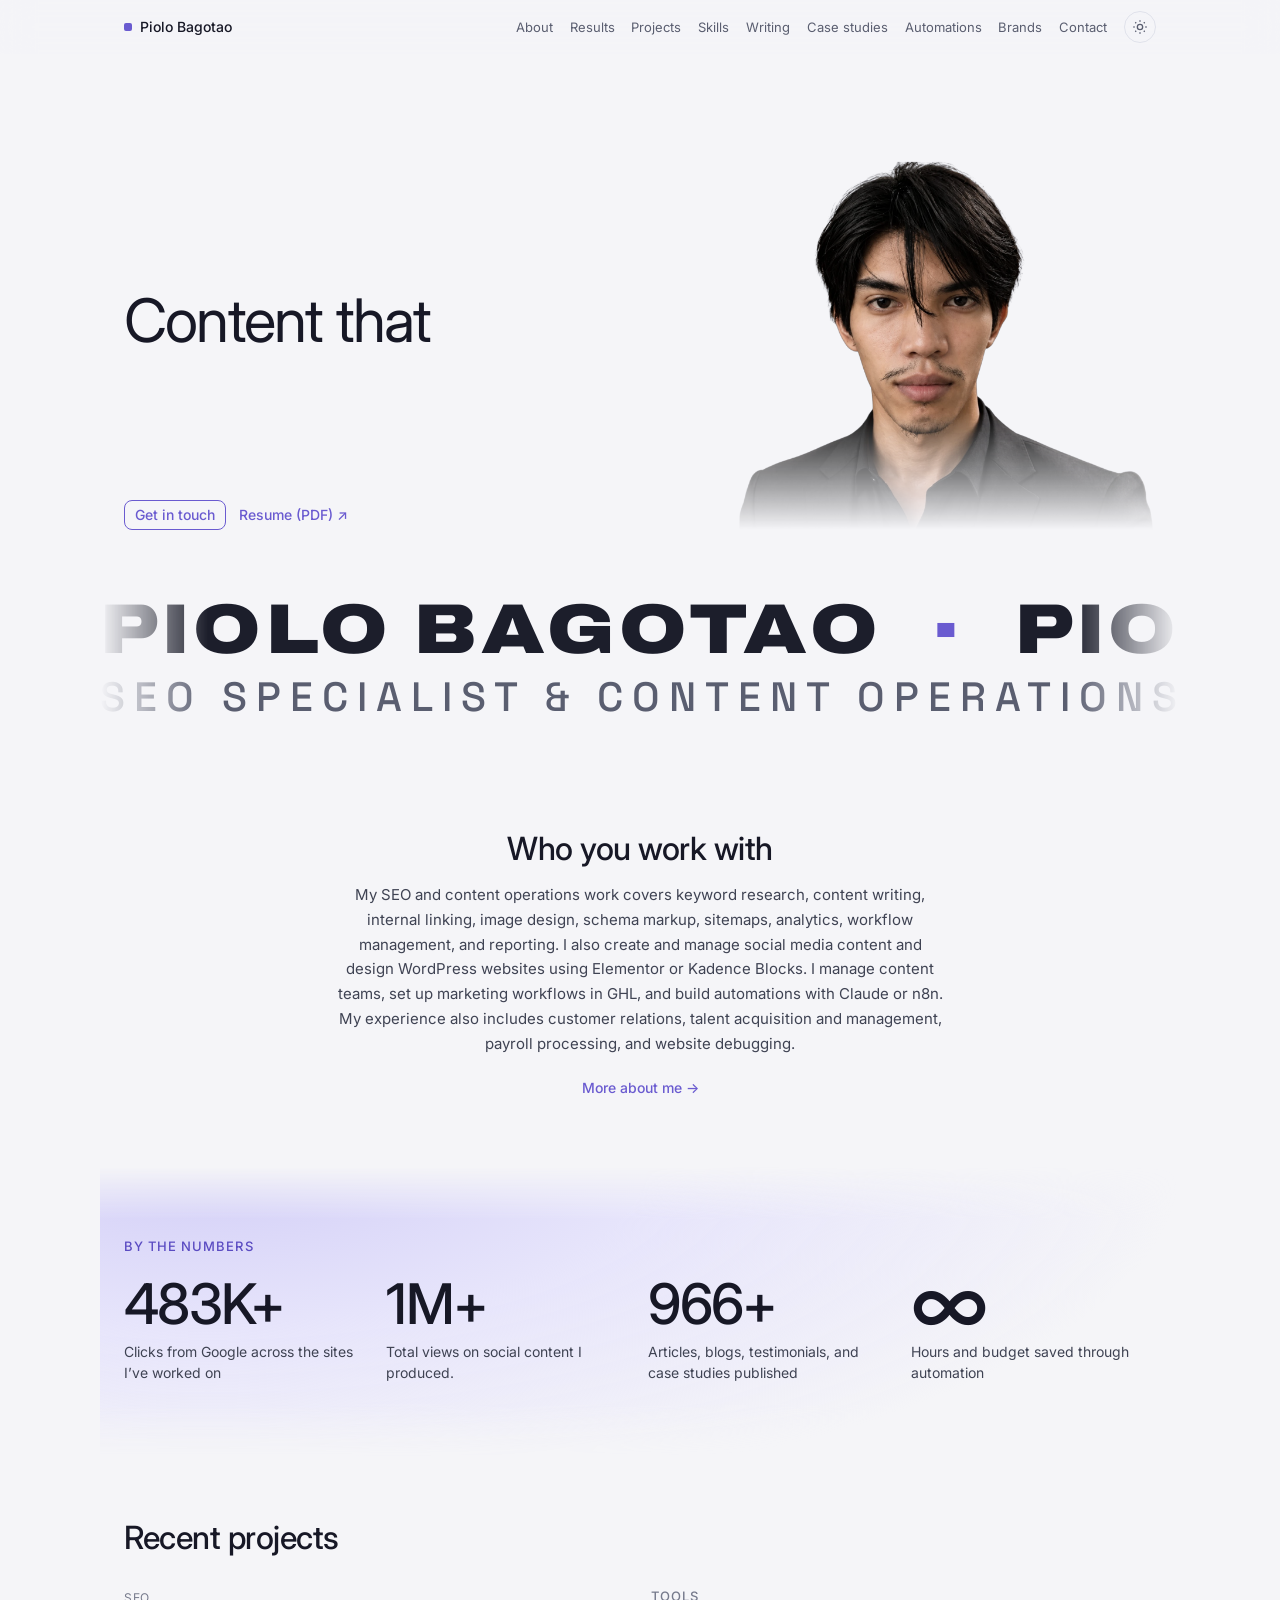
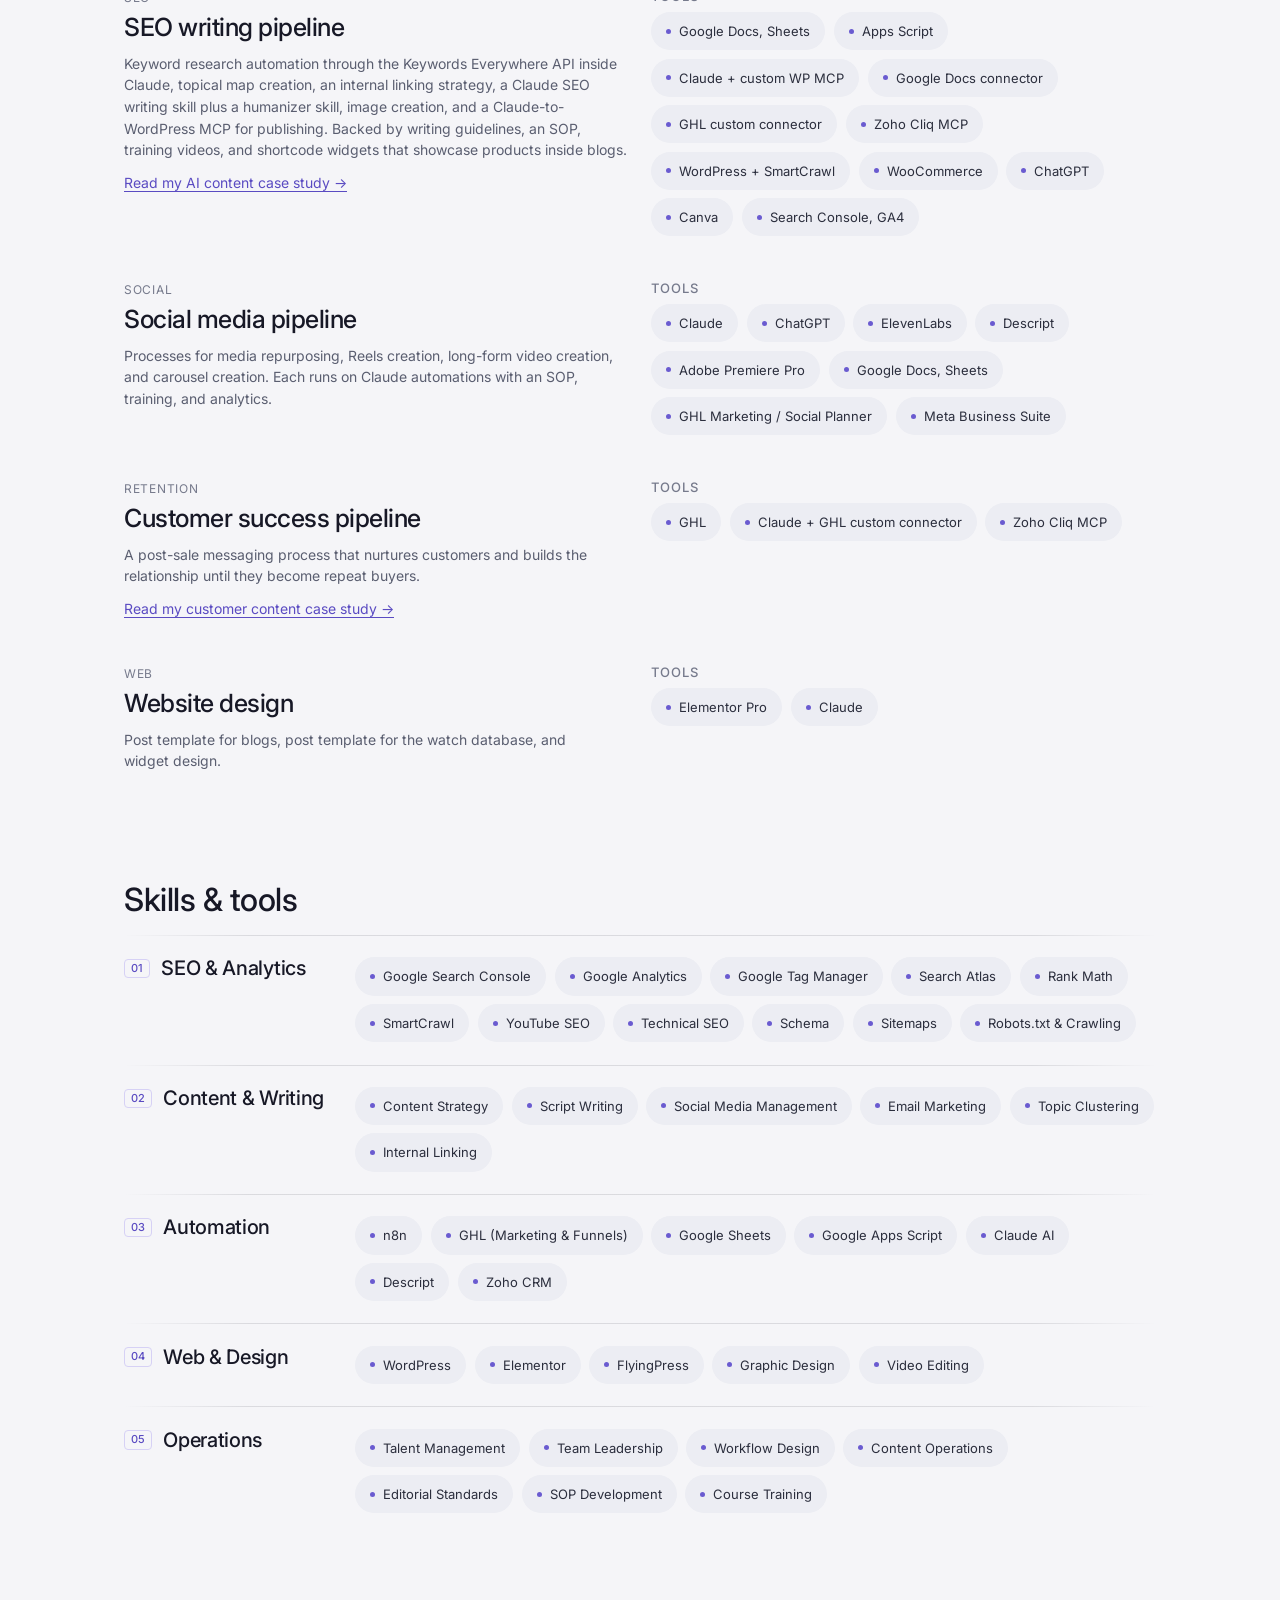
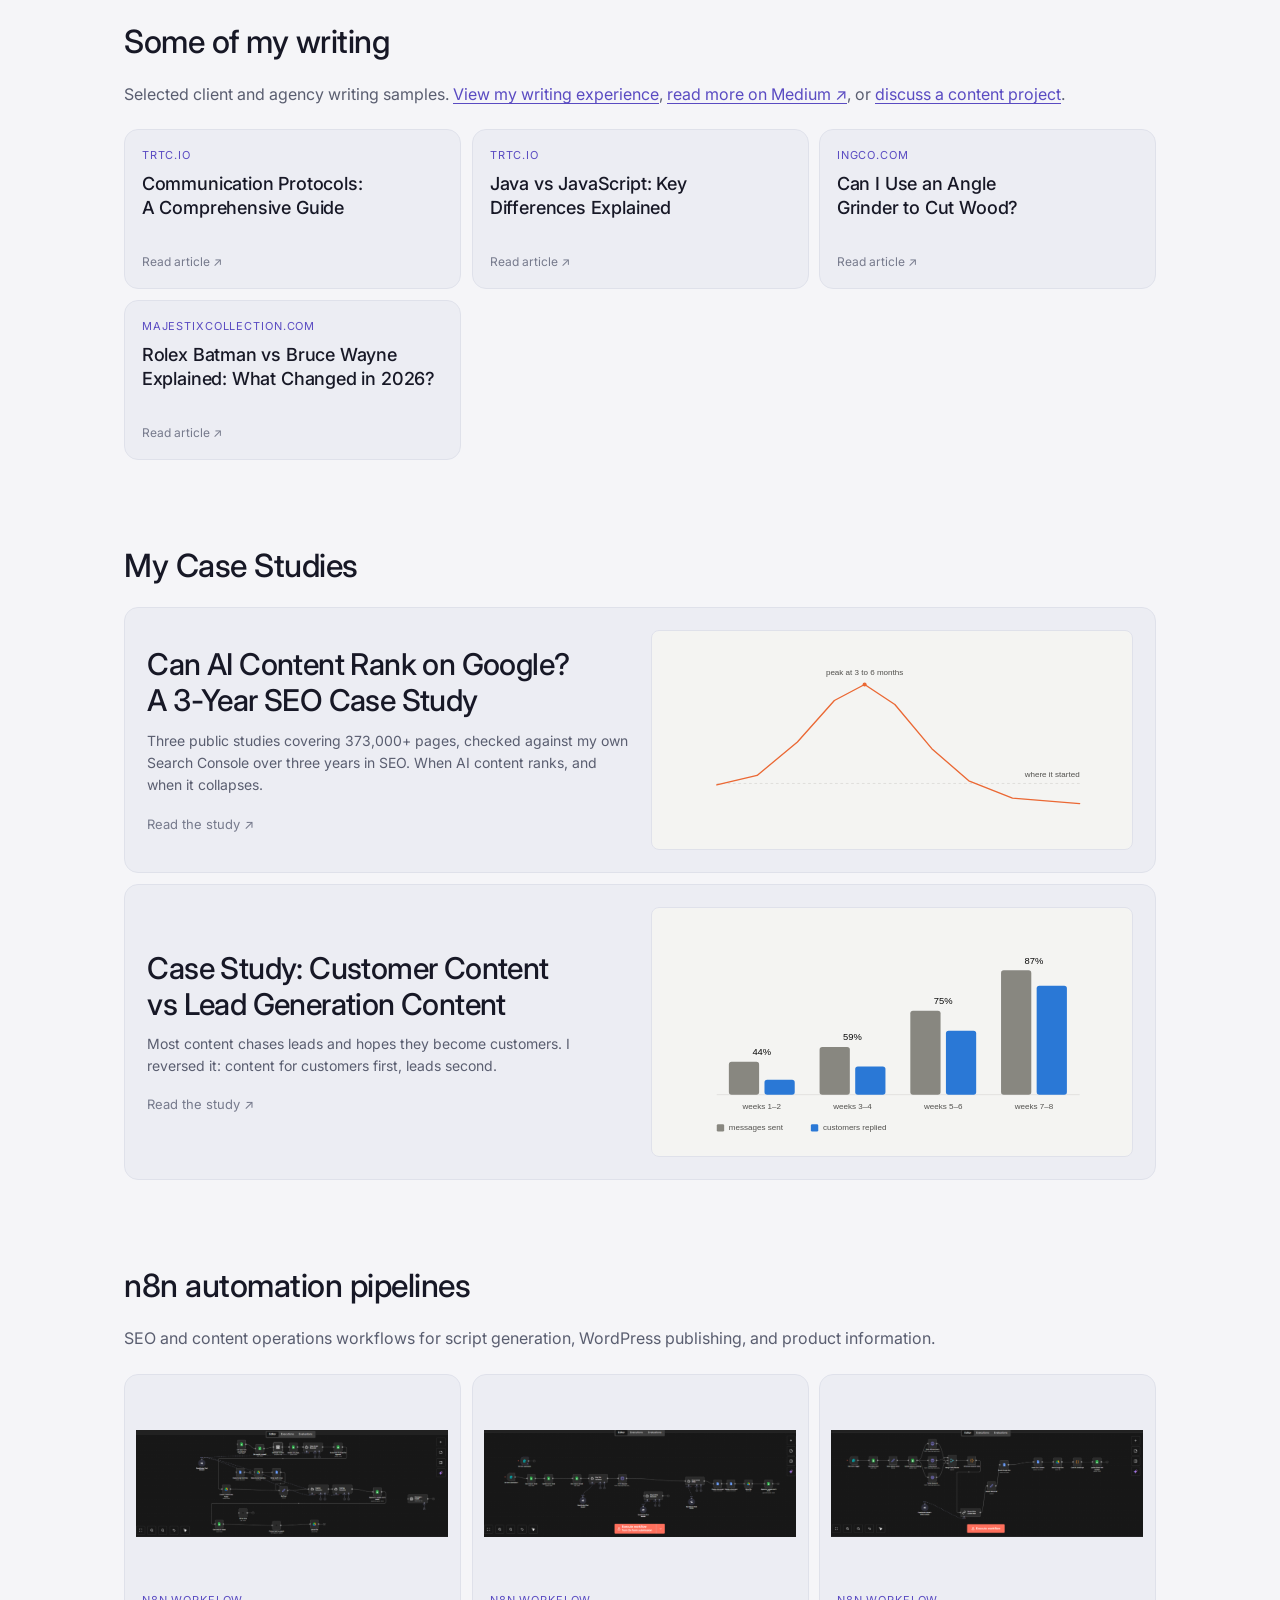
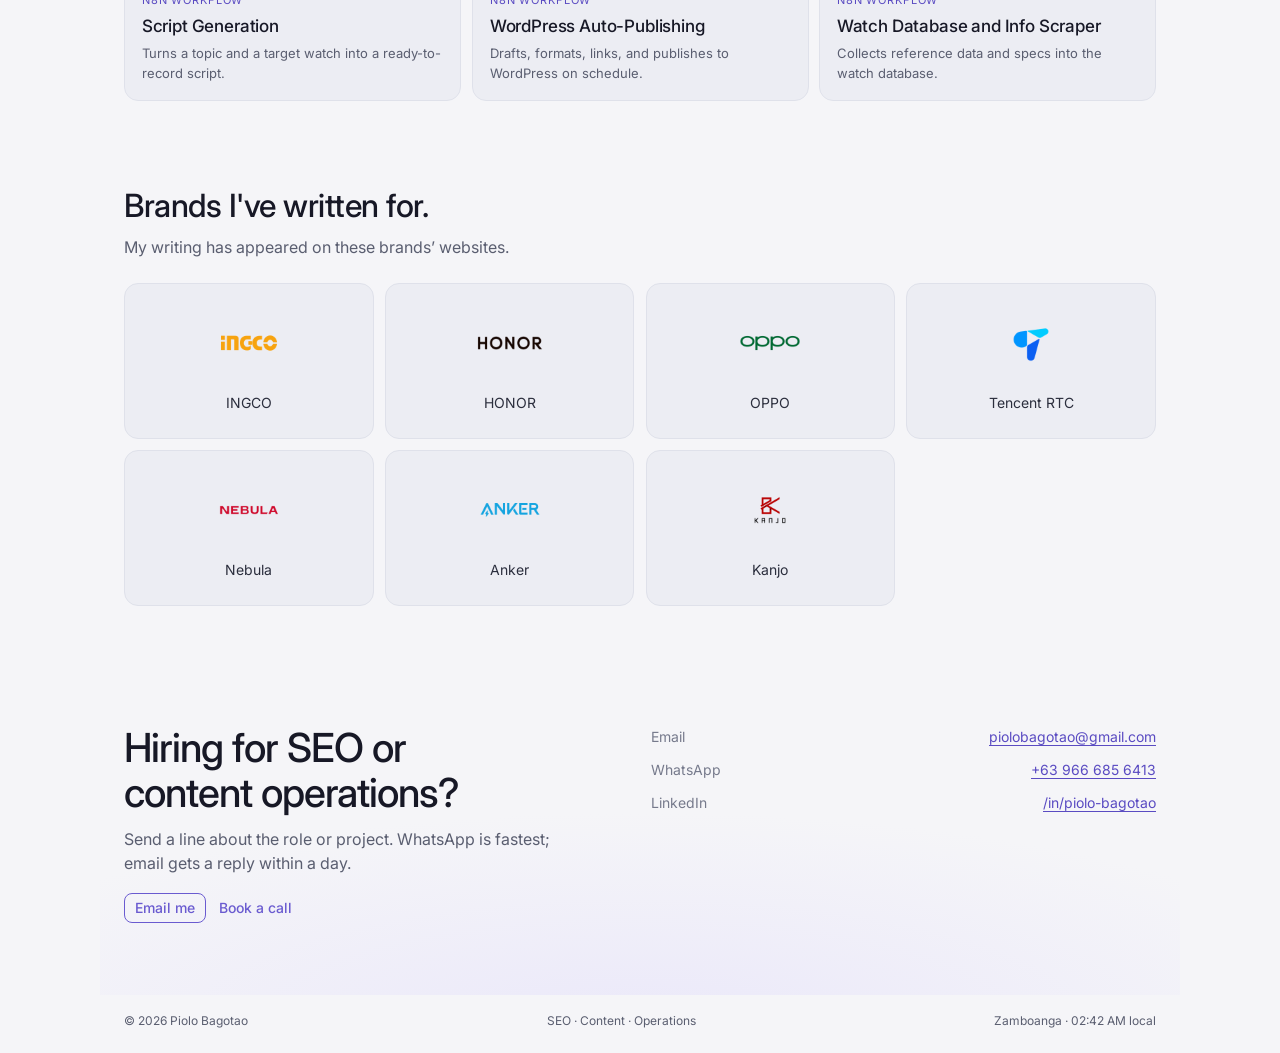
<file: index.html>
<!DOCTYPE html>
<html lang="en">
<head><meta charset="utf-8"><meta name="viewport" content="width=device-width, initial-scale=1"><title>Piolo Bagotao | SEO Specialist &amp; Content Operations</title><link rel="stylesheet" href="assets/theme.css">

  <link rel="stylesheet" href="assets/color-modes.css">

  <link rel="preconnect" href="https://fonts.googleapis.com">
  <link href="https://fonts.googleapis.com/css2?family=Archivo:wdth,wght@100..125,700..900&family=Space+Grotesk:wght@500;700&display=swap" rel="stylesheet">

  <style>
    html{scroll-behavior:smooth}
    a{color:var(--color-accent-300)} a:hover{color:var(--color-accent-400)}
    .navlink{color:var(--color-neutral-400);text-decoration:none;font-size:13px}
    .navlink:hover{color:var(--color-text)}
    .row{display:grid;grid-template-columns:minmax(0,1fr);gap:var(--space-2);padding:var(--space-6) 0}
    @media(min-width:760px){.row{grid-template-columns:160px minmax(0,1fr) auto;gap:var(--space-8)}.skills-grid>div{grid-template-columns:220px minmax(0,1fr)!important;align-items:start}}
    .cardlink{text-decoration:none;color:inherit;display:block}
    .proj:hover .tools,.proj:focus-within .tools{opacity:1!important;transform:none!important}
    @media(hover:none){.proj .tools{opacity:1!important;transform:none!important}}
    .zoomcard:hover{border-color:var(--color-accent-800)!important}
    .zoom{opacity:0;visibility:hidden;transition:opacity .22s ease-out,visibility 0s linear .22s,left .3s cubic-bezier(.2,.7,.2,1),top .3s cubic-bezier(.2,.7,.2,1)}
    .zoom>div{transform:translateX(-8px) scale(.98);transform-origin:left center;transition:transform .3s cubic-bezier(.2,.7,.2,1)}
    .zoom.open{opacity:1;visibility:visible;transition:opacity .22s ease-out,visibility 0s,left 0s,top 0s}
    .zoom.open>div{transform:none}
    .magnet{transition:transform .35s cubic-bezier(.2,.7,.2,1);will-change:transform}
    .tilt{transition:transform .35s cubic-bezier(.2,.7,.2,1),border-color .25s,background .25s;will-change:transform;transform-style:preserve-3d}
    .cursor-glow{position:fixed;left:0;top:0;width:420px;height:420px;border-radius:50%;pointer-events:none;z-index:1;background:radial-gradient(circle,color-mix(in srgb,var(--color-accent) 14%,transparent) 0%,transparent 60%);transform:translate(-50%,-50%);opacity:0;transition:opacity .4s;mix-blend-mode:screen}
    .cursor-glow.on{opacity:1}
    @media(hover:none),(prefers-reduced-motion:reduce){.cursor-glow{display:none}.magnet,.tilt{transform:none!important}}
    .chip:hover{border-color:var(--color-accent)!important;background:var(--color-neutral-800)!important;color:var(--color-text)!important;transform:translateY(-2px)}
    .cardlink:hover{border-color:var(--color-accent-800)!important;background:var(--color-neutral-800)!important}
    .stat{font-size:56px;line-height:1;letter-spacing:-0.03em;font-weight:500}
    @media(max-width:760px){.stat{font-size:40px}.stat[style]{font-size:60px!important;line-height:40px!important;height:40px!important}}
    @keyframes rise{from{opacity:0;transform:translateY(18px)}to{opacity:1;transform:none}}
    @keyframes wordin{0%{opacity:0;transform:translateY(60%);filter:blur(4px)}18%,82%{opacity:1;transform:none;filter:none}100%{opacity:0;transform:translateY(-60%);filter:blur(4px)}}
    .rise{animation:rise .7s cubic-bezier(.2,.7,.2,1) both}
    .reveal{opacity:0;transform:translateY(22px);transition:opacity .7s cubic-bezier(.2,.7,.2,1),transform .7s cubic-bezier(.2,.7,.2,1)}
    .reveal.in{opacity:1;transform:none}
    .reveal .hd{clip-path:inset(0 0 100% 0);transform:translateY(30%);transition:clip-path .8s cubic-bezier(.2,.7,.2,1),transform .8s cubic-bezier(.2,.7,.2,1)}
    .reveal.in .hd{clip-path:inset(0 0 -10% 0);transform:none}
    .reveal.in .stagger:nth-child(n+6){transition-delay:.5s}
    .reveal .tools .chip,.reveal .skills-grid .chip{transition:border-color .25s,transform .25s,background .25s,color .25s}
    .reveal .fig{transform:scale(.96);opacity:0;transition:transform .9s cubic-bezier(.2,.7,.2,1),opacity .9s}
    .reveal.in .fig{transform:none;opacity:1}
    .reveal .fig:nth-child(2){transition-delay:.12s}.reveal .fig:nth-child(3){transition-delay:.24s}
    .reveal .stagger{opacity:0;transform:translateY(16px);transition:opacity .6s cubic-bezier(.2,.7,.2,1),transform .6s cubic-bezier(.2,.7,.2,1)}
    .reveal.in .stagger{opacity:1;transform:none}
    .reveal.in .stagger:nth-child(1){transition-delay:.05s}.reveal.in .stagger:nth-child(2){transition-delay:.15s}.reveal.in .stagger:nth-child(3){transition-delay:.25s}.reveal.in .stagger:nth-child(4){transition-delay:.35s}.reveal.in .stagger:nth-child(5){transition-delay:.45s}
    @media(prefers-reduced-motion:reduce){.reveal .stagger,.reveal .hd,.reveal .fig{opacity:1;transform:none;clip-path:none;transition:none}}
    @keyframes greet{0%{opacity:0;transform:translateY(40%)}25%,75%{opacity:1;transform:none}100%{opacity:0;transform:translateY(-40%)}}
    .greet{display:block;animation:greet .42s cubic-bezier(.2,.7,.2,1) both}
    .preloader{position:fixed;inset:0;z-index:50;background:var(--color-bg);display:grid;place-items:center;transition:transform .8s cubic-bezier(.76,0,.24,1);border-bottom-left-radius:0;border-bottom-right-radius:0}
    .preloader.out{transform:translateY(-100%);border-bottom-left-radius:50% 12vh;border-bottom-right-radius:50% 12vh}
    .word{display:inline-block;animation:wordin 2.6s cubic-bezier(.2,.7,.2,1) both}
    @media(prefers-reduced-motion:reduce){.rise,.reveal,.word{animation:none;transition:none;opacity:1;transform:none}}
  </style>
<script src="assets/color-modes.js"></script>
<link rel="stylesheet" href="assets/portfolio.css"><script defer src="assets/portfolio.js"></script><script defer src="assets/enhancements.js"></script>
  <link rel="canonical" href="https://piolobagotao.vercel.app/">
  <meta name="description" content="Piolo Bagotao — SEO Specialist &amp; Content Operations. Explore SEO strategy, content optimization, internal linking, publishing workflows, case studies, and automations.">
  <meta name="robots" content="index, follow, max-image-preview:large">
  <meta property="og:type" content="profile">
  <meta property="og:site_name" content="Piolo Bagotao">
  <meta property="og:title" content="Piolo Bagotao | SEO Specialist &amp; Content Operations">
  <meta property="og:description" content="Piolo Bagotao — SEO Specialist &amp; Content Operations. Explore SEO strategy, content optimization, internal linking, publishing workflows, case studies, and automations.">
  <meta property="og:url" content="https://piolobagotao.vercel.app/">
  <meta property="og:image" content="https://piolobagotao.vercel.app/assets/piolo.png">
  <meta property="og:image:type" content="image/png">
  <meta property="og:image:width" content="1433">
  <meta property="og:image:height" content="1254">
  <meta property="og:image:alt" content="Piolo Bagotao, SEO Specialist &amp; Content Operations">
  <meta name="twitter:card" content="summary_large_image">
  <meta name="twitter:title" content="Piolo Bagotao | SEO Specialist &amp; Content Operations">
  <meta name="twitter:description" content="Piolo Bagotao — SEO Specialist &amp; Content Operations. Explore SEO strategy, content optimization, internal linking, publishing workflows, case studies, and automations.">
  <meta name="twitter:image" content="https://piolobagotao.vercel.app/assets/piolo.png">
  <meta name="twitter:image:alt" content="Piolo Bagotao, SEO Specialist &amp; Content Operations">
  <script type="application/ld+json">{"@context": "https://schema.org", "@graph": [{"@type": "Person", "@id": "https://piolobagotao.vercel.app/#person", "name": "Piolo Bagotao", "jobTitle": "SEO Specialist & Content Operations", "url": "https://piolobagotao.vercel.app/", "description": "Piolo Bagotao is an SEO Specialist & Content Operations professional specializing in SEO strategy, content optimization, internal linking, publishing workflows, organic search growth, and automation.", "image": "https://piolobagotao.vercel.app/assets/piolo-bagotao-seo-specialist.webp", "sameAs": ["https://www.linkedin.com/in/piolo-bagotao-a421131ba/", "https://medium.com/@piolobagotao"], "alumniOf": {"@type": "CollegeOrUniversity", "name": "Western Mindanao State University"}}, {"@type": "WebSite", "@id": "https://piolobagotao.vercel.app/#website", "url": "https://piolobagotao.vercel.app/", "name": "Piolo Bagotao", "publisher": {"@id": "https://piolobagotao.vercel.app/#person"}, "inLanguage": "en"}, {"@type": "ProfilePage", "@id": "https://piolobagotao.vercel.app/#webpage", "url": "https://piolobagotao.vercel.app/", "name": "Piolo Bagotao | SEO Specialist & Content Operations", "description": "Piolo Bagotao — SEO Specialist & Content Operations. Explore SEO strategy, content optimization, internal linking, publishing workflows, case studies, and automations.", "isPartOf": {"@id": "https://piolobagotao.vercel.app/#website"}, "mainEntity": {"@id": "https://piolobagotao.vercel.app/#person"}, "inLanguage": "en"}]}</script>

<link rel="icon" href="/favicon.ico" sizes="16x16 32x32 48x48">
<link rel="icon" type="image/png" sizes="96x96" href="/favicon.png">
<link rel="apple-touch-icon" sizes="180x180" href="/apple-touch-icon.png">
</head>
<body>
<a class="skip-link" href="#main-content">Skip to content</a>


<div style="min-height:100vh;background:var(--color-bg);color:var(--color-text);font-family:var(--font-body)">

  <div class="preloader" hidden aria-hidden="true"><span class="greet">Kumusta</span></div>

  <div class="cursor-glow " data-glow aria-hidden="true"></div>

  <!-- nav -->
  <nav aria-label="Main navigation" style="position:sticky;top:0;z-index:5;background:color-mix(in srgb,var(--color-bg) 82%,transparent);">
    <span data-progress style="position:absolute;left:0;bottom:-1px;height:1px;width:0;background:linear-gradient(90deg,transparent,var(--color-accent) 30%,var(--color-accent));transform-origin:left;transition:width .1s linear"></span>
    <div style="max-width:1080px;margin:0 auto;padding:var(--space-4) 24px;display:flex;align-items:center;justify-content:space-between;gap:var(--space-6)">
      <a href="#main-content" style="color:var(--color-text);text-decoration:none;font-weight:500;font-size:14px;display:flex;align-items:center;gap:var(--space-3)"><span style="width:8px;height:8px;border-radius:2px;background:var(--color-accent)"></span>Piolo Bagotao</a>
      <div style="display:flex;align-items:center;gap:var(--space-6);flex-wrap:wrap">
        <div style="display:flex;gap:var(--space-6);flex-wrap:wrap">
        <a class="navlink" href="#about">About</a>
        <a class="navlink" href="#results">Results</a>
        <a class="navlink" href="#work">Projects</a>
        <a class="navlink" href="#skills">Skills</a>
        <a class="navlink" href="#writing">Writing</a>
        <a class="navlink" href="#casestudy">Case studies</a>
        <a class="navlink" href="#automations">Automations</a>
        <a class="navlink" href="#brands">Brands</a>
        <a class="navlink" href="#contact">Contact</a>
        </div>
        <button class="theme-toggle" type="button" aria-label="Toggle light mode" data-theme-toggle title="Toggle theme"><svg viewBox="0 0 24 24" fill="none" stroke="currentColor" stroke-width="2" aria-hidden="true"><circle cx="12" cy="12" r="4"/><path d="M12 2v2M12 20v2M4.9 4.9l1.4 1.4M17.7 17.7l1.4 1.4M2 12h2M20 12h2M4.9 19.1l1.4-1.4M17.7 6.3l1.4-1.4"/></svg></button>
      </div>
    </div>
  </nav>

  <main id="main-content" tabindex="-1" style="max-width:1080px;margin:0 auto;padding:0 24px">

    <!-- hero -->
    <section id="top" data-screen-label="Hero" data-hero style="will-change:transform,opacity;transform-origin:50% 100%;display:grid;grid-template-columns:minmax(0,1fr) auto;gap:var(--space-8);align-items:end;padding:56px 0 24px">
      <div style="min-width:0">
        <p class="rise" style="font-size:clamp(36px,5.5vw,60px);line-height:1.05;letter-spacing:-0.03em;margin:0 0 var(--space-8);text-wrap:balance;animation-delay:.16s">Content that<br><span style="display:inline-grid;vertical-align:bottom;color:var(--color-accent-300);overflow:hidden;line-height:1.05"><span aria-hidden="true" style="grid-area:1/1;visibility:hidden">gains followers, likes, comments</span><span class="word" data-hero-word style="grid-area:1/1">shows up in rankings</span></span></p>
        <div class="rise" style="animation-delay:.24s;display:flex;gap:var(--space-3);flex-wrap:wrap;align-items:center">
          <a href="#contact" class="btn btn-primary magnet" style="text-decoration:none">Get in touch</a>
          <a href="assets/piolo-bagotao-resume.pdf" target="_blank" rel="noopener noreferrer" class="btn btn-ghost magnet" style="text-decoration:none">Resume (PDF) ↗</a>
        </div>
      </div>
      <div class="rise" style="animation-delay:.3s;position:relative;width:min(420px,42vw);height:420px;flex:none;display:flex;align-items:flex-end;justify-content:center;overflow:visible;background:transparent">
        <img data-parallax data-look src="assets/piolo-bagotao-seo-specialist.webp" alt="Piolo Bagotao, SEO Specialist &amp; Content Operations" style="position:relative;width:100%;height:100%;object-fit:contain;object-position:center bottom;filter:saturate(0.7);will-change:transform;mask-image:linear-gradient(180deg,#000 72%,transparent 100%);background:transparent" width="1433" height="1254" fetchpriority="high" decoding="async">
      </div>
    </section>


    <!-- marquee -->
    <div style="margin:24px -24px 72px;padding:var(--space-6) 0;overflow:hidden;display:grid;gap:var(--space-4);mask-image:linear-gradient(90deg,transparent,#000 10%,#000 90%,transparent)">
      <div data-marquee="1" style="display:flex;gap:var(--space-12);width:max-content;will-change:transform;font-family:'Archivo',var(--font-heading);font-stretch:118%;font-size:clamp(36px,5.5vw,76px);font-weight:900;letter-spacing:.06em;line-height:1;text-transform:uppercase;color:var(--color-neutral-100);white-space:nowrap">
        <h1 style="font:inherit;font-stretch:inherit;letter-spacing:inherit;line-height:inherit;margin:0;flex:none">Piolo Bagotao</h1><span aria-hidden="true" style="color:var(--color-accent);padding:0 var(--space-6)">·</span><span aria-hidden="true">Piolo Bagotao</span><span aria-hidden="true" style="color:var(--color-accent);padding:0 var(--space-6)">·</span><span aria-hidden="true">Piolo Bagotao</span><span aria-hidden="true" style="color:var(--color-accent);padding:0 var(--space-6)">·</span><span aria-hidden="true">Piolo Bagotao</span><span aria-hidden="true" style="color:var(--color-accent);padding:0 var(--space-6)">·</span>
        <span aria-hidden="true">Piolo Bagotao</span><span aria-hidden="true" style="color:var(--color-accent);padding:0 var(--space-6)">·</span><span aria-hidden="true">Piolo Bagotao</span><span aria-hidden="true" style="color:var(--color-accent);padding:0 var(--space-6)">·</span><span aria-hidden="true">Piolo Bagotao</span><span aria-hidden="true" style="color:var(--color-accent);padding:0 var(--space-6)">·</span><span aria-hidden="true">Piolo Bagotao</span><span aria-hidden="true" style="color:var(--color-accent);padding:0 var(--space-6)">·</span>
      </div>
      <div data-marquee="-1" style="display:flex;gap:var(--space-12);width:max-content;will-change:transform;font-family:'Space Grotesk',var(--font-heading);font-weight:500;font-size:clamp(22px,3.2vw,44px);letter-spacing:.22em;text-transform:uppercase;line-height:1;color:var(--color-neutral-400);white-space:nowrap">
        <p style="font:inherit;font-stretch:inherit;letter-spacing:inherit;line-height:inherit;margin:0;flex:none">SEO Specialist &amp; Content Operations</p><span aria-hidden="true" style="color:var(--color-accent)">•</span><span aria-hidden="true">SEO Specialist &amp; Content Operations</span><span aria-hidden="true" style="color:var(--color-accent)">•</span><span aria-hidden="true">SEO Specialist &amp; Content Operations</span><span aria-hidden="true" style="color:var(--color-accent)">•</span><span aria-hidden="true">SEO Specialist &amp; Content Operations</span><span aria-hidden="true" style="color:var(--color-accent)">•</span>
        <span aria-hidden="true">SEO Specialist &amp; Content Operations</span><span aria-hidden="true" style="color:var(--color-accent)">•</span><span aria-hidden="true">SEO Specialist &amp; Content Operations</span><span aria-hidden="true" style="color:var(--color-accent)">•</span><span aria-hidden="true">SEO Specialist &amp; Content Operations</span><span aria-hidden="true" style="color:var(--color-accent)">•</span><span aria-hidden="true">SEO Specialist &amp; Content Operations</span><span aria-hidden="true" style="color:var(--color-accent)">•</span>
      </div>
    </div>

    <!-- who you work with -->
    <section id="about" class="reveal" data-screen-label="About" style="padding:24px 0 64px;display:grid;justify-items:center;text-align:center;gap:var(--space-6)">
      <h2 class="hd" style="margin:0;text-wrap:balance">Who you work with</h2>
      <p class="stagger" style="margin:0;max-width:68ch;font-size:15px;color:var(--color-neutral-300);line-height:1.65;text-wrap:pretty">My SEO and content operations work covers keyword research, content writing, internal linking, image design, schema markup, sitemaps, analytics, workflow management, and reporting. I also create and manage social media content and design WordPress websites using Elementor or Kadence Blocks. I manage content teams, set up marketing workflows in GHL, and build automations with Claude or n8n. My experience also includes customer relations, talent acquisition and management, payroll processing, and website debugging.</p>
      <a href="about.html" class="btn btn-ghost stagger magnet" style="text-decoration:none">More about me →</a>
    </section>

    <!-- numbers -->
    <section id="results" data-screen-label="Numbers" class="reveal" data-band style="background-attachment:scroll;margin:0 -24px;padding:72px 24px;background:radial-gradient(90% 120% at 10% 0%,var(--color-section-glow) 0%,var(--color-section) 45%,transparent 100%);mask-image:linear-gradient(180deg,transparent,#000 18%,#000 82%,transparent)">
      <div style="max-width:1032px;margin:0 auto">
        <h2 class="hd eyebrow" style="color:var(--color-accent-300);margin-bottom:var(--space-8)">By the numbers</h2>
        <div style="display:grid;grid-template-columns:repeat(auto-fit,minmax(200px,1fr));gap:var(--space-8) var(--space-6)">
          <div class="stagger"><div class="stat" data-count="500" data-suffix="K+">500K+</div><p style="margin:var(--space-3) 0 0;color:var(--color-neutral-300);font-size:14px">Clicks from Google across the sites I’ve worked on</p></div>
          <div class="stagger"><div class="stat" data-count="1" data-suffix="M+">1M+</div><p style="margin:var(--space-3) 0 0;color:var(--color-neutral-300);font-size:14px">Total views on social content I produced.</p></div>
          <div class="stagger"><div class="stat" data-count="1000" data-suffix="+">1,000+</div><p style="margin:var(--space-3) 0 0;color:var(--color-neutral-300);font-size:14px">Articles, blogs, testimonials, and case studies published</p></div>
          <div class="stagger"><div class="stat" style="font-size:84px;line-height:56px;height:56px;display:flex;align-items:center">∞</div><p style="margin:var(--space-3) 0 0;color:var(--color-neutral-300);font-size:14px">Hours and budget saved through automation</p></div>
        </div>
      </div>
    </section>

    <!-- recent projects -->
    <section id="work" class="reveal" data-screen-label="Recent projects" style="padding:64px 0 24px">
      <h2 class="hd" style="margin-bottom:var(--space-4)">Recent projects</h2>
      <div style="display:grid">
        <article id="seo-writing-pipeline" class="stagger proj" style="padding:var(--space-8) 0;display:grid;grid-template-columns:repeat(auto-fit,minmax(260px,1fr));gap:var(--space-8)">
          <div>
            <div style="font-size:12px;letter-spacing:.06em;text-transform:uppercase;color:var(--color-neutral-500)">SEO</div>
            <h3 style="margin:var(--space-2) 0 var(--space-4);letter-spacing:-0.02em;text-wrap:balance">SEO writing pipeline</h3>
            <p style="margin:0;color:var(--color-neutral-400);font-size:14px;text-wrap:pretty">Keyword research automation through the Keywords Everywhere API inside Claude, topical map creation, an internal linking strategy, a Claude SEO writing skill plus a humanizer skill, image creation, and a Claude-to-WordPress MCP for publishing. Backed by writing guidelines, an SOP, training videos, and shortcode widgets that showcase products inside blogs.</p>
            <p class="related-link"><a href="case-study-ai-content.html#mine">Read my AI content case study →</a></p>
          </div>
          <div class="tools" style="font-size:14px;align-self:start;opacity:0;transform:translateY(8px);transition:opacity .4s cubic-bezier(.2,.7,.2,1),transform .4s cubic-bezier(.2,.7,.2,1)">
            <p class="eyebrow" style="color:var(--color-neutral-500);margin-bottom:var(--space-3)">Tools</p>
            <div style="display:flex;flex-wrap:wrap;gap:var(--space-3)"><span class="chip" style="display:inline-flex;align-items:center;gap:8px;font-size:13px;color:var(--color-neutral-200);background:var(--color-neutral-900);border:1px solid transparent;border-radius:999px;padding:8px 14px;transition:border-color .25s,transform .25s,background .25s,color .25s"><span style="width:5px;height:5px;border-radius:50%;background:var(--color-accent)"></span>Google Docs, Sheets</span><span class="chip" style="display:inline-flex;align-items:center;gap:8px;font-size:13px;color:var(--color-neutral-200);background:var(--color-neutral-900);border:1px solid transparent;border-radius:999px;padding:8px 14px;transition:border-color .25s,transform .25s,background .25s,color .25s"><span style="width:5px;height:5px;border-radius:50%;background:var(--color-accent)"></span>Apps Script</span><span class="chip" style="display:inline-flex;align-items:center;gap:8px;font-size:13px;color:var(--color-neutral-200);background:var(--color-neutral-900);border:1px solid transparent;border-radius:999px;padding:8px 14px;transition:border-color .25s,transform .25s,background .25s,color .25s"><span style="width:5px;height:5px;border-radius:50%;background:var(--color-accent)"></span>Claude + custom WP MCP</span><span class="chip" style="display:inline-flex;align-items:center;gap:8px;font-size:13px;color:var(--color-neutral-200);background:var(--color-neutral-900);border:1px solid transparent;border-radius:999px;padding:8px 14px;transition:border-color .25s,transform .25s,background .25s,color .25s"><span style="width:5px;height:5px;border-radius:50%;background:var(--color-accent)"></span>Google Docs connector</span><span class="chip" style="display:inline-flex;align-items:center;gap:8px;font-size:13px;color:var(--color-neutral-200);background:var(--color-neutral-900);border:1px solid transparent;border-radius:999px;padding:8px 14px;transition:border-color .25s,transform .25s,background .25s,color .25s"><span style="width:5px;height:5px;border-radius:50%;background:var(--color-accent)"></span>GHL custom connector</span><span class="chip" style="display:inline-flex;align-items:center;gap:8px;font-size:13px;color:var(--color-neutral-200);background:var(--color-neutral-900);border:1px solid transparent;border-radius:999px;padding:8px 14px;transition:border-color .25s,transform .25s,background .25s,color .25s"><span style="width:5px;height:5px;border-radius:50%;background:var(--color-accent)"></span>Zoho Cliq MCP</span><span class="chip" style="display:inline-flex;align-items:center;gap:8px;font-size:13px;color:var(--color-neutral-200);background:var(--color-neutral-900);border:1px solid transparent;border-radius:999px;padding:8px 14px;transition:border-color .25s,transform .25s,background .25s,color .25s"><span style="width:5px;height:5px;border-radius:50%;background:var(--color-accent)"></span>WordPress + SmartCrawl</span><span class="chip" style="display:inline-flex;align-items:center;gap:8px;font-size:13px;color:var(--color-neutral-200);background:var(--color-neutral-900);border:1px solid transparent;border-radius:999px;padding:8px 14px;transition:border-color .25s,transform .25s,background .25s,color .25s"><span style="width:5px;height:5px;border-radius:50%;background:var(--color-accent)"></span>WooCommerce</span><span class="chip" style="display:inline-flex;align-items:center;gap:8px;font-size:13px;color:var(--color-neutral-200);background:var(--color-neutral-900);border:1px solid transparent;border-radius:999px;padding:8px 14px;transition:border-color .25s,transform .25s,background .25s,color .25s"><span style="width:5px;height:5px;border-radius:50%;background:var(--color-accent)"></span>ChatGPT</span><span class="chip" style="display:inline-flex;align-items:center;gap:8px;font-size:13px;color:var(--color-neutral-200);background:var(--color-neutral-900);border:1px solid transparent;border-radius:999px;padding:8px 14px;transition:border-color .25s,transform .25s,background .25s,color .25s"><span style="width:5px;height:5px;border-radius:50%;background:var(--color-accent)"></span>Canva</span><span class="chip" style="display:inline-flex;align-items:center;gap:8px;font-size:13px;color:var(--color-neutral-200);background:var(--color-neutral-900);border:1px solid transparent;border-radius:999px;padding:8px 14px;transition:border-color .25s,transform .25s,background .25s,color .25s"><span style="width:5px;height:5px;border-radius:50%;background:var(--color-accent)"></span>Search Console, GA4</span></div>
          </div>
        </article>
        <article id="social-media-pipeline" class="stagger proj" style="padding:var(--space-8) 0;display:grid;grid-template-columns:repeat(auto-fit,minmax(260px,1fr));gap:var(--space-8)">
          <div>
            <div style="font-size:12px;letter-spacing:.06em;text-transform:uppercase;color:var(--color-neutral-500)">Social</div>
            <h3 style="margin:var(--space-2) 0 var(--space-4);letter-spacing:-0.02em;text-wrap:balance">Social media pipeline</h3>
            <p style="margin:0;color:var(--color-neutral-400);font-size:14px;text-wrap:pretty">Processes for media repurposing, Reels creation, long-form video creation, and carousel creation. Each runs on Claude automations with an SOP, training, and analytics.</p>
          </div>
          <div class="tools" style="font-size:14px;align-self:start;opacity:0;transform:translateY(8px);transition:opacity .4s cubic-bezier(.2,.7,.2,1),transform .4s cubic-bezier(.2,.7,.2,1)">
            <p class="eyebrow" style="color:var(--color-neutral-500);margin-bottom:var(--space-3)">Tools</p>
            <div style="display:flex;flex-wrap:wrap;gap:var(--space-3)"><span class="chip" style="display:inline-flex;align-items:center;gap:8px;font-size:13px;color:var(--color-neutral-200);background:var(--color-neutral-900);border:1px solid transparent;border-radius:999px;padding:8px 14px;transition:border-color .25s,transform .25s,background .25s,color .25s"><span style="width:5px;height:5px;border-radius:50%;background:var(--color-accent)"></span>Claude</span><span class="chip" style="display:inline-flex;align-items:center;gap:8px;font-size:13px;color:var(--color-neutral-200);background:var(--color-neutral-900);border:1px solid transparent;border-radius:999px;padding:8px 14px;transition:border-color .25s,transform .25s,background .25s,color .25s"><span style="width:5px;height:5px;border-radius:50%;background:var(--color-accent)"></span>ChatGPT</span><span class="chip" style="display:inline-flex;align-items:center;gap:8px;font-size:13px;color:var(--color-neutral-200);background:var(--color-neutral-900);border:1px solid transparent;border-radius:999px;padding:8px 14px;transition:border-color .25s,transform .25s,background .25s,color .25s"><span style="width:5px;height:5px;border-radius:50%;background:var(--color-accent)"></span>ElevenLabs</span><span class="chip" style="display:inline-flex;align-items:center;gap:8px;font-size:13px;color:var(--color-neutral-200);background:var(--color-neutral-900);border:1px solid transparent;border-radius:999px;padding:8px 14px;transition:border-color .25s,transform .25s,background .25s,color .25s"><span style="width:5px;height:5px;border-radius:50%;background:var(--color-accent)"></span>Descript</span><span class="chip" style="display:inline-flex;align-items:center;gap:8px;font-size:13px;color:var(--color-neutral-200);background:var(--color-neutral-900);border:1px solid transparent;border-radius:999px;padding:8px 14px;transition:border-color .25s,transform .25s,background .25s,color .25s"><span style="width:5px;height:5px;border-radius:50%;background:var(--color-accent)"></span>Adobe Premiere Pro</span><span class="chip" style="display:inline-flex;align-items:center;gap:8px;font-size:13px;color:var(--color-neutral-200);background:var(--color-neutral-900);border:1px solid transparent;border-radius:999px;padding:8px 14px;transition:border-color .25s,transform .25s,background .25s,color .25s"><span style="width:5px;height:5px;border-radius:50%;background:var(--color-accent)"></span>Google Docs, Sheets</span><span class="chip" style="display:inline-flex;align-items:center;gap:8px;font-size:13px;color:var(--color-neutral-200);background:var(--color-neutral-900);border:1px solid transparent;border-radius:999px;padding:8px 14px;transition:border-color .25s,transform .25s,background .25s,color .25s"><span style="width:5px;height:5px;border-radius:50%;background:var(--color-accent)"></span>GHL Marketing / Social Planner</span><span class="chip" style="display:inline-flex;align-items:center;gap:8px;font-size:13px;color:var(--color-neutral-200);background:var(--color-neutral-900);border:1px solid transparent;border-radius:999px;padding:8px 14px;transition:border-color .25s,transform .25s,background .25s,color .25s"><span style="width:5px;height:5px;border-radius:50%;background:var(--color-accent)"></span>Meta Business Suite</span></div>
          </div>
        </article>
        <article id="customer-success-pipeline" class="stagger proj" style="padding:var(--space-8) 0;display:grid;grid-template-columns:repeat(auto-fit,minmax(260px,1fr));gap:var(--space-8)">
          <div>
            <div style="font-size:12px;letter-spacing:.06em;text-transform:uppercase;color:var(--color-neutral-500)">Retention</div>
            <h3 style="margin:var(--space-2) 0 var(--space-4);letter-spacing:-0.02em;text-wrap:balance">Customer success pipeline</h3>
            <p style="margin:0;color:var(--color-neutral-400);font-size:14px;text-wrap:pretty">A post-sale messaging process that nurtures customers and builds the relationship until they become repeat buyers.</p>
            <p class="related-link"><a href="case-study-customer-content.html">Read my customer content case study →</a></p>
          </div>
          <div class="tools" style="font-size:14px;align-self:start;opacity:0;transform:translateY(8px);transition:opacity .4s cubic-bezier(.2,.7,.2,1),transform .4s cubic-bezier(.2,.7,.2,1)">
            <p class="eyebrow" style="color:var(--color-neutral-500);margin-bottom:var(--space-3)">Tools</p>
            <div style="display:flex;flex-wrap:wrap;gap:var(--space-3)"><span class="chip" style="display:inline-flex;align-items:center;gap:8px;font-size:13px;color:var(--color-neutral-200);background:var(--color-neutral-900);border:1px solid transparent;border-radius:999px;padding:8px 14px;transition:border-color .25s,transform .25s,background .25s,color .25s"><span style="width:5px;height:5px;border-radius:50%;background:var(--color-accent)"></span>GHL</span><span class="chip" style="display:inline-flex;align-items:center;gap:8px;font-size:13px;color:var(--color-neutral-200);background:var(--color-neutral-900);border:1px solid transparent;border-radius:999px;padding:8px 14px;transition:border-color .25s,transform .25s,background .25s,color .25s"><span style="width:5px;height:5px;border-radius:50%;background:var(--color-accent)"></span>Claude + GHL custom connector</span><span class="chip" style="display:inline-flex;align-items:center;gap:8px;font-size:13px;color:var(--color-neutral-200);background:var(--color-neutral-900);border:1px solid transparent;border-radius:999px;padding:8px 14px;transition:border-color .25s,transform .25s,background .25s,color .25s"><span style="width:5px;height:5px;border-radius:50%;background:var(--color-accent)"></span>Zoho Cliq MCP</span></div>
          </div>
        </article>
        <article id="website-design" class="stagger proj" style="padding:var(--space-8) 0;display:grid;grid-template-columns:repeat(auto-fit,minmax(260px,1fr));gap:var(--space-8)">
          <div>
            <div style="font-size:12px;letter-spacing:.06em;text-transform:uppercase;color:var(--color-neutral-500)">Web</div>
            <h3 style="margin:var(--space-2) 0 var(--space-4);letter-spacing:-0.02em;text-wrap:balance">Website design</h3>
            <p style="margin:0;color:var(--color-neutral-400);font-size:14px;text-wrap:pretty">Post template for blogs, post template for the watch database, and widget design.</p>
          </div>
          <div class="tools" style="font-size:14px;align-self:start;opacity:0;transform:translateY(8px);transition:opacity .4s cubic-bezier(.2,.7,.2,1),transform .4s cubic-bezier(.2,.7,.2,1)">
            <p class="eyebrow" style="color:var(--color-neutral-500);margin-bottom:var(--space-3)">Tools</p>
            <div style="display:flex;flex-wrap:wrap;gap:var(--space-3)"><span class="chip" style="display:inline-flex;align-items:center;gap:8px;font-size:13px;color:var(--color-neutral-200);background:var(--color-neutral-900);border:1px solid transparent;border-radius:999px;padding:8px 14px;transition:border-color .25s,transform .25s,background .25s,color .25s"><span style="width:5px;height:5px;border-radius:50%;background:var(--color-accent)"></span>Elementor Pro</span><span class="chip" style="display:inline-flex;align-items:center;gap:8px;font-size:13px;color:var(--color-neutral-200);background:var(--color-neutral-900);border:1px solid transparent;border-radius:999px;padding:8px 14px;transition:border-color .25s,transform .25s,background .25s,color .25s"><span style="width:5px;height:5px;border-radius:50%;background:var(--color-accent)"></span>Claude</span></div>
          </div>
        </article>
      </div>
    </section>

    <!-- skills -->
    <section id="skills" class="reveal" data-screen-label="Skills" style="padding:64px 0 24px">
      <h2 class="hd" style="margin-bottom:var(--space-6)">Skills &amp; tools</h2>
      <div class="skills-grid" style="display:grid">
        <div class="stagger" style="display:grid;grid-template-columns:minmax(0,1fr);gap:var(--space-4);padding:var(--space-8) 0;background:linear-gradient(90deg,transparent,var(--color-divider) 12%,var(--color-divider) 88%,transparent) top/100% 1px no-repeat">
          <div style="display:flex;align-items:center;gap:var(--space-4)">
            <span style="font-size:11px;font-weight:500;color:var(--color-accent-300);border:1px solid var(--color-accent-800);border-radius:var(--radius-sm);padding:2px 6px;line-height:1.2">01</span>
            <h3 class="legacy-h4" style="margin:0">SEO & Analytics</h3>
          </div>
          <div style="display:flex;flex-wrap:wrap;gap:var(--space-3)"><span class="chip" style="display:inline-flex;align-items:center;gap:8px;font-size:13px;color:var(--color-neutral-200);background:var(--color-neutral-900);border:1px solid transparent;border-radius:999px;padding:8px 14px;transition:border-color .25s,transform .25s,background .25s,color .25s"><span style="width:5px;height:5px;border-radius:50%;background:var(--color-accent)"></span>Google Search Console</span><span class="chip" style="display:inline-flex;align-items:center;gap:8px;font-size:13px;color:var(--color-neutral-200);background:var(--color-neutral-900);border:1px solid transparent;border-radius:999px;padding:8px 14px;transition:border-color .25s,transform .25s,background .25s,color .25s"><span style="width:5px;height:5px;border-radius:50%;background:var(--color-accent)"></span>Google Analytics</span><span class="chip" style="display:inline-flex;align-items:center;gap:8px;font-size:13px;color:var(--color-neutral-200);background:var(--color-neutral-900);border:1px solid transparent;border-radius:999px;padding:8px 14px;transition:border-color .25s,transform .25s,background .25s,color .25s"><span style="width:5px;height:5px;border-radius:50%;background:var(--color-accent)"></span>Google Tag Manager</span><span class="chip" style="display:inline-flex;align-items:center;gap:8px;font-size:13px;color:var(--color-neutral-200);background:var(--color-neutral-900);border:1px solid transparent;border-radius:999px;padding:8px 14px;transition:border-color .25s,transform .25s,background .25s,color .25s"><span style="width:5px;height:5px;border-radius:50%;background:var(--color-accent)"></span>Search Atlas</span><span class="chip" style="display:inline-flex;align-items:center;gap:8px;font-size:13px;color:var(--color-neutral-200);background:var(--color-neutral-900);border:1px solid transparent;border-radius:999px;padding:8px 14px;transition:border-color .25s,transform .25s,background .25s,color .25s"><span style="width:5px;height:5px;border-radius:50%;background:var(--color-accent)"></span>Rank Math</span><span class="chip" style="display:inline-flex;align-items:center;gap:8px;font-size:13px;color:var(--color-neutral-200);background:var(--color-neutral-900);border:1px solid transparent;border-radius:999px;padding:8px 14px;transition:border-color .25s,transform .25s,background .25s,color .25s"><span style="width:5px;height:5px;border-radius:50%;background:var(--color-accent)"></span>SmartCrawl</span><span class="chip" style="display:inline-flex;align-items:center;gap:8px;font-size:13px;color:var(--color-neutral-200);background:var(--color-neutral-900);border:1px solid transparent;border-radius:999px;padding:8px 14px;transition:border-color .25s,transform .25s,background .25s,color .25s"><span style="width:5px;height:5px;border-radius:50%;background:var(--color-accent)"></span>YouTube SEO</span><span class="chip" style="display:inline-flex;align-items:center;gap:8px;font-size:13px;color:var(--color-neutral-200);background:var(--color-neutral-900);border:1px solid transparent;border-radius:999px;padding:8px 14px;transition:border-color .25s,transform .25s,background .25s,color .25s"><span style="width:5px;height:5px;border-radius:50%;background:var(--color-accent)"></span>Technical SEO</span><span class="chip" style="display:inline-flex;align-items:center;gap:8px;font-size:13px;color:var(--color-neutral-200);background:var(--color-neutral-900);border:1px solid transparent;border-radius:999px;padding:8px 14px;transition:border-color .25s,transform .25s,background .25s,color .25s"><span style="width:5px;height:5px;border-radius:50%;background:var(--color-accent)"></span>Schema</span><span class="chip" style="display:inline-flex;align-items:center;gap:8px;font-size:13px;color:var(--color-neutral-200);background:var(--color-neutral-900);border:1px solid transparent;border-radius:999px;padding:8px 14px;transition:border-color .25s,transform .25s,background .25s,color .25s"><span style="width:5px;height:5px;border-radius:50%;background:var(--color-accent)"></span>Sitemaps</span><span class="chip" style="display:inline-flex;align-items:center;gap:8px;font-size:13px;color:var(--color-neutral-200);background:var(--color-neutral-900);border:1px solid transparent;border-radius:999px;padding:8px 14px;transition:border-color .25s,transform .25s,background .25s,color .25s"><span style="width:5px;height:5px;border-radius:50%;background:var(--color-accent)"></span>Robots.txt & Crawling</span></div>
        </div>
        <div class="stagger" style="display:grid;grid-template-columns:minmax(0,1fr);gap:var(--space-4);padding:var(--space-8) 0;background:linear-gradient(90deg,transparent,var(--color-divider) 12%,var(--color-divider) 88%,transparent) top/100% 1px no-repeat">
          <div style="display:flex;align-items:center;gap:var(--space-4)">
            <span style="font-size:11px;font-weight:500;color:var(--color-accent-300);border:1px solid var(--color-accent-800);border-radius:var(--radius-sm);padding:2px 6px;line-height:1.2">02</span>
            <h3 class="legacy-h4" style="margin:0">Content & Writing</h3>
          </div>
          <div style="display:flex;flex-wrap:wrap;gap:var(--space-3)"><span class="chip" style="display:inline-flex;align-items:center;gap:8px;font-size:13px;color:var(--color-neutral-200);background:var(--color-neutral-900);border:1px solid transparent;border-radius:999px;padding:8px 14px;transition:border-color .25s,transform .25s,background .25s,color .25s"><span style="width:5px;height:5px;border-radius:50%;background:var(--color-accent)"></span>Content Strategy</span><span class="chip" style="display:inline-flex;align-items:center;gap:8px;font-size:13px;color:var(--color-neutral-200);background:var(--color-neutral-900);border:1px solid transparent;border-radius:999px;padding:8px 14px;transition:border-color .25s,transform .25s,background .25s,color .25s"><span style="width:5px;height:5px;border-radius:50%;background:var(--color-accent)"></span>Script Writing</span><span class="chip" style="display:inline-flex;align-items:center;gap:8px;font-size:13px;color:var(--color-neutral-200);background:var(--color-neutral-900);border:1px solid transparent;border-radius:999px;padding:8px 14px;transition:border-color .25s,transform .25s,background .25s,color .25s"><span style="width:5px;height:5px;border-radius:50%;background:var(--color-accent)"></span>Social Media Management</span><span class="chip" style="display:inline-flex;align-items:center;gap:8px;font-size:13px;color:var(--color-neutral-200);background:var(--color-neutral-900);border:1px solid transparent;border-radius:999px;padding:8px 14px;transition:border-color .25s,transform .25s,background .25s,color .25s"><span style="width:5px;height:5px;border-radius:50%;background:var(--color-accent)"></span>Email Marketing</span><span class="chip" style="display:inline-flex;align-items:center;gap:8px;font-size:13px;color:var(--color-neutral-200);background:var(--color-neutral-900);border:1px solid transparent;border-radius:999px;padding:8px 14px;transition:border-color .25s,transform .25s,background .25s,color .25s"><span style="width:5px;height:5px;border-radius:50%;background:var(--color-accent)"></span>Topic Clustering</span><span class="chip" style="display:inline-flex;align-items:center;gap:8px;font-size:13px;color:var(--color-neutral-200);background:var(--color-neutral-900);border:1px solid transparent;border-radius:999px;padding:8px 14px;transition:border-color .25s,transform .25s,background .25s,color .25s"><span style="width:5px;height:5px;border-radius:50%;background:var(--color-accent)"></span>Internal Linking</span></div>
        </div>
        <div class="stagger" style="display:grid;grid-template-columns:minmax(0,1fr);gap:var(--space-4);padding:var(--space-8) 0;background:linear-gradient(90deg,transparent,var(--color-divider) 12%,var(--color-divider) 88%,transparent) top/100% 1px no-repeat">
          <div style="display:flex;align-items:center;gap:var(--space-4)">
            <span style="font-size:11px;font-weight:500;color:var(--color-accent-300);border:1px solid var(--color-accent-800);border-radius:var(--radius-sm);padding:2px 6px;line-height:1.2">03</span>
            <h3 class="legacy-h4" style="margin:0">Automation</h3>
          </div>
          <div style="display:flex;flex-wrap:wrap;gap:var(--space-3)"><span class="chip" style="display:inline-flex;align-items:center;gap:8px;font-size:13px;color:var(--color-neutral-200);background:var(--color-neutral-900);border:1px solid transparent;border-radius:999px;padding:8px 14px;transition:border-color .25s,transform .25s,background .25s,color .25s"><span style="width:5px;height:5px;border-radius:50%;background:var(--color-accent)"></span>n8n</span><span class="chip" style="display:inline-flex;align-items:center;gap:8px;font-size:13px;color:var(--color-neutral-200);background:var(--color-neutral-900);border:1px solid transparent;border-radius:999px;padding:8px 14px;transition:border-color .25s,transform .25s,background .25s,color .25s"><span style="width:5px;height:5px;border-radius:50%;background:var(--color-accent)"></span>GHL (Marketing & Funnels)</span><span class="chip" style="display:inline-flex;align-items:center;gap:8px;font-size:13px;color:var(--color-neutral-200);background:var(--color-neutral-900);border:1px solid transparent;border-radius:999px;padding:8px 14px;transition:border-color .25s,transform .25s,background .25s,color .25s"><span style="width:5px;height:5px;border-radius:50%;background:var(--color-accent)"></span>Google Sheets</span><span class="chip" style="display:inline-flex;align-items:center;gap:8px;font-size:13px;color:var(--color-neutral-200);background:var(--color-neutral-900);border:1px solid transparent;border-radius:999px;padding:8px 14px;transition:border-color .25s,transform .25s,background .25s,color .25s"><span style="width:5px;height:5px;border-radius:50%;background:var(--color-accent)"></span>Google Apps Script</span><span class="chip" style="display:inline-flex;align-items:center;gap:8px;font-size:13px;color:var(--color-neutral-200);background:var(--color-neutral-900);border:1px solid transparent;border-radius:999px;padding:8px 14px;transition:border-color .25s,transform .25s,background .25s,color .25s"><span style="width:5px;height:5px;border-radius:50%;background:var(--color-accent)"></span>Claude AI</span><span class="chip" style="display:inline-flex;align-items:center;gap:8px;font-size:13px;color:var(--color-neutral-200);background:var(--color-neutral-900);border:1px solid transparent;border-radius:999px;padding:8px 14px;transition:border-color .25s,transform .25s,background .25s,color .25s"><span style="width:5px;height:5px;border-radius:50%;background:var(--color-accent)"></span>Descript</span><span class="chip" style="display:inline-flex;align-items:center;gap:8px;font-size:13px;color:var(--color-neutral-200);background:var(--color-neutral-900);border:1px solid transparent;border-radius:999px;padding:8px 14px;transition:border-color .25s,transform .25s,background .25s,color .25s"><span style="width:5px;height:5px;border-radius:50%;background:var(--color-accent)"></span>Zoho CRM</span></div>
        </div>
        <div class="stagger" style="display:grid;grid-template-columns:minmax(0,1fr);gap:var(--space-4);padding:var(--space-8) 0;background:linear-gradient(90deg,transparent,var(--color-divider) 12%,var(--color-divider) 88%,transparent) top/100% 1px no-repeat">
          <div style="display:flex;align-items:center;gap:var(--space-4)">
            <span style="font-size:11px;font-weight:500;color:var(--color-accent-300);border:1px solid var(--color-accent-800);border-radius:var(--radius-sm);padding:2px 6px;line-height:1.2">04</span>
            <h3 class="legacy-h4" style="margin:0">Web & Design</h3>
          </div>
          <div style="display:flex;flex-wrap:wrap;gap:var(--space-3)"><span class="chip" style="display:inline-flex;align-items:center;gap:8px;font-size:13px;color:var(--color-neutral-200);background:var(--color-neutral-900);border:1px solid transparent;border-radius:999px;padding:8px 14px;transition:border-color .25s,transform .25s,background .25s,color .25s"><span style="width:5px;height:5px;border-radius:50%;background:var(--color-accent)"></span>WordPress</span><span class="chip" style="display:inline-flex;align-items:center;gap:8px;font-size:13px;color:var(--color-neutral-200);background:var(--color-neutral-900);border:1px solid transparent;border-radius:999px;padding:8px 14px;transition:border-color .25s,transform .25s,background .25s,color .25s"><span style="width:5px;height:5px;border-radius:50%;background:var(--color-accent)"></span>Elementor</span><span class="chip" style="display:inline-flex;align-items:center;gap:8px;font-size:13px;color:var(--color-neutral-200);background:var(--color-neutral-900);border:1px solid transparent;border-radius:999px;padding:8px 14px;transition:border-color .25s,transform .25s,background .25s,color .25s"><span style="width:5px;height:5px;border-radius:50%;background:var(--color-accent)"></span>FlyingPress</span><span class="chip" style="display:inline-flex;align-items:center;gap:8px;font-size:13px;color:var(--color-neutral-200);background:var(--color-neutral-900);border:1px solid transparent;border-radius:999px;padding:8px 14px;transition:border-color .25s,transform .25s,background .25s,color .25s"><span style="width:5px;height:5px;border-radius:50%;background:var(--color-accent)"></span>Graphic Design</span><span class="chip" style="display:inline-flex;align-items:center;gap:8px;font-size:13px;color:var(--color-neutral-200);background:var(--color-neutral-900);border:1px solid transparent;border-radius:999px;padding:8px 14px;transition:border-color .25s,transform .25s,background .25s,color .25s"><span style="width:5px;height:5px;border-radius:50%;background:var(--color-accent)"></span>Video Editing</span></div>
        </div>
        <div class="stagger" style="display:grid;grid-template-columns:minmax(0,1fr);gap:var(--space-4);padding:var(--space-8) 0;background:linear-gradient(90deg,transparent,var(--color-divider) 12%,var(--color-divider) 88%,transparent) top/100% 1px no-repeat">
          <div style="display:flex;align-items:center;gap:var(--space-4)">
            <span style="font-size:11px;font-weight:500;color:var(--color-accent-300);border:1px solid var(--color-accent-800);border-radius:var(--radius-sm);padding:2px 6px;line-height:1.2">05</span>
            <h3 class="legacy-h4" style="margin:0">Operations</h3>
          </div>
          <div style="display:flex;flex-wrap:wrap;gap:var(--space-3)"><span class="chip" style="display:inline-flex;align-items:center;gap:8px;font-size:13px;color:var(--color-neutral-200);background:var(--color-neutral-900);border:1px solid transparent;border-radius:999px;padding:8px 14px;transition:border-color .25s,transform .25s,background .25s,color .25s"><span style="width:5px;height:5px;border-radius:50%;background:var(--color-accent)"></span>Talent Management</span><span class="chip" style="display:inline-flex;align-items:center;gap:8px;font-size:13px;color:var(--color-neutral-200);background:var(--color-neutral-900);border:1px solid transparent;border-radius:999px;padding:8px 14px;transition:border-color .25s,transform .25s,background .25s,color .25s"><span style="width:5px;height:5px;border-radius:50%;background:var(--color-accent)"></span>Team Leadership</span><span class="chip" style="display:inline-flex;align-items:center;gap:8px;font-size:13px;color:var(--color-neutral-200);background:var(--color-neutral-900);border:1px solid transparent;border-radius:999px;padding:8px 14px;transition:border-color .25s,transform .25s,background .25s,color .25s"><span style="width:5px;height:5px;border-radius:50%;background:var(--color-accent)"></span>Workflow Design</span><span class="chip" style="display:inline-flex;align-items:center;gap:8px;font-size:13px;color:var(--color-neutral-200);background:var(--color-neutral-900);border:1px solid transparent;border-radius:999px;padding:8px 14px;transition:border-color .25s,transform .25s,background .25s,color .25s"><span style="width:5px;height:5px;border-radius:50%;background:var(--color-accent)"></span>Content Operations</span><span class="chip" style="display:inline-flex;align-items:center;gap:8px;font-size:13px;color:var(--color-neutral-200);background:var(--color-neutral-900);border:1px solid transparent;border-radius:999px;padding:8px 14px;transition:border-color .25s,transform .25s,background .25s,color .25s"><span style="width:5px;height:5px;border-radius:50%;background:var(--color-accent)"></span>Editorial Standards</span><span class="chip" style="display:inline-flex;align-items:center;gap:8px;font-size:13px;color:var(--color-neutral-200);background:var(--color-neutral-900);border:1px solid transparent;border-radius:999px;padding:8px 14px;transition:border-color .25s,transform .25s,background .25s,color .25s"><span style="width:5px;height:5px;border-radius:50%;background:var(--color-accent)"></span>SOP Development</span><span class="chip" style="display:inline-flex;align-items:center;gap:8px;font-size:13px;color:var(--color-neutral-200);background:var(--color-neutral-900);border:1px solid transparent;border-radius:999px;padding:8px 14px;transition:border-color .25s,transform .25s,background .25s,color .25s"><span style="width:5px;height:5px;border-radius:50%;background:var(--color-accent)"></span>Course Training</span></div>
        </div>
      </div>
    </section>

    <!-- writing -->
    <section id="writing" class="reveal" data-screen-label="Writing" style="padding:64px 0 24px">
      <h2 class="hd" style="margin-bottom:var(--space-8)">Some of my writing</h2>
      <p class="section-intro">Selected client and agency writing samples. <a href="about.html#experience">View my writing experience</a>, <a href="https://medium.com/@piolobagotao" target="_blank" rel="me noopener noreferrer">read more on Medium ↗</a>, or <a href="#contact">discuss a content project</a>.</p>
      <div style="display:grid;grid-template-columns:repeat(auto-fit,minmax(280px,1fr));gap:var(--space-4)">
        <a class="cardlink stagger tilt" href="https://trtc.io/blog/details/communication-protocols" target="_blank" rel="noreferrer" style="display:flex;flex-direction:column;justify-content:space-between;gap:var(--space-10);min-height:160px;padding:var(--space-6);border-radius:var(--radius-lg);background:var(--color-neutral-900);border:1px solid var(--color-neutral-800)">
          <div style="display:grid;gap:var(--space-3)">
            <span style="font-size:11px;letter-spacing:.08em;text-transform:uppercase;color:var(--color-accent-300)">trtc.io</span>
            <span style="font-size:18px;font-weight:500;letter-spacing:-0.01em;line-height:1.3;text-wrap:balance">Communication Protocols: A Comprehensive Guide</span>
          </div>
          <span style="font-size:12px;color:var(--color-neutral-500)">Read article ↗</span>
        </a>
        <a class="cardlink stagger tilt" href="https://trtc.io/blog/details/java-vs-javascript" target="_blank" rel="noreferrer" style="display:flex;flex-direction:column;justify-content:space-between;gap:var(--space-10);min-height:160px;padding:var(--space-6);border-radius:var(--radius-lg);background:var(--color-neutral-900);border:1px solid var(--color-neutral-800)">
          <div style="display:grid;gap:var(--space-3)">
            <span style="font-size:11px;letter-spacing:.08em;text-transform:uppercase;color:var(--color-accent-300)">trtc.io</span>
            <span style="font-size:18px;font-weight:500;letter-spacing:-0.01em;line-height:1.3;text-wrap:balance">Java vs JavaScript: Key Differences Explained</span>
          </div>
          <span style="font-size:12px;color:var(--color-neutral-500)">Read article ↗</span>
        </a>
        <a class="cardlink stagger tilt" href="https://www.ingco.com/blog/can-i-use-angle-grinder-to-cut-wood" target="_blank" rel="noreferrer" style="display:flex;flex-direction:column;justify-content:space-between;gap:var(--space-10);min-height:160px;padding:var(--space-6);border-radius:var(--radius-lg);background:var(--color-neutral-900);border:1px solid var(--color-neutral-800)">
          <div style="display:grid;gap:var(--space-3)">
            <span style="font-size:11px;letter-spacing:.08em;text-transform:uppercase;color:var(--color-accent-300)">ingco.com</span>
            <span style="font-size:18px;font-weight:500;letter-spacing:-0.01em;line-height:1.3;text-wrap:balance">Can I Use an Angle Grinder to Cut Wood?</span>
          </div>
          <span style="font-size:12px;color:var(--color-neutral-500)">Read article ↗</span>
        </a>
        <a class="cardlink stagger tilt" href="https://majestixcollection.com/blog/rolex-batman-vs-bruce-wayne/" target="_blank" rel="noreferrer" style="display:flex;flex-direction:column;justify-content:space-between;gap:var(--space-10);min-height:160px;padding:var(--space-6);border-radius:var(--radius-lg);background:var(--color-neutral-900);border:1px solid var(--color-neutral-800)">
          <div style="display:grid;gap:var(--space-3)">
            <span style="font-size:11px;letter-spacing:.08em;text-transform:uppercase;color:var(--color-accent-300)">majestixcollection.com</span>
            <span style="font-size:18px;font-weight:500;letter-spacing:-0.01em;line-height:1.3;text-wrap:balance">Rolex Batman vs Bruce Wayne Explained: What Changed in 2026?</span>
          </div>
          <span style="font-size:12px;color:var(--color-neutral-500)">Read article ↗</span>
        </a>
      </div>
    </section>

    <!-- case study -->
    <section id="casestudy" class="reveal" data-screen-label="Case study" style="padding:64px 0 24px">
      <h2 class="hd" style="margin-bottom:var(--space-8)">My Case Studies</h2>
      <div style="display:grid;gap:var(--space-4)">
      <a class="cardlink stagger tilt" href="case-study-ai-content.html" style="display:grid;grid-template-columns:repeat(auto-fit,minmax(280px,1fr));gap:var(--space-8);align-items:center;padding:var(--space-8);border-radius:var(--radius-lg);background:var(--color-neutral-900);border:1px solid var(--color-neutral-800)">
        <div style="display:grid;gap:var(--space-4)">
          <span style="font-size:clamp(22px,2.6vw,30px);font-weight:500;letter-spacing:-0.02em;line-height:1.2;text-wrap:balance">Can AI Content Rank on Google? A 3-Year SEO Case Study</span>
          <span style="font-size:14px;color:var(--color-neutral-400);line-height:1.6;text-wrap:pretty">Three public studies covering 373,000+ pages, checked against my own Search Console over three years in SEO. When AI content ranks, and when it collapses.</span>
          <span style="font-size:13px;color:var(--color-neutral-500);margin-top:var(--space-2)">Read the study ↗</span>
        </div>
        <div style="padding:var(--space-4);border-radius:var(--radius-md);background:#f4f4f2;border:1px solid var(--color-neutral-800)"><img src="assets/mount-ai.svg" alt="Mount AI traffic shape chart" style="display:block;width:100%;height:auto" width="680" height="290" loading="lazy" decoding="async"></div>
      </a>
      <a class="cardlink stagger tilt" href="case-study-customer-content.html" style="display:grid;grid-template-columns:repeat(auto-fit,minmax(280px,1fr));gap:var(--space-8);align-items:center;padding:var(--space-8);border-radius:var(--radius-lg);background:var(--color-neutral-900);border:1px solid var(--color-neutral-800)">
        <div style="display:grid;gap:var(--space-4)">
          <span style="font-size:clamp(22px,2.6vw,30px);font-weight:500;letter-spacing:-0.02em;line-height:1.2;text-wrap:balance">Case Study: Customer Content vs Lead Generation Content</span>
          <span style="font-size:14px;color:var(--color-neutral-400);line-height:1.6;text-wrap:pretty">Most content chases leads and hopes they become customers. I reversed it: content for customers first, leads second.</span>
          <span style="font-size:13px;color:var(--color-neutral-500);margin-top:var(--space-2)">Read the study ↗</span>
        </div>
        <div style="padding:var(--space-4);border-radius:var(--radius-md);background:#f4f4f2;border:1px solid var(--color-neutral-800)"><img src="assets/cs2-reply-rate.svg" alt="Customer reply rate across four two-week rounds" style="display:block;width:100%;height:auto" width="680" height="335" loading="lazy" decoding="async"></div>
      </a>
      </div>
    </section>

    <!-- automations -->
    <section id="automations" class="reveal" data-screen-label="Automations" style="padding:64px 0 24px">
      <h2 class="hd" style="margin-bottom:var(--space-8)">n8n automation pipelines</h2>
      <p class="section-intro">SEO and content operations workflows for script generation, WordPress publishing, and product information.</p>
      <div style="display:grid;grid-template-columns:repeat(auto-fit,minmax(260px,1fr));gap:var(--space-4)">
        <div class="fig zoomcard tilt" style="display:grid;gap:var(--space-4);padding:var(--space-4);border-radius:var(--radius-lg);background:var(--color-neutral-900);border:1px solid var(--color-neutral-800);cursor:zoom-in;transition:border-color .25s">
          <div style="aspect-ratio:16/10;border-radius:var(--radius-md);overflow:hidden"><a data-lightbox href="assets/n8n-script.png" aria-label="Enlarge script generation workflow"><img data-zoom-src="assets/n8n-script.png" src="assets/n8n-script.png" alt="n8n workflow: approved Reels script to audio in ElevenLabs" style="width:100%;height:100%;object-fit:cover;object-position:center;display:block" width="1600" height="549" loading="lazy" decoding="async"></a></div>
          <div style="display:grid;gap:var(--space-2);padding:0 var(--space-2) var(--space-2)">
            <span style="font-size:11px;letter-spacing:.08em;text-transform:uppercase;color:var(--color-accent-300)">n8n workflow</span>
            <span style="font-size:17px;font-weight:500;letter-spacing:-0.01em;line-height:1.3">Script Generation</span>
            <span style="font-size:13px;color:var(--color-neutral-400);text-wrap:pretty">Turns a topic and a target watch into a ready-to-record script.</span>
          </div>
        </div>
        <div class="fig zoomcard tilt" style="display:grid;gap:var(--space-4);padding:var(--space-4);border-radius:var(--radius-lg);background:var(--color-neutral-900);border:1px solid var(--color-neutral-800);cursor:zoom-in;transition:border-color .25s">
          <div style="aspect-ratio:16/10;border-radius:var(--radius-md);overflow:hidden"><a data-lightbox href="assets/n8n-watchdb.png" aria-label="Enlarge WordPress auto-publishing workflow"><img data-zoom-src="assets/n8n-watchdb.png" src="assets/n8n-watchdb.png" alt="n8n workflow: automatic blog post creator with search and Sheets integration" style="width:100%;height:100%;object-fit:cover;object-position:center;display:block" width="1600" height="549" loading="lazy" decoding="async"></a></div>
          <div style="display:grid;gap:var(--space-2);padding:0 var(--space-2) var(--space-2)">
            <span style="font-size:11px;letter-spacing:.08em;text-transform:uppercase;color:var(--color-accent-300)">n8n workflow</span>
            <span style="font-size:17px;font-weight:500;letter-spacing:-0.01em;line-height:1.3">WordPress Auto-Publishing</span>
            <span style="font-size:13px;color:var(--color-neutral-400);text-wrap:pretty">Drafts, formats, links, and publishes to WordPress on schedule.</span>
          </div>
        </div>
        <div class="fig zoomcard tilt" style="display:grid;gap:var(--space-4);padding:var(--space-4);border-radius:var(--radius-lg);background:var(--color-neutral-900);border:1px solid var(--color-neutral-800);cursor:zoom-in;transition:border-color .25s">
          <div style="aspect-ratio:16/10;border-radius:var(--radius-md);overflow:hidden"><a data-lightbox href="assets/n8n-wordpress.png" aria-label="Enlarge watch database workflow"><img data-zoom-src="assets/n8n-wordpress.png" src="assets/n8n-wordpress.png" alt="n8n workflow: watch database page creator with info scraper and fact-check layering" style="width:100%;height:100%;object-fit:cover;object-position:center;display:block" width="1600" height="549" loading="lazy" decoding="async"></a></div>
          <div style="display:grid;gap:var(--space-2);padding:0 var(--space-2) var(--space-2)">
            <span style="font-size:11px;letter-spacing:.08em;text-transform:uppercase;color:var(--color-accent-300)">n8n workflow</span>
            <span style="font-size:17px;font-weight:500;letter-spacing:-0.01em;line-height:1.3">Watch Database and Info Scraper</span>
            <span style="font-size:13px;color:var(--color-neutral-400);text-wrap:pretty">Collects reference data and specs into the watch database.</span>
          </div>
        </div>
      </div>
    </section>

<section id="brands" class="reveal" style="padding:64px 0 24px">
<h2 class="hd" style="margin-bottom:var(--space-4)">Brands I've written for.</h2>
<p class="section-intro">My writing has appeared on these brands’ websites.</p>
<div class="brand-grid"><a class="brand-card stagger" href="https://www.ingco.com" target="_blank" rel="noopener noreferrer"><img src="images/brands/ingco.png" alt="" loading="lazy" width="180" height="80"><span>INGCO</span></a>
<a class="brand-card stagger" href="https://www.honor.com" target="_blank" rel="noopener noreferrer"><img src="images/brands/honor.png" alt="" loading="lazy" width="180" height="80"><span>HONOR</span></a>
<a class="brand-card stagger" href="https://www.oppo.com" target="_blank" rel="noopener noreferrer"><img src="images/brands/oppo.png" alt="" loading="lazy" width="180" height="80"><span>OPPO</span></a>
<a class="brand-card stagger" href="https://trtc.io" target="_blank" rel="noopener noreferrer"><img src="images/brands/tencent-rtc.png" alt="" loading="lazy" width="180" height="80"><span>Tencent RTC</span></a>
<a class="brand-card stagger" href="https://www.seenebula.com" target="_blank" rel="noopener noreferrer"><img src="images/brands/nebula.png" alt="" loading="lazy" width="180" height="80"><span>Nebula</span></a>
<a class="brand-card stagger" href="https://www.anker.com" target="_blank" rel="noopener noreferrer"><img src="images/brands/anker.png" alt="" loading="lazy" width="180" height="80"><span>Anker</span></a>
<a class="brand-card stagger" href="https://www.kanjo.io" target="_blank" rel="noopener noreferrer"><img src="images/brands/kanjo.png" alt="" loading="lazy" width="180" height="80"><span>Kanjo</span></a></div></section>
    <!-- contact -->
    <section id="contact" class="reveal" data-screen-label="Contact" style="margin:0 -24px;padding:96px 24px 72px;background:radial-gradient(70% 60% at 50% 110%,color-mix(in srgb,var(--color-accent-900) 80%,transparent),transparent 100%)">
      <div style="display:grid;grid-template-columns:repeat(auto-fit,minmax(280px,1fr));gap:var(--space-8);align-items:start">
        <div>
          <h2 class="hd" style="font-size:clamp(28px,4vw,40px);letter-spacing:-0.025em;max-width:16ch;margin-bottom:var(--space-4)">Hiring for SEO or content operations?</h2>
          <p style="color:var(--color-neutral-400);max-width:46ch;text-wrap:pretty">Send a line about the role or project. WhatsApp is fastest; email gets a reply within a day.</p>
          <div style="display:flex;gap:var(--space-3);flex-wrap:wrap;margin-top:var(--space-6)">
            <a href="mailto:piolobagotao@gmail.com?subject=Hi%20Piolo" class="btn btn-primary magnet" style="text-decoration:none">Email me</a>
            <a href="https://calendly.com/piolobagotao" target="_blank" rel="noreferrer" class="btn btn-ghost magnet" style="text-decoration:none">Book a call</a>
          </div>
        </div>
        <div style="display:grid;gap:var(--space-4);font-size:14px">
          <div style="display:flex;justify-content:space-between;gap:var(--space-4)"><span style="color:var(--color-neutral-500)">Email</span><a href="mailto:piolobagotao@gmail.com">piolobagotao@gmail.com</a></div>
          <div style="display:flex;justify-content:space-between;gap:var(--space-4)"><span style="color:var(--color-neutral-500)">WhatsApp</span><a href="https://api.whatsapp.com/send?phone=639666856413" target="_blank" rel="noreferrer">+63 966 685 6413</a></div>
          <div style="display:flex;justify-content:space-between;gap:var(--space-4)"><span style="color:var(--color-neutral-500)">LinkedIn</span><a href="https://www.linkedin.com/in/piolo-bagotao-a421131ba/" target="_blank" rel="noreferrer">/in/piolo-bagotao</a></div>
        </div>
      </div>
    </section>

    <div class="zoom " aria-hidden="true" style="position:fixed;left:0px;top:0px;z-index:40;pointer-events:none">
      <div style="width:min(620px,60vw);display:grid;gap:var(--space-3);padding:var(--space-3);border-radius:var(--radius-lg);background:var(--color-neutral-900);border:1px solid var(--color-neutral-800);box-shadow:var(--shadow-lg)">
        <div style="width:100%;aspect-ratio:1600/549;border-radius:var(--radius-md);background:var(--color-neutral-800) center/cover no-repeat;background-image:url(assets/n8n-script.png)"></div>
        <span style="text-align:center;font-size:13px;color:var(--color-neutral-400)"><span data-zoom-caption></span></span>
      </div>
    </div>

    <footer style="display:flex;justify-content:space-between;gap:var(--space-4);flex-wrap:wrap;padding:var(--space-6) 0 var(--space-8);font-size:12px;color:var(--color-neutral-400)">
      <span>© 2026 Piolo Bagotao</span>
      <span>SEO · Content · Operations</span>
      <span>Zamboanga · <time data-local-time>Manila time</time> local</span>
    </footer>
  </main>
</div>

<dialog id="image-preview" aria-label="Workflow screenshot preview"><button type="button" class="preview-close" aria-label="Close image preview">×</button><img alt=""><p></p></dialog>
</body></html>
</file>
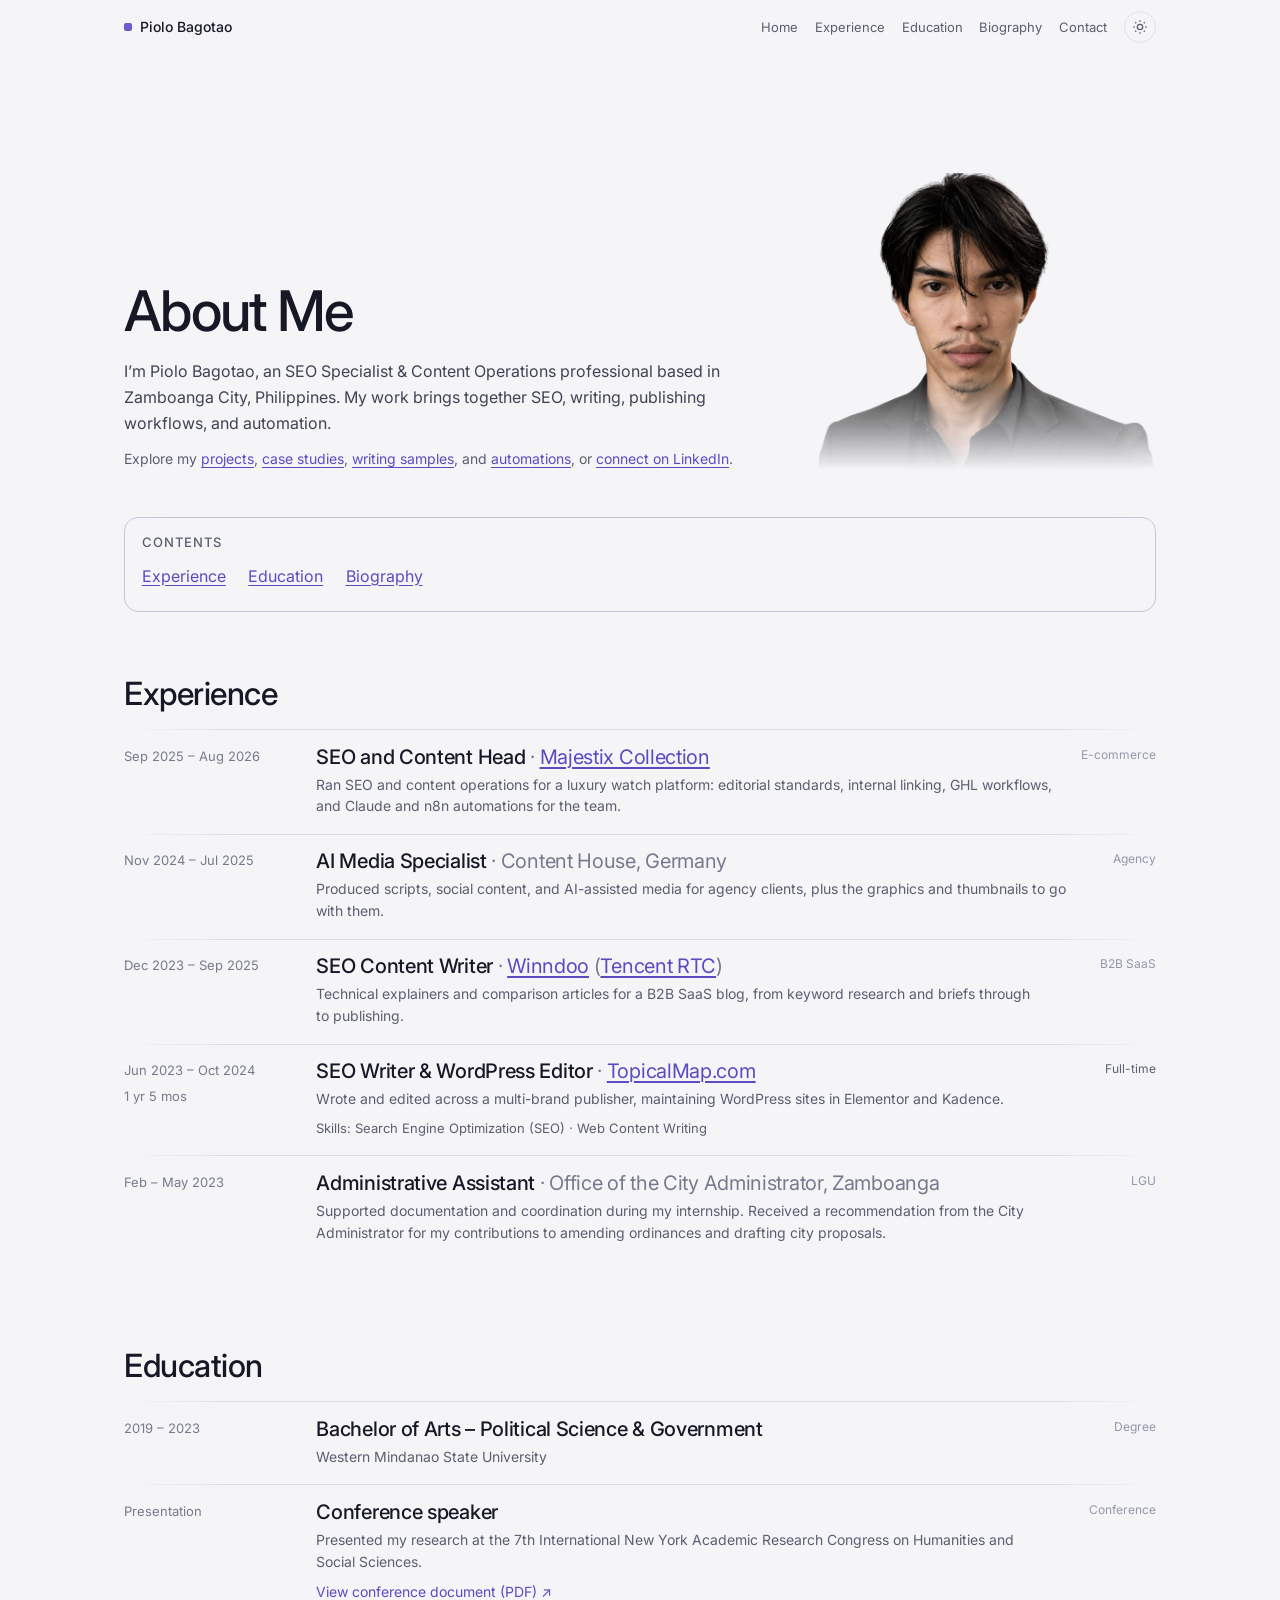
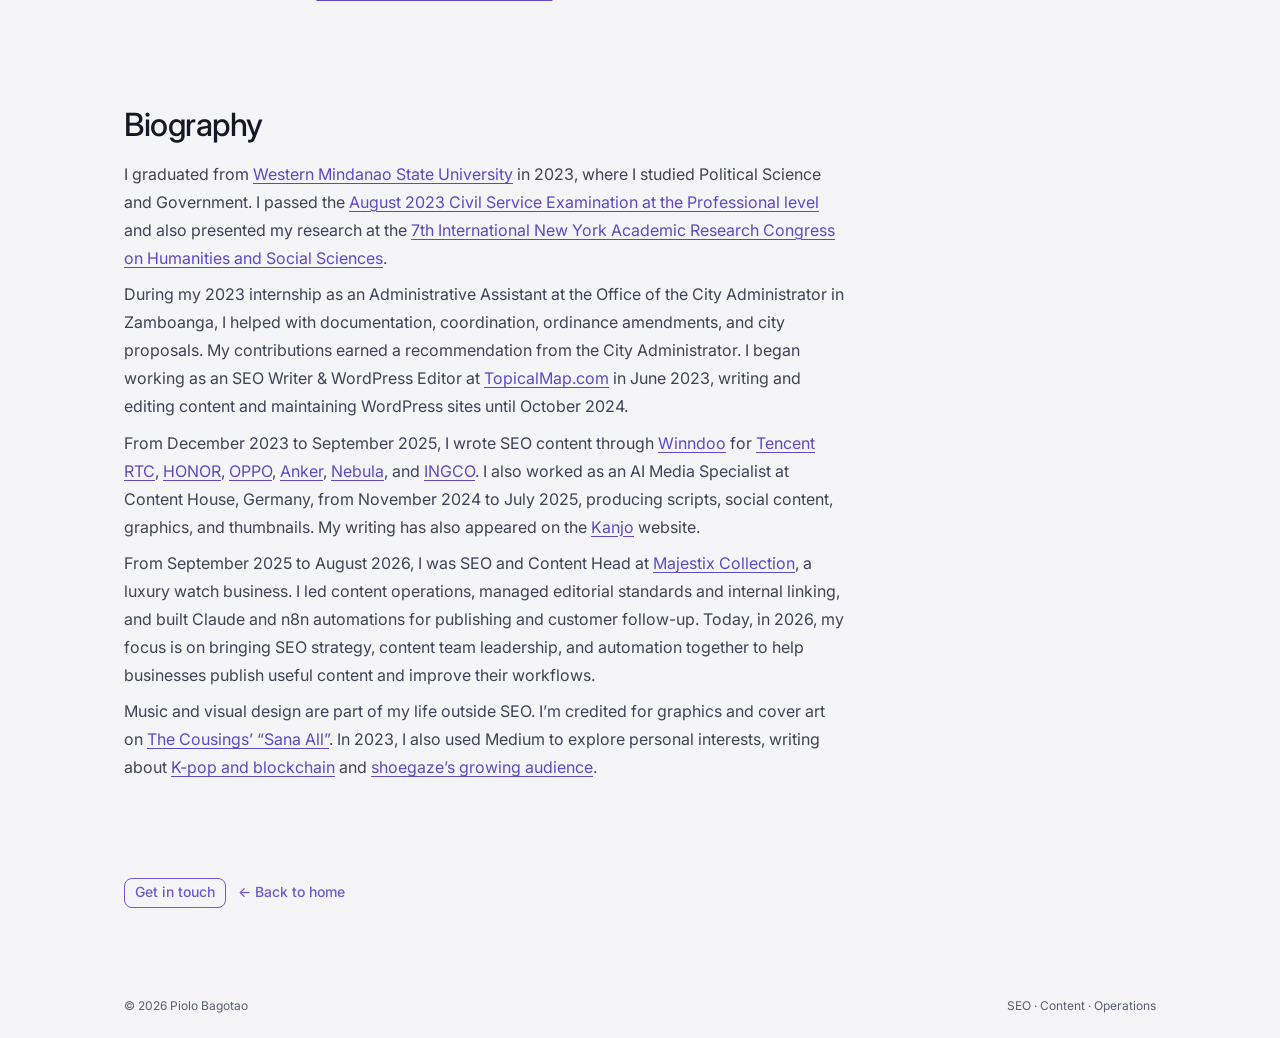
<file: about.html>
<!DOCTYPE html>
<html lang="en">
<head><meta charset="utf-8"><meta name="viewport" content="width=device-width, initial-scale=1"><title>About Piolo Bagotao | SEO Specialist &amp; Content Operations</title><link rel="stylesheet" href="assets/theme.css">

  <link rel="stylesheet" href="assets/color-modes.css">

  <style>
    html{scroll-behavior:smooth}
    a{color:var(--color-accent-300)} a:hover{color:var(--color-accent-400)}
    .navlink{color:var(--color-neutral-400);text-decoration:none;font-size:13px}
    .navlink:hover{color:var(--color-text)}
    .row{display:grid;grid-template-columns:minmax(0,1fr);gap:var(--space-2);padding:var(--space-6) 0;background:linear-gradient(90deg,transparent,var(--color-divider) 12%,var(--color-divider) 88%,transparent) top/100% 1px no-repeat}
    @media(min-width:760px){.row{grid-template-columns:170px minmax(0,1fr) auto;gap:var(--space-8)}}
    @keyframes rise{from{opacity:0;transform:translateY(18px)}to{opacity:1;transform:none}}
    .rise{animation:rise .7s cubic-bezier(.2,.7,.2,1) both}
    .reveal{opacity:0;transform:translateY(22px);transition:opacity .7s cubic-bezier(.2,.7,.2,1),transform .7s cubic-bezier(.2,.7,.2,1)}
    .reveal.in{opacity:1;transform:none}
    .reveal .stagger{opacity:0;transform:translateY(16px);transition:opacity .6s cubic-bezier(.2,.7,.2,1),transform .6s cubic-bezier(.2,.7,.2,1)}
    .reveal.in .stagger{opacity:1;transform:none}
    .reveal.in .stagger:nth-child(1){transition-delay:.05s}.reveal.in .stagger:nth-child(2){transition-delay:.15s}.reveal.in .stagger:nth-child(3){transition-delay:.25s}.reveal.in .stagger:nth-child(4){transition-delay:.35s}.reveal.in .stagger:nth-child(5){transition-delay:.45s}
    @media(prefers-reduced-motion:reduce){.rise,.reveal,.reveal .stagger{animation:none;transition:none;opacity:1;transform:none}}
  </style>
<script src="assets/color-modes.js"></script>
<link rel="stylesheet" href="assets/portfolio.css"><script defer src="assets/portfolio.js"></script><script defer src="assets/enhancements.js"></script>
  <link rel="canonical" href="https://piolobagotao.vercel.app/about.html">
  <meta name="description" content="Meet Piolo Bagotao, an SEO Specialist &amp; Content Operations professional. Read about his experience, education, research, music, and personal writing.">
  <meta name="robots" content="index, follow, max-image-preview:large">
  <meta property="og:type" content="profile">
  <meta property="og:site_name" content="Piolo Bagotao">
  <meta property="og:title" content="About Piolo Bagotao | SEO Specialist &amp; Content Operations">
  <meta property="og:description" content="Meet Piolo Bagotao, an SEO Specialist &amp; Content Operations professional. Read about his experience, education, research, music, and personal writing.">
  <meta property="og:url" content="https://piolobagotao.vercel.app/about.html">
  <meta property="og:image" content="https://piolobagotao.vercel.app/assets/piolo.png">
  <meta property="og:image:type" content="image/png">
  <meta property="og:image:width" content="1433">
  <meta property="og:image:height" content="1254">
  <meta property="og:image:alt" content="Piolo Bagotao, SEO Specialist &amp; Content Operations">
  <meta name="twitter:card" content="summary_large_image">
  <meta name="twitter:title" content="About Piolo Bagotao | SEO Specialist &amp; Content Operations">
  <meta name="twitter:description" content="Meet Piolo Bagotao, an SEO Specialist &amp; Content Operations professional. Read about his experience, education, research, music, and personal writing.">
  <meta name="twitter:image" content="https://piolobagotao.vercel.app/assets/piolo.png">
  <meta name="twitter:image:alt" content="Piolo Bagotao, SEO Specialist &amp; Content Operations">
  <script type="application/ld+json">{"@context": "https://schema.org", "@graph": [{"@type": "Person", "@id": "https://piolobagotao.vercel.app/#person", "name": "Piolo Bagotao", "jobTitle": "SEO Specialist & Content Operations", "url": "https://piolobagotao.vercel.app/", "description": "Piolo Bagotao is an SEO Specialist & Content Operations professional specializing in SEO strategy, content optimization, internal linking, publishing workflows, organic search growth, and automation.", "image": "https://piolobagotao.vercel.app/assets/piolo-bagotao-seo-specialist.webp", "sameAs": ["https://www.linkedin.com/in/piolo-bagotao-a421131ba/", "https://medium.com/@piolobagotao"], "alumniOf": {"@type": "CollegeOrUniversity", "name": "Western Mindanao State University"}}, {"@type": "WebSite", "@id": "https://piolobagotao.vercel.app/#website", "url": "https://piolobagotao.vercel.app/", "name": "Piolo Bagotao", "publisher": {"@id": "https://piolobagotao.vercel.app/#person"}, "inLanguage": "en"}, {"@type": "ProfilePage", "@id": "https://piolobagotao.vercel.app/about.html#webpage", "url": "https://piolobagotao.vercel.app/about.html", "name": "About Piolo Bagotao | SEO Specialist & Content Operations", "description": "Meet Piolo Bagotao, an SEO Specialist & Content Operations professional. Read about his experience, education, research, music, and personal writing.", "isPartOf": {"@id": "https://piolobagotao.vercel.app/#website"}, "mainEntity": {"@id": "https://piolobagotao.vercel.app/#person"}, "inLanguage": "en"}]}</script>

<link rel="icon" href="/favicon.ico" sizes="16x16 32x32 48x48">
<link rel="icon" type="image/png" sizes="96x96" href="/favicon.png">
<link rel="apple-touch-icon" sizes="180x180" href="/apple-touch-icon.png">
</head>
<body>
<a class="skip-link" href="#main-content">Skip to content</a>


<div style="min-height:100vh;background:var(--color-bg);color:var(--color-text);font-family:var(--font-body)">
  <nav aria-label="Main navigation" style="position:sticky;top:0;z-index:5;background:color-mix(in srgb,var(--color-bg) 92%,transparent)">
    <div style="max-width:1080px;margin:0 auto;padding:var(--space-4) 24px;display:flex;align-items:center;justify-content:space-between;gap:var(--space-6)">
      <a href="index.html" style="color:var(--color-text);text-decoration:none;font-weight:500;font-size:14px;display:flex;align-items:center;gap:var(--space-3)"><span style="width:8px;height:8px;border-radius:2px;background:var(--color-accent)"></span>Piolo Bagotao</a>
      <div style="display:flex;align-items:center;gap:var(--space-6);flex-wrap:wrap">
        <div style="display:flex;gap:var(--space-6);flex-wrap:wrap">
        <a class="navlink" href="index.html">Home</a>
        <a class="navlink" href="#experience">Experience</a>
        <a class="navlink" href="#education">Education</a>
        <a class="navlink" href="#biography">Biography</a>
        <a class="navlink" href="index.html#contact">Contact</a>
        </div>
        <button class="theme-toggle" type="button" aria-label="Toggle light mode" data-theme-toggle title="Toggle theme"><svg viewBox="0 0 24 24" fill="none" stroke="currentColor" stroke-width="2" aria-hidden="true"><circle cx="12" cy="12" r="4"/><path d="M12 2v2M12 20v2M4.9 4.9l1.4 1.4M17.7 17.7l1.4 1.4M2 12h2M20 12h2M4.9 19.1l1.4-1.4M17.7 6.3l1.4-1.4"/></svg></button>
      </div>
    </div>
  </nav>

  <main id="main-content" tabindex="-1" style="max-width:1080px;margin:0 auto;padding:0 24px">
    <section data-screen-label="About hero" style="display:grid;grid-template-columns:minmax(0,1fr) auto;gap:var(--space-8);align-items:end;padding:56px 0 24px">
      <div style="min-width:0">
        <h1 class="rise" style="animation-delay:.08s;font-size:clamp(34px,5vw,56px);line-height:1.05;letter-spacing:-0.03em;margin:0 0 var(--space-6);max-width:16ch;text-wrap:balance">About Me</h1>
        <p class="rise" style="animation-delay:.16s;font-size:16px;line-height:1.65;color:var(--color-neutral-300);max-width:60ch;margin:0;text-wrap:pretty">I’m Piolo Bagotao, an SEO Specialist &amp; Content Operations professional based in Zamboanga City, Philippines. My work brings together SEO, writing, publishing workflows, and automation.</p>
        <p class="related-link">Explore my <a href="index.html#work">projects</a>, <a href="index.html#casestudy">case studies</a>, <a href="index.html#writing">writing samples</a>, and <a href="index.html#automations">automations</a>, or <a href="https://www.linkedin.com/in/piolo-bagotao-a421131ba/" rel="me noopener noreferrer" target="_blank">connect on LinkedIn</a>.</p>
      </div>
      <div class="rise" style="animation-delay:.3s;position:relative;width:min(340px,38vw);height:360px;flex:none;display:flex;align-items:flex-end;justify-content:center">
        <img src="assets/piolo-bagotao-seo-specialist.webp" alt="Piolo Bagotao, SEO Specialist &amp; Content Operations" style="width:100%;height:100%;object-fit:contain;object-position:center bottom;filter:saturate(0.7);mask-image:linear-gradient(180deg,#000 72%,transparent 100%)" width="1433" height="1254" fetchpriority="high" decoding="async">
      </div>
    </section>

    <nav aria-label="Table of contents" style="margin:var(--space-8) 0 0;padding:var(--space-6);border:1px solid var(--color-neutral-700);border-radius:var(--radius-lg)">
      <p class="eyebrow" style="margin:0 0 var(--space-3);color:var(--color-neutral-400)">Contents</p>
      <ol style="display:flex;flex-wrap:wrap;gap:var(--space-3) var(--space-8);list-style:none;margin:0;padding:0">
        <li><a href="#experience" style="display:inline-block;padding:6px 0">Experience</a></li>
        <li><a href="#education" style="display:inline-block;padding:6px 0">Education</a></li>
        <li><a href="#biography" style="display:inline-block;padding:6px 0">Biography</a></li>
      </ol>
    </nav>

    <section id="experience" class="reveal" data-screen-label="Experience" style="padding:64px 0 24px">
      <h2 style="margin-bottom:var(--space-6)">Experience</h2>
      <div>
        <div class="row stagger">
          <span style="font-size:13px;color:var(--color-neutral-500)">Sep 2025 – Aug 2026</span>
          <div style="min-width:0"><h3 class="legacy-h4" style="margin:0 0 var(--space-2)">SEO and Content Head <span style="color:var(--color-neutral-500);font-weight:400">· <a href="https://majestixcollection.com/" target="_blank" rel="noopener noreferrer">Majestix Collection</a></span></h3><p style="margin:0;color:var(--color-neutral-400);font-size:14px;text-wrap:pretty">Ran SEO and content operations for a luxury watch platform: editorial standards, internal linking, GHL workflows, and Claude and n8n automations for the team.</p></div>
          <span style="font-size:12px;color:var(--color-neutral-600);align-self:start">E-commerce</span>
        </div>
        <div class="row stagger">
          <span style="font-size:13px;color:var(--color-neutral-500)">Nov 2024 – Jul 2025</span>
          <div style="min-width:0"><h3 class="legacy-h4" style="margin:0 0 var(--space-2)">AI Media Specialist <span style="color:var(--color-neutral-500);font-weight:400">· Content House, Germany</span></h3><p style="margin:0;color:var(--color-neutral-400);font-size:14px;text-wrap:pretty">Produced scripts, social content, and AI-assisted media for agency clients, plus the graphics and thumbnails to go with them.</p></div>
          <span style="font-size:12px;color:var(--color-neutral-600);align-self:start">Agency</span>
        </div>
        <div class="row stagger">
          <span style="font-size:13px;color:var(--color-neutral-500)">Dec 2023 – Sep 2025</span>
          <div style="min-width:0"><h3 class="legacy-h4" style="margin:0 0 var(--space-2)">SEO Content Writer <span style="color:var(--color-neutral-500);font-weight:400">· <a href="https://www.winndoo.com/en" target="_blank" rel="noopener noreferrer">Winndoo</a> (<a href="https://trtc.io" target="_blank" rel="noopener noreferrer">Tencent RTC</a>)</span></h3><p style="margin:0;color:var(--color-neutral-400);font-size:14px;text-wrap:pretty">Technical explainers and comparison articles for a B2B SaaS blog, from keyword research and briefs through to publishing.</p></div>
          <span style="font-size:12px;color:var(--color-neutral-600);align-self:start">B2B SaaS</span>
        </div>
        <div class="row stagger">
          <span style="font-size:13px;color:var(--color-neutral-500)">Jun 2023 – Oct 2024<span style="display:block;margin-top:var(--space-2)">1 yr 5 mos</span></span>
          <div style="min-width:0"><h3 class="legacy-h4" style="margin:0 0 var(--space-2)">SEO Writer &amp; WordPress Editor <span style="color:var(--color-neutral-500);font-weight:400">· <a href="https://topicalmap.com/" target="_blank" rel="noopener noreferrer">TopicalMap.com</a></span></h3><p style="margin:0;color:var(--color-neutral-400);font-size:14px;text-wrap:pretty">Wrote and edited across a multi-brand publisher, maintaining WordPress sites in Elementor and Kadence.</p><p style="margin:var(--space-3) 0 0;color:var(--color-neutral-400);font-size:13px">Skills: Search Engine Optimization (SEO) · Web Content Writing</p></div>
          <span style="font-size:12px;color:var(--color-neutral-400);align-self:start">Full-time</span>
        </div>
        <div class="row stagger">
          <span style="font-size:13px;color:var(--color-neutral-500)">Feb – May 2023</span>
          <div style="min-width:0"><h3 class="legacy-h4" style="margin:0 0 var(--space-2)">Administrative Assistant <span style="color:var(--color-neutral-500);font-weight:400">· Office of the City Administrator, Zamboanga</span></h3><p style="margin:0;color:var(--color-neutral-400);font-size:14px">Supported documentation and coordination during my internship. Received a recommendation from the City Administrator for my contributions to amending ordinances and drafting city proposals.</p></div>
          <span style="font-size:12px;color:var(--color-neutral-600);align-self:start">LGU</span>
        </div>
      </div>
    </section>

    <section id="education" class="reveal" data-screen-label="Education" style="padding:64px 0 24px">
      <h2 style="margin-bottom:var(--space-6)">Education</h2>
      <div>
        <div class="row stagger">
          <span style="font-size:13px;color:var(--color-neutral-500)">2019 – 2023</span>
          <div style="min-width:0"><h3 class="legacy-h4" style="margin:0 0 var(--space-2)">Bachelor of Arts – Political Science &amp; Government</h3><p style="margin:0;color:var(--color-neutral-400);font-size:14px">Western Mindanao State University</p></div>
          <span style="font-size:12px;color:var(--color-neutral-600);align-self:start">Degree</span>
        </div>
        <div class="row stagger">
          <span style="font-size:13px;color:var(--color-neutral-500)">Presentation</span>
          <div style="min-width:0"><h3 class="legacy-h4" style="margin:0 0 var(--space-2)">Conference speaker</h3><p style="margin:0;color:var(--color-neutral-400);font-size:14px;text-wrap:pretty">Presented my research at the 7th International New York Academic Research Congress on Humanities and Social Sciences.</p><p style="margin:var(--space-3) 0 0;font-size:14px"><a href="https://eprints.ugd.edu.mk/31629/1/nyc%20paper%20conference%20online.pdf" target="_blank" rel="noopener noreferrer">View conference document (PDF) ↗</a></p></div>
          <span style="font-size:12px;color:var(--color-neutral-600);align-self:start">Conference</span>
        </div>
      </div>
    </section>

    <section id="biography" class="reveal" data-screen-label="Biography" style="padding:64px 0 24px">
      <h2 style="margin-bottom:var(--space-6)">Biography</h2>
      <div style="max-width:72ch;font-size:16px;line-height:1.75;color:var(--color-neutral-300);overflow-wrap:anywhere">
        <p>I graduated from <a href="https://wmsu.edu.ph/" target="_blank" rel="noopener noreferrer">Western Mindanao State University</a> in 2023, where I studied Political Science and Government. I passed the <a href="https://cse.ph/list-of-passers/august-2023-cse-ppt-professional-level/region-9/" target="_blank" rel="noopener noreferrer">August 2023 Civil Service Examination at the Professional level</a> and also presented my research at the <a href="https://eprints.ugd.edu.mk/31629/1/nyc%20paper%20conference%20online.pdf" target="_blank" rel="noopener noreferrer">7th International New York Academic Research Congress on Humanities and Social Sciences</a>.</p>
        <p>During my 2023 internship as an Administrative Assistant at the Office of the City Administrator in Zamboanga, I helped with documentation, coordination, ordinance amendments, and city proposals. My contributions earned a recommendation from the City Administrator. I began working as an SEO Writer &amp; WordPress Editor at <a href="https://topicalmap.com/" target="_blank" rel="noopener noreferrer">TopicalMap.com</a> in June 2023, writing and editing content and maintaining WordPress sites until October 2024.</p>
        <p>From December 2023 to September 2025, I wrote SEO content through <a href="https://www.winndoo.com/en" target="_blank" rel="noopener noreferrer">Winndoo</a> for <a href="https://trtc.io" target="_blank" rel="noopener noreferrer">Tencent RTC</a>, <a href="https://www.honor.com" target="_blank" rel="noopener noreferrer">HONOR</a>, <a href="https://www.oppo.com" target="_blank" rel="noopener noreferrer">OPPO</a>, <a href="https://www.anker.com" target="_blank" rel="noopener noreferrer">Anker</a>, <a href="https://www.seenebula.com" target="_blank" rel="noopener noreferrer">Nebula</a>, and <a href="https://www.ingco.com" target="_blank" rel="noopener noreferrer">INGCO</a>. I also worked as an AI Media Specialist at Content House, Germany, from November 2024 to July 2025, producing scripts, social content, graphics, and thumbnails. My writing has also appeared on the <a href="https://www.kanjo.io" target="_blank" rel="noopener noreferrer">Kanjo</a> website.</p>
        <p>From September 2025 to August 2026, I was SEO and Content Head at <a href="https://majestixcollection.com/" target="_blank" rel="noopener noreferrer">Majestix Collection</a>, a luxury watch business. I led content operations, managed editorial standards and internal linking, and built Claude and n8n automations for publishing and customer follow-up. Today, in 2026, my focus is on bringing SEO strategy, content team leadership, and automation together to help businesses publish useful content and improve their workflows.</p>
        <p>Music and visual design are part of my life outside SEO. I’m credited for graphics and cover art on <a href="https://youtu.be/HqIR0RiPxcM?si=PzojWiasBV88wD8B" target="_blank" rel="noopener noreferrer">The Cousings’ “Sana All”</a>. In 2023, I also used Medium to explore personal interests, writing about <a href="https://medium.com/@piolobagotao/web3-and-the-metaverse-the-future-of-the-internet-cdff53a74c87?sharedUserId=piolobagotao" target="_blank" rel="noopener noreferrer">K-pop and blockchain</a> and <a href="https://medium.com/@piolobagotao/from-niche-to-mainstream-the-rise-of-shoegaze-in-the-digital-age-a1c7f5a986a6" target="_blank" rel="noopener noreferrer">shoegaze’s growing audience</a>.</p>
      </div>
    </section>

    <section class="reveal" data-screen-label="Back" style="padding:64px 0 72px;display:flex;gap:var(--space-3);flex-wrap:wrap">
      <a href="index.html#contact" class="btn btn-primary" style="text-decoration:none">Get in touch</a>
      <a href="index.html" class="btn btn-ghost" style="text-decoration:none">← Back to home</a>
    </section>

    <footer style="display:flex;justify-content:space-between;gap:var(--space-4);flex-wrap:wrap;padding:var(--space-6) 0 var(--space-8);font-size:12px;color:var(--color-neutral-400)">
      <span>© 2026 Piolo Bagotao</span>
      <span>SEO · Content · Operations</span>
    </footer>
  </main>
</div>

<dialog id="image-preview" aria-label="Workflow screenshot preview"><button type="button" class="preview-close" aria-label="Close image preview">×</button><img alt=""><p></p></dialog>
</body></html>
</file>
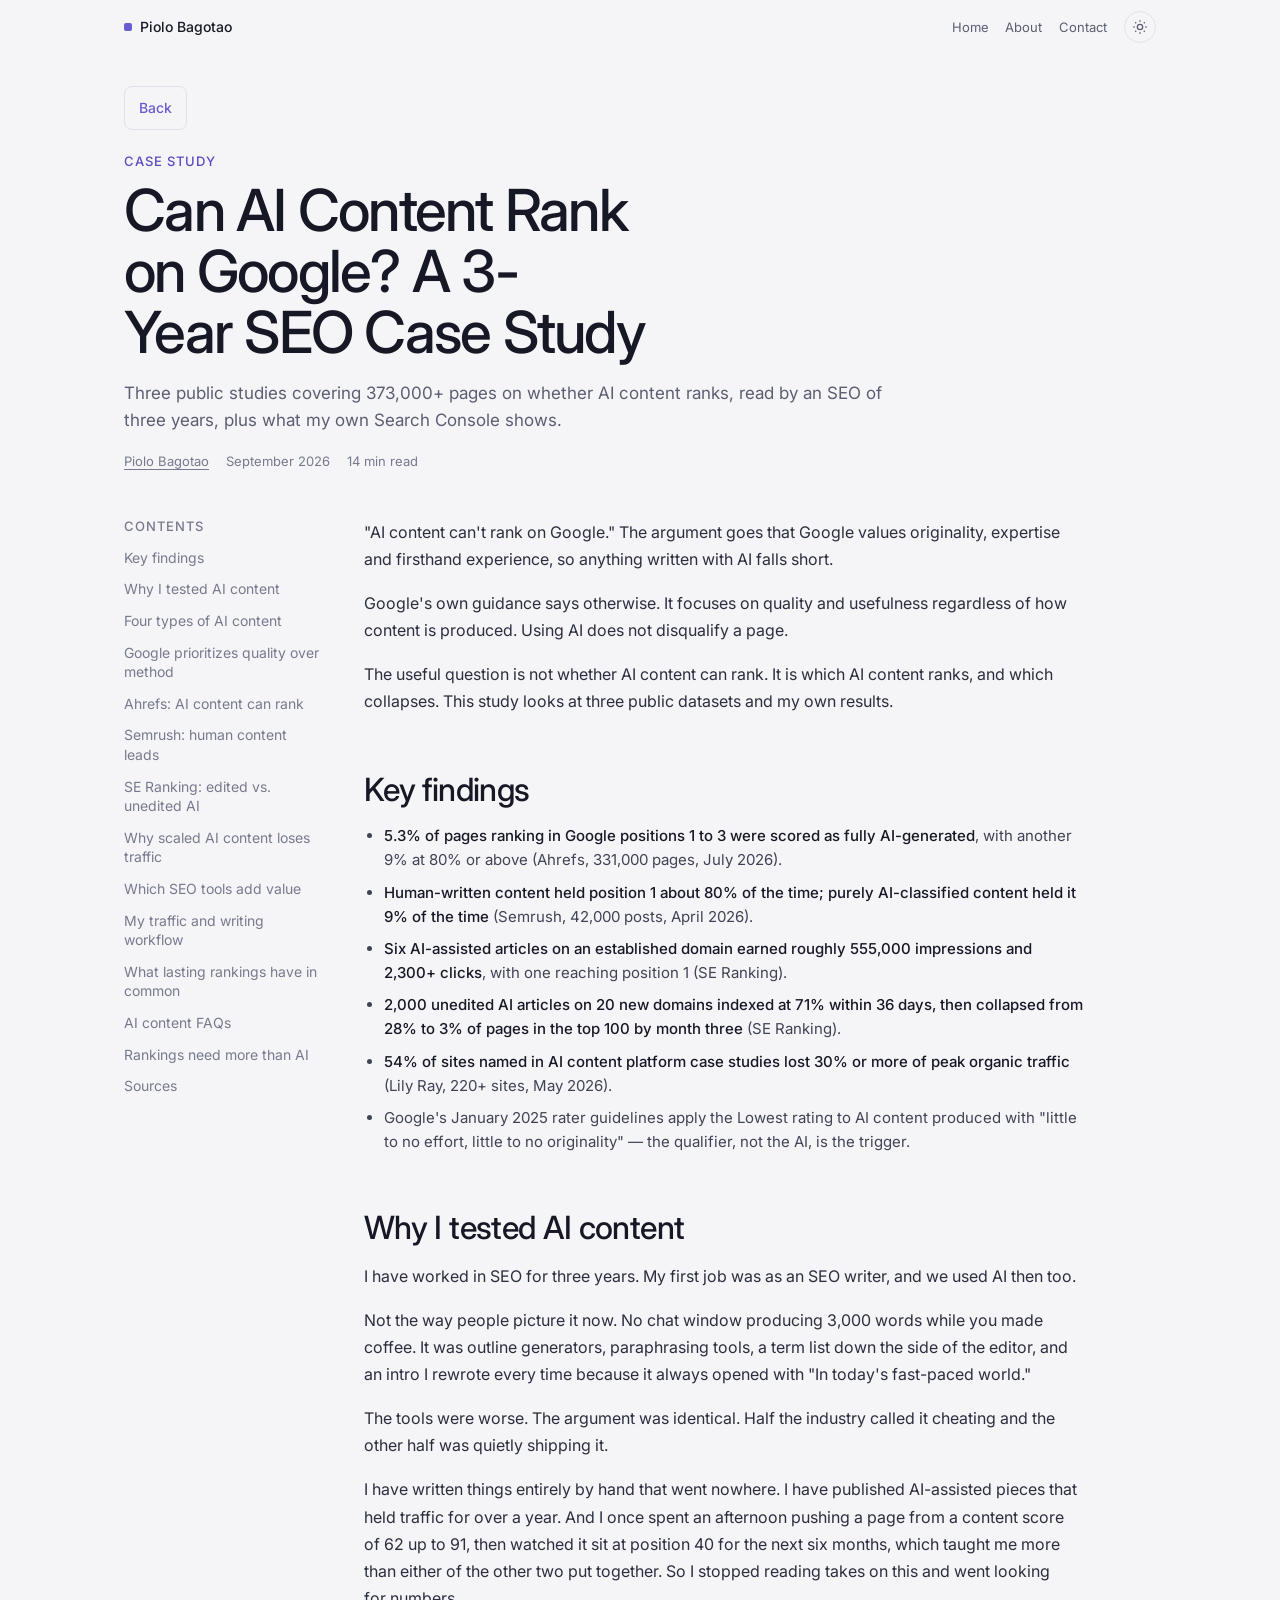
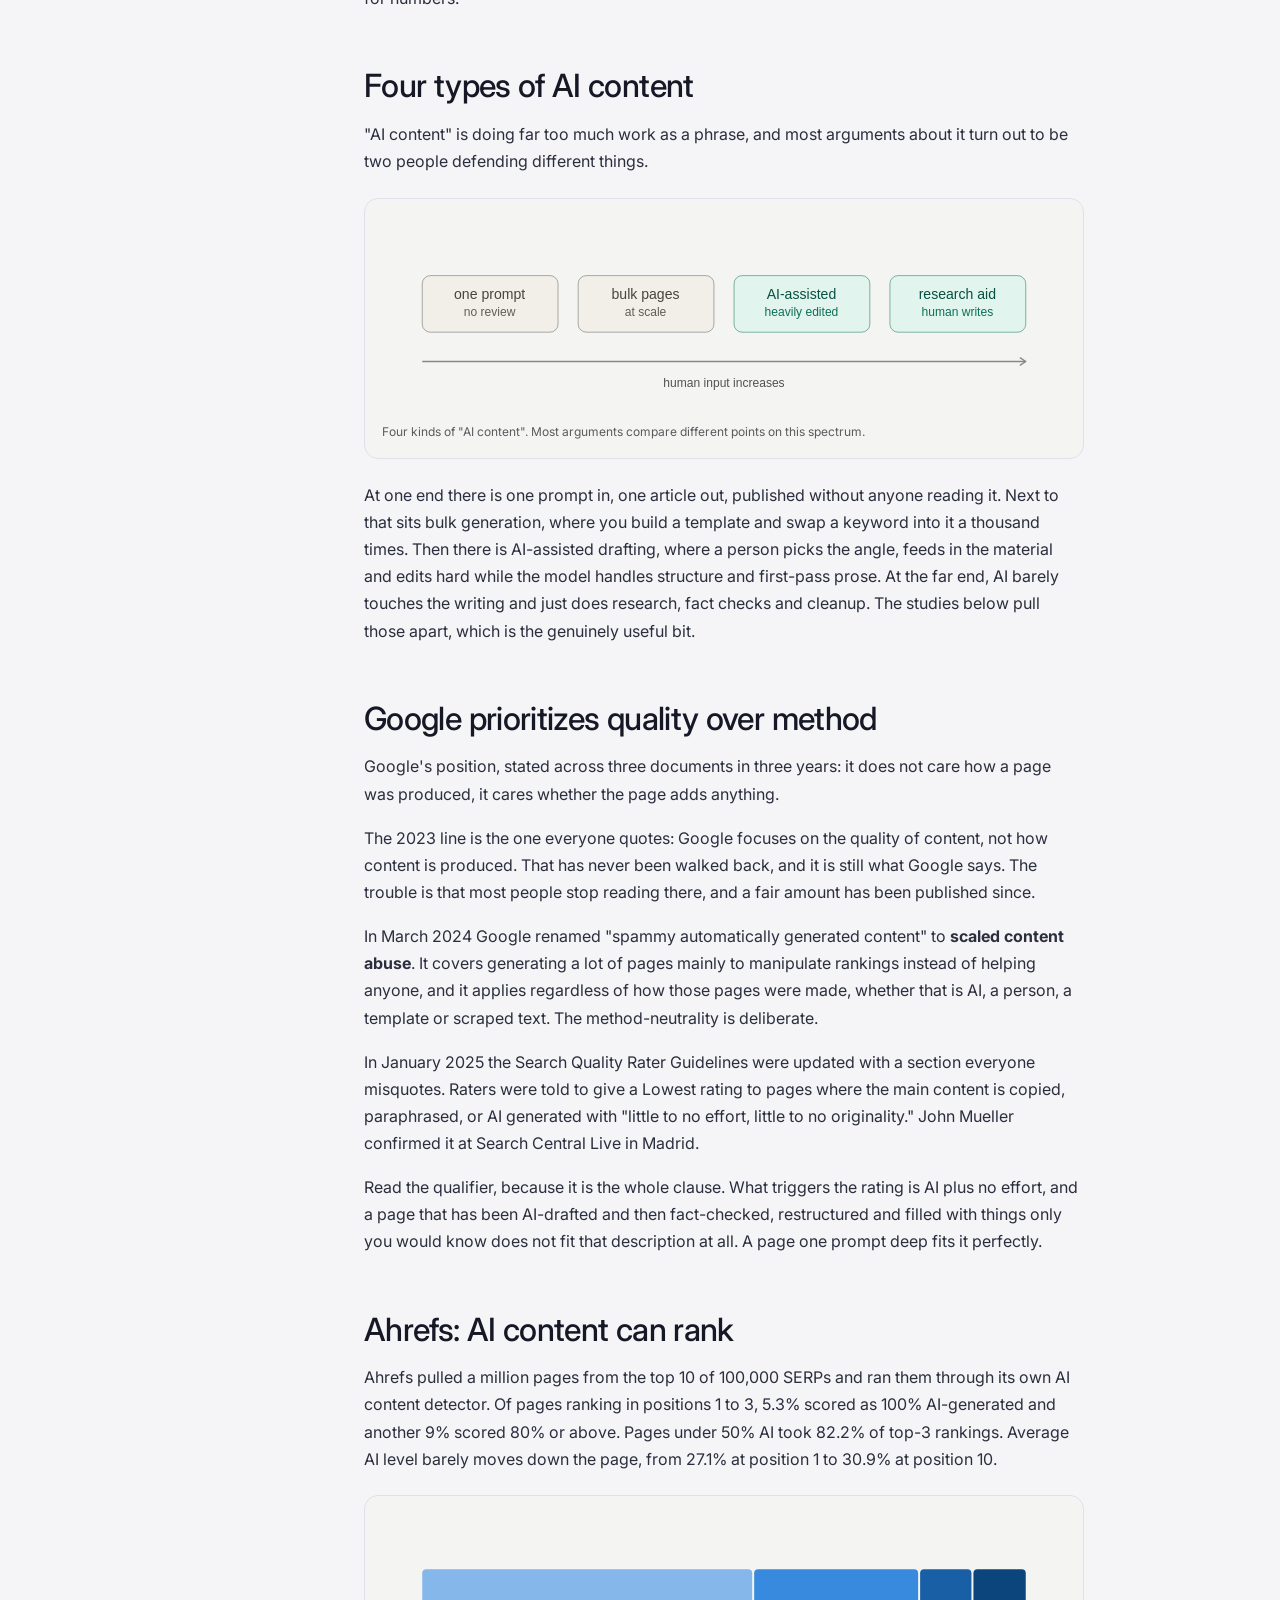
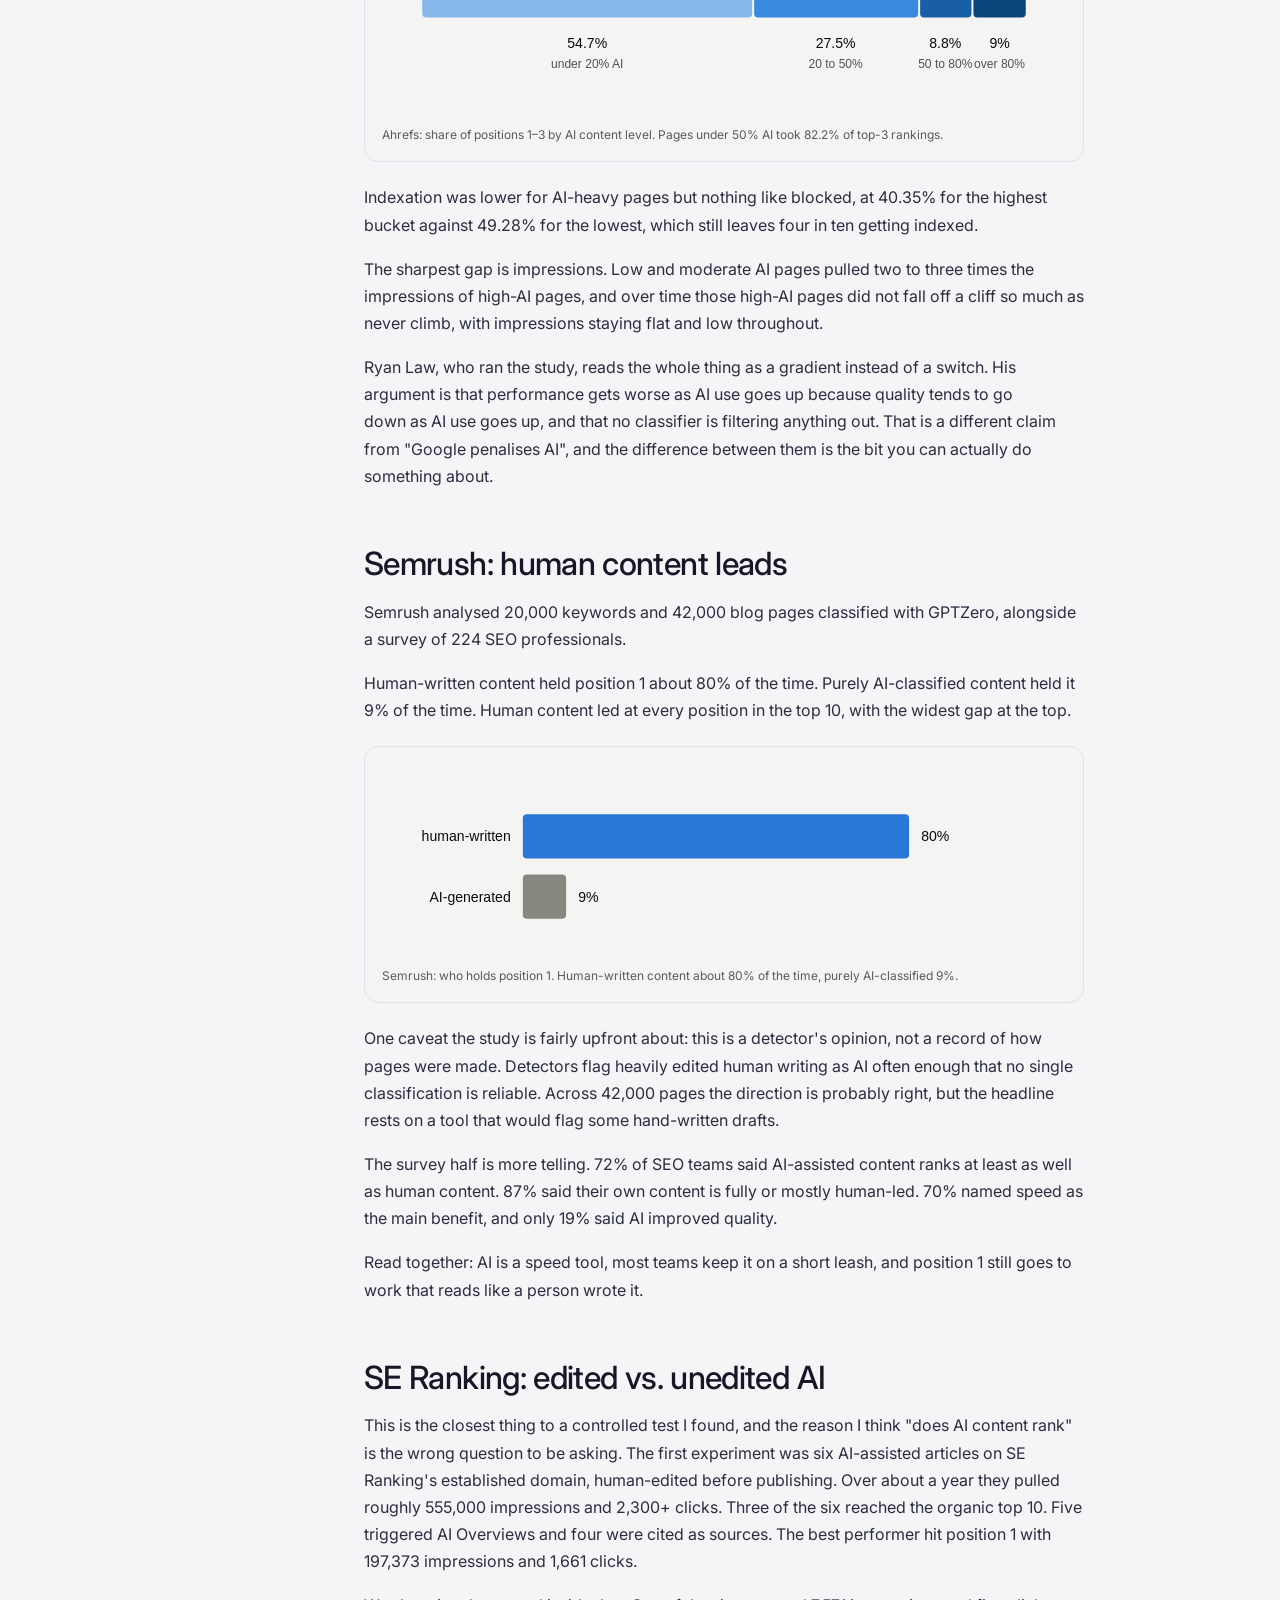
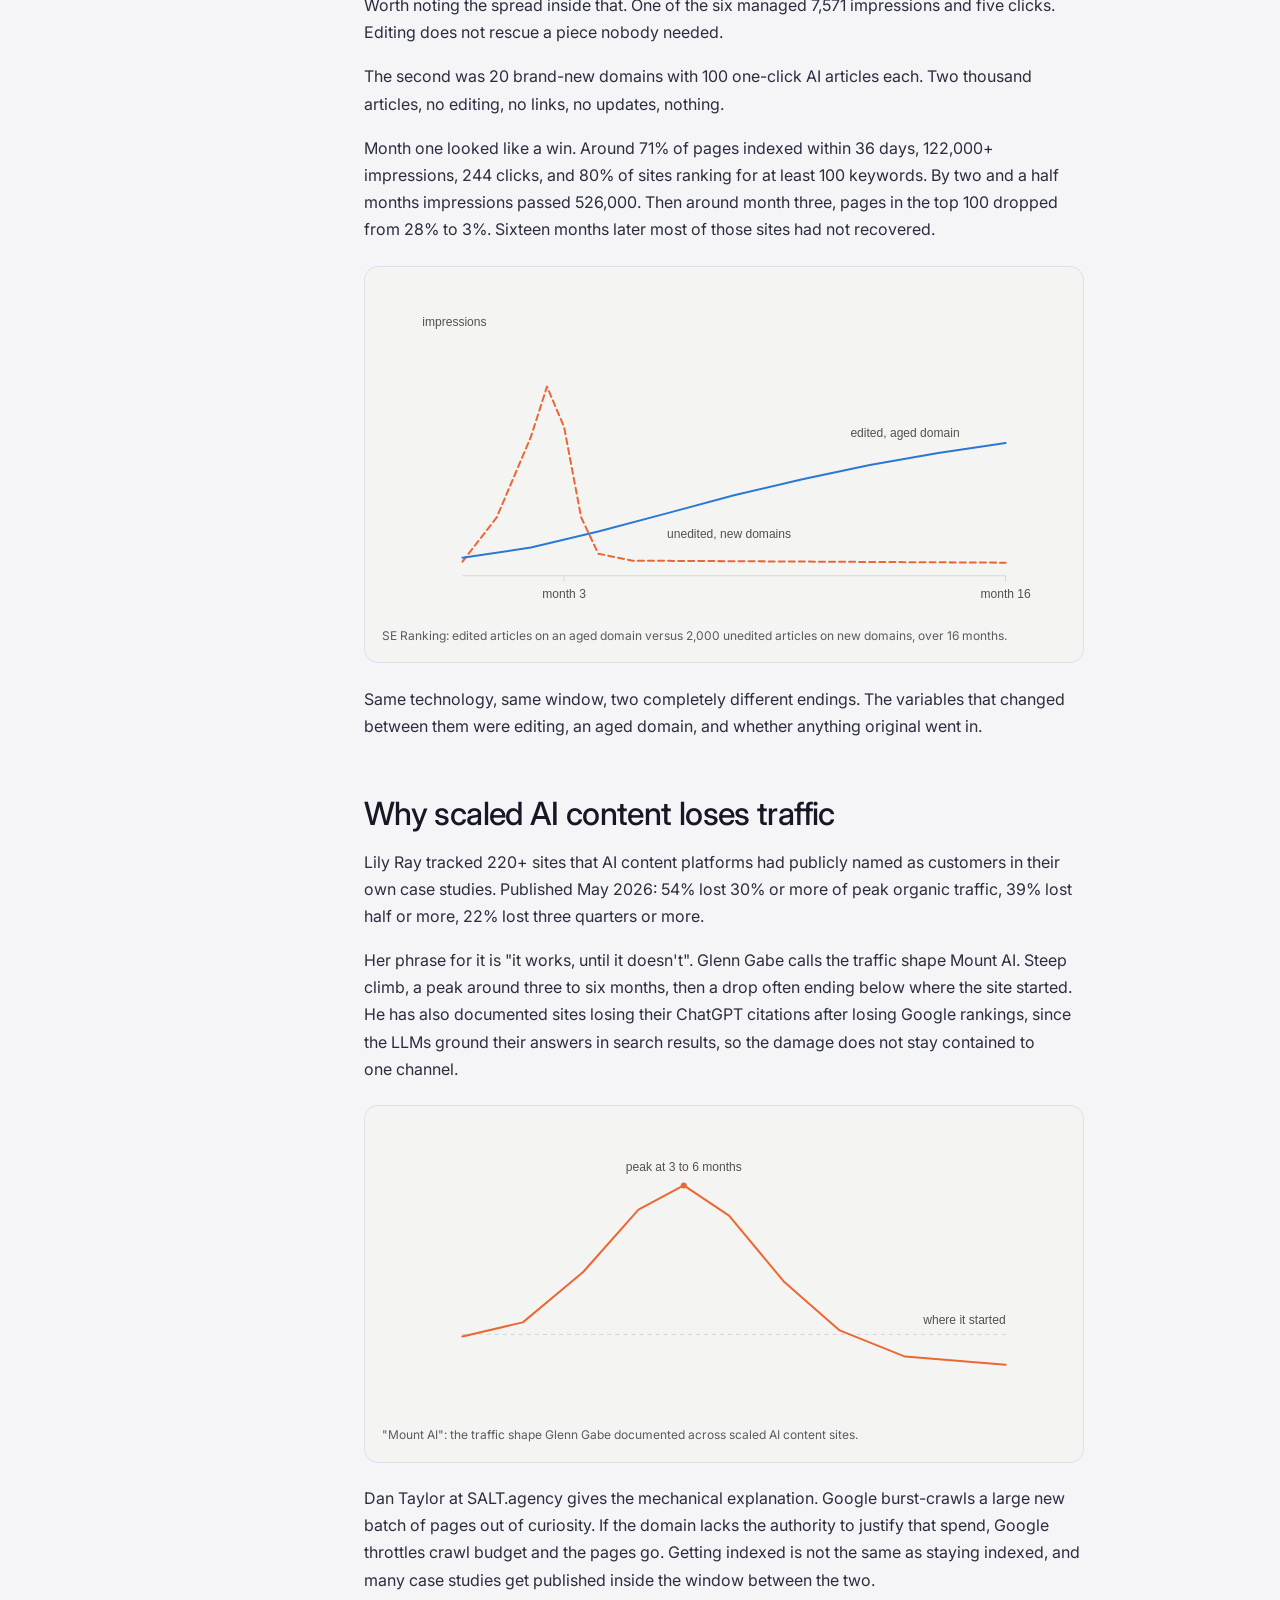
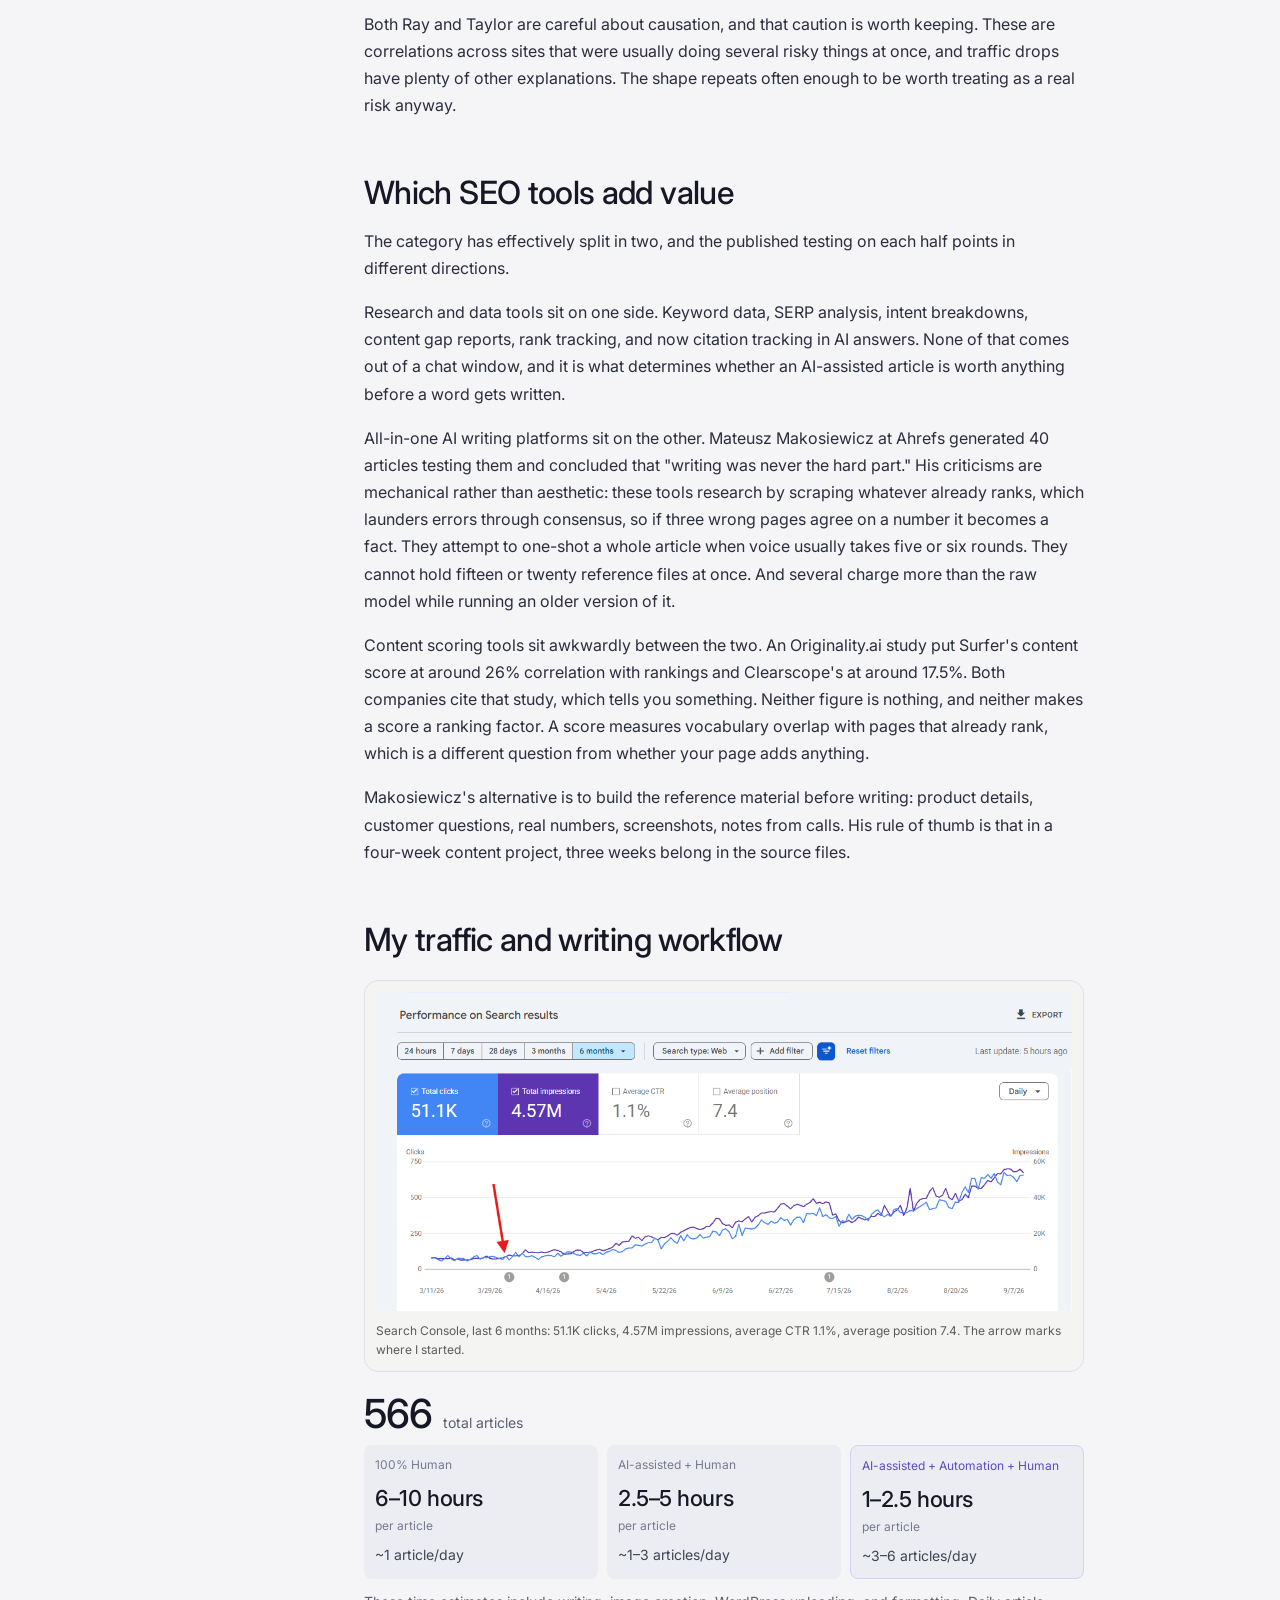
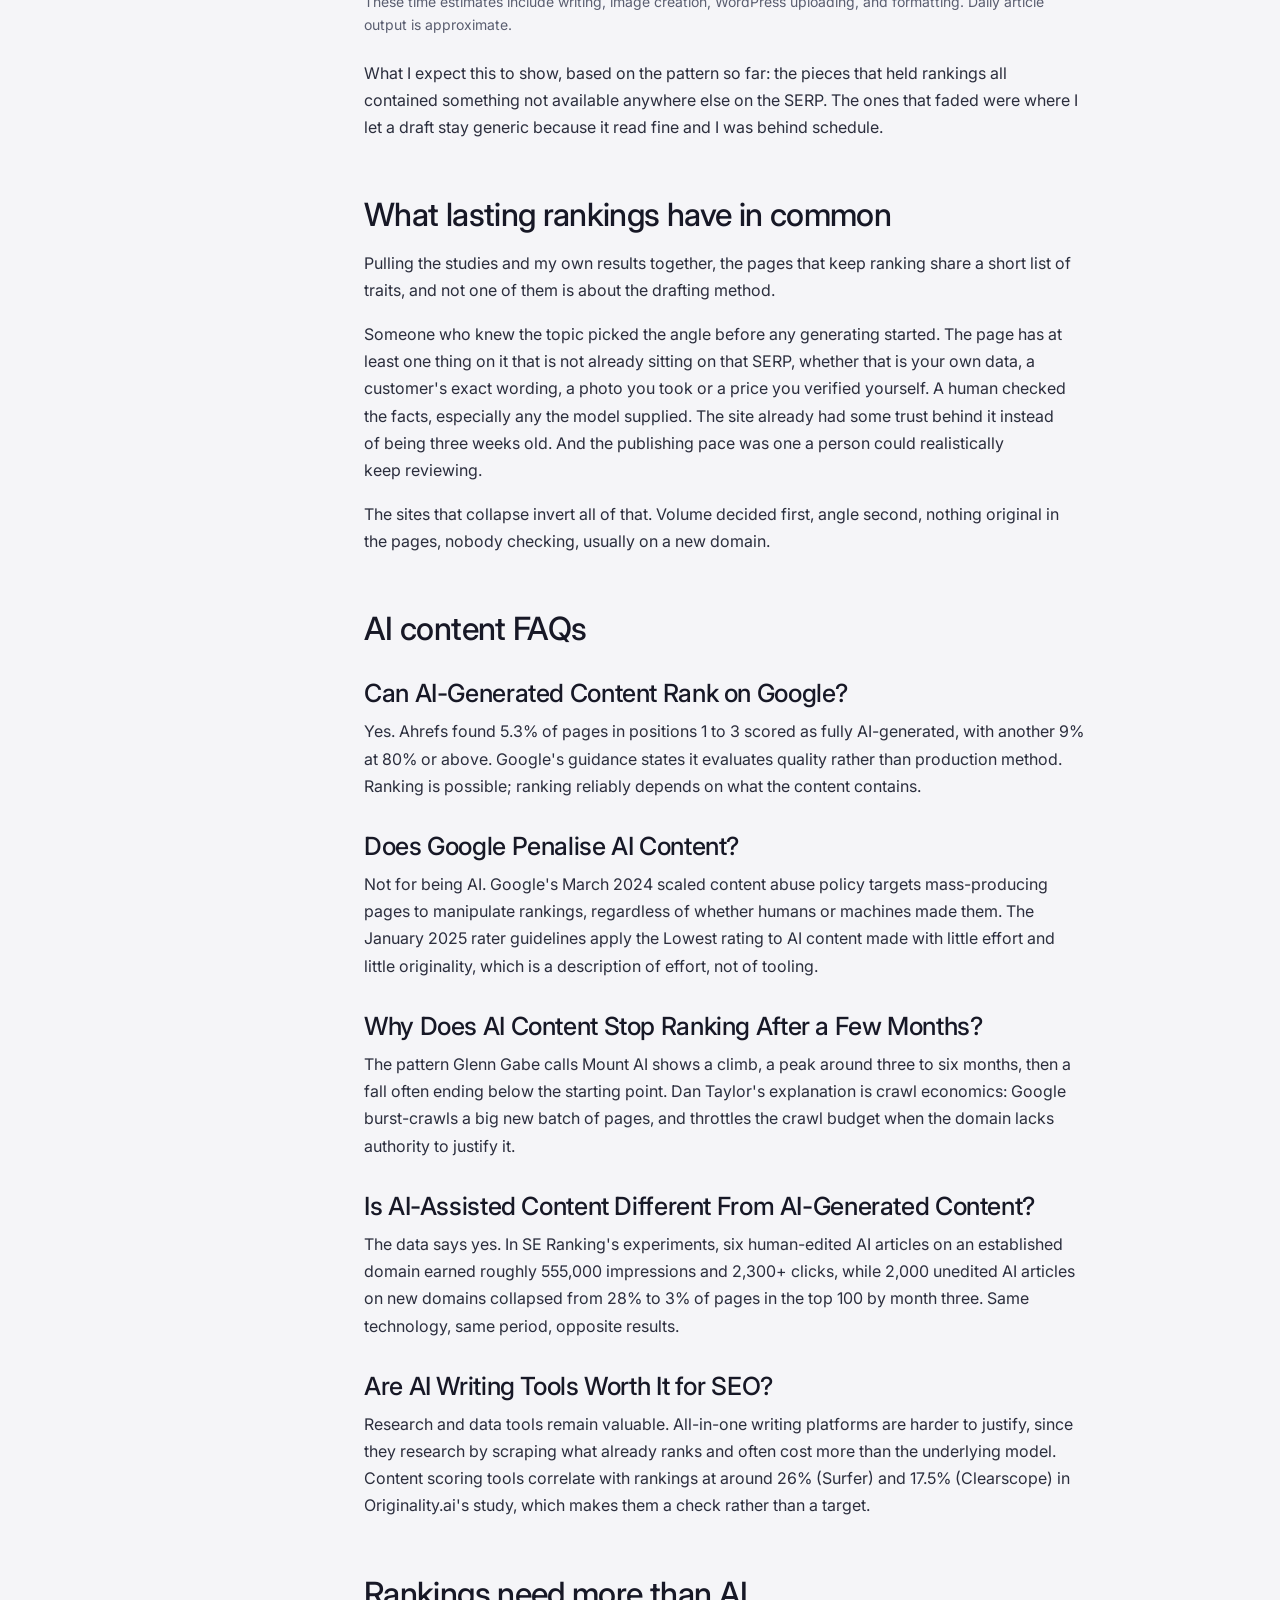
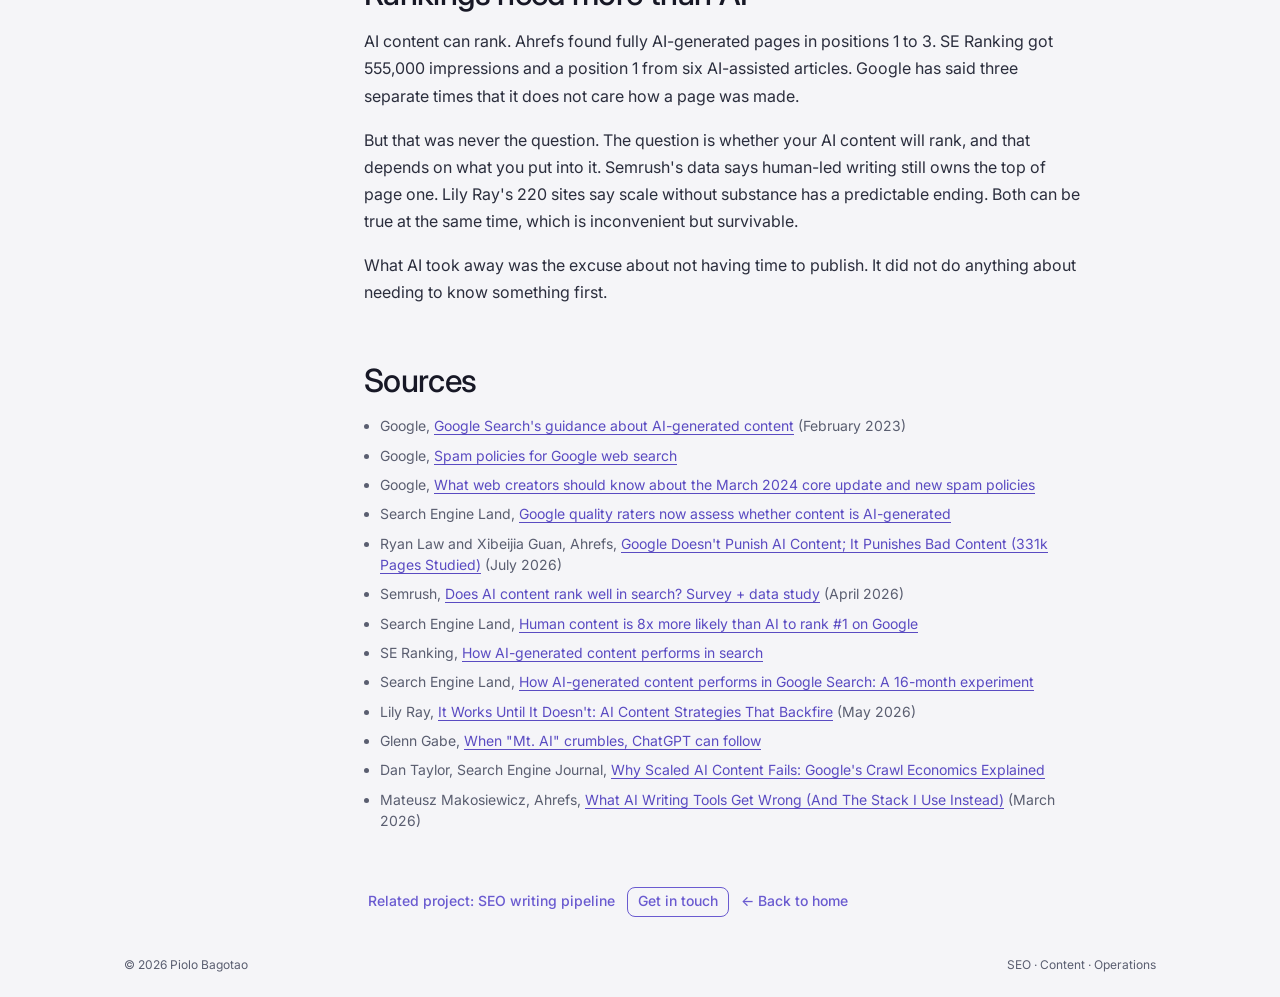
<file: case-study-ai-content.html>
<!DOCTYPE html>
<html lang="en">
<head><meta charset="utf-8"><meta name="viewport" content="width=device-width, initial-scale=1"><title>Can AI Content Rank on Google? | Piolo Bagotao</title><link rel="stylesheet" href="assets/theme.css">

  <link rel="stylesheet" href="assets/color-modes.css">

  <style>
    html{scroll-behavior:smooth}
    a{color:var(--color-accent-300)} a:hover{color:var(--color-accent-400)}
    .navlink{color:var(--color-neutral-400);text-decoration:none;font-size:13px}
    .navlink:hover{color:var(--color-text)}
    .prose p{margin:0 0 var(--space-6);font-size:16px;line-height:1.7;color:var(--color-neutral-200);text-wrap:pretty}
    .prose h2{margin:56px 0 var(--space-6);letter-spacing:-0.02em}
    .prose h3{margin:32px 0 var(--space-4)}
    .prose blockquote{margin:var(--space-8) 0;padding:16px var(--space-6);border-radius:var(--radius-md);background:var(--color-neutral-900);color:var(--color-neutral-400);font-size:14px;line-height:1.6}
    .prose blockquote p{margin:0 0 var(--space-3);font-size:14px;color:var(--color-neutral-400)} .prose blockquote p:last-child{margin:0}
    .prose blockquote ul{margin:0;padding-left:16px} .prose blockquote li{margin:var(--space-2) 0}
    .prose ul.key{padding-left:20px;margin:0 0 var(--space-6)} .prose ul.key li{margin:0 0 var(--space-3);font-size:15px;line-height:1.6;color:var(--color-neutral-300)} .prose ul.key strong{color:var(--color-text);font-weight:500}
    .prose ul.src{padding-left:16px;margin:0} .prose ul.src li{margin:0 0 var(--space-3);font-size:14px;color:var(--color-neutral-400);line-height:1.5}
    .fig{margin:var(--space-8) 0;padding:var(--space-6);border-radius:var(--radius-lg);background:#f4f4f2;border:1px solid var(--color-neutral-800)}
    .fig img{display:block;width:100%;height:auto}
    .fig figcaption{margin-top:var(--space-4);font-size:12px;color:#5b5b60}
    .toc a{display:block;padding:6px 0;font-size:13px;color:var(--color-neutral-500);text-decoration:none;line-height:1.4}
    .toc a:hover{color:var(--color-text)}
    .reveal{opacity:0;transform:translateY(18px);transition:opacity .7s cubic-bezier(.2,.7,.2,1),transform .7s cubic-bezier(.2,.7,.2,1)}
    .reveal.in{opacity:1;transform:none}
    @keyframes rise{from{opacity:0;transform:translateY(18px)}to{opacity:1;transform:none}}
    .rise{animation:rise .7s cubic-bezier(.2,.7,.2,1) both}
    @media(prefers-reduced-motion:reduce){.reveal,.rise{animation:none;transition:none;opacity:1;transform:none}}
  </style>
<script src="assets/color-modes.js"></script>
<link rel="stylesheet" href="assets/portfolio.css"><script defer src="assets/portfolio.js"></script><script defer src="assets/enhancements.js"></script>
  
  <link rel="canonical" href="https://piolobagotao.vercel.app/case-study-ai-content.html">
  <meta name="description" content="Three public studies covering 373,000+ pages on whether AI content ranks, checked against Piolo Bagotao’s Search Console results and SEO experience.">
  <meta name="robots" content="index, follow, max-image-preview:large">
  <meta property="og:type" content="article">
  <meta property="og:site_name" content="Piolo Bagotao">
  <meta property="og:title" content="Can AI Content Rank on Google? A 3-Year SEO Case Study">
  <meta property="og:description" content="Three public studies covering 373,000+ pages on whether AI content ranks, checked against Piolo Bagotao’s Search Console results and SEO experience.">
  <meta property="og:url" content="https://piolobagotao.vercel.app/case-study-ai-content.html">
  <meta property="og:image" content="https://piolobagotao.vercel.app/assets/gsc-6mo.png">
  <meta property="og:image:type" content="image/png">
  <meta property="og:image:width" content="1120">
  <meta property="og:image:height" content="513">
  <meta property="og:image:alt" content="Google Search Console results: 51.1K clicks and 4.57M impressions over six months.">
  <meta name="twitter:card" content="summary_large_image">
  <meta name="twitter:title" content="Can AI Content Rank on Google? A 3-Year SEO Case Study">
  <meta name="twitter:description" content="Three public studies covering 373,000+ pages on whether AI content ranks, checked against Piolo Bagotao’s Search Console results and SEO experience.">
  <meta name="twitter:image" content="https://piolobagotao.vercel.app/assets/gsc-6mo.png">
  <meta name="twitter:image:alt" content="Google Search Console results: 51.1K clicks and 4.57M impressions over six months.">
  <script type="application/ld+json">{"@context": "https://schema.org", "@graph": [{"@type": "Person", "@id": "https://piolobagotao.vercel.app/#person", "name": "Piolo Bagotao", "jobTitle": "SEO Specialist & Content Operations", "url": "https://piolobagotao.vercel.app/", "description": "Piolo Bagotao is an SEO Specialist & Content Operations professional specializing in SEO strategy, content optimization, internal linking, publishing workflows, organic search growth, and automation.", "image": "https://piolobagotao.vercel.app/assets/piolo-bagotao-seo-specialist.webp", "sameAs": ["https://www.linkedin.com/in/piolo-bagotao-a421131ba/", "https://medium.com/@piolobagotao"], "alumniOf": {"@type": "CollegeOrUniversity", "name": "Western Mindanao State University"}}, {"@type": "WebSite", "@id": "https://piolobagotao.vercel.app/#website", "url": "https://piolobagotao.vercel.app/", "name": "Piolo Bagotao", "publisher": {"@id": "https://piolobagotao.vercel.app/#person"}, "inLanguage": "en"}, {"@type": "WebPage", "@id": "https://piolobagotao.vercel.app/case-study-ai-content.html#webpage", "url": "https://piolobagotao.vercel.app/case-study-ai-content.html", "name": "Can AI Content Rank on Google? | Piolo Bagotao", "description": "Three public studies covering 373,000+ pages on whether AI content ranks, checked against Piolo Bagotao’s Search Console results and SEO experience.", "isPartOf": {"@id": "https://piolobagotao.vercel.app/#website"}, "mainEntity": {"@id": "https://piolobagotao.vercel.app/case-study-ai-content.html#article"}, "inLanguage": "en"}, {"@type": "Article", "@id": "https://piolobagotao.vercel.app/case-study-ai-content.html#article", "headline": "Can AI Content Rank on Google? A 3-Year SEO Case Study", "description": "Three public studies covering 373,000+ pages on whether AI content ranks, checked against Piolo Bagotao’s Search Console results and SEO experience.", "url": "https://piolobagotao.vercel.app/case-study-ai-content.html", "mainEntityOfPage": {"@id": "https://piolobagotao.vercel.app/case-study-ai-content.html#webpage"}, "author": {"@type": "Person", "@id": "https://piolobagotao.vercel.app/#person", "name": "Piolo Bagotao", "url": "https://piolobagotao.vercel.app/about.html"}, "image": "https://piolobagotao.vercel.app/assets/gsc-6mo.png", "inLanguage": "en", "articleSection": "Case studies"}]}</script>

<link rel="icon" href="/favicon.ico" sizes="16x16 32x32 48x48">
<link rel="icon" type="image/png" sizes="96x96" href="/favicon.png">
<link rel="apple-touch-icon" sizes="180x180" href="/apple-touch-icon.png">
</head>
<body>
<a class="skip-link" href="#main-content">Skip to content</a>


<div style="min-height:100vh;background:var(--color-bg);color:var(--color-text);font-family:var(--font-body)">
  <nav aria-label="Main navigation" style="position:sticky;top:0;z-index:5;background:color-mix(in srgb,var(--color-bg) 92%,transparent)">
    <span data-progress style="position:absolute;left:0;bottom:-1px;height:1px;width:100%;background:var(--color-accent);transform:scaleX(0);transform-origin:left"></span>
    <div style="max-width:1080px;margin:0 auto;padding:var(--space-4) 24px;display:flex;align-items:center;justify-content:space-between;gap:var(--space-6)">
      <a href="index.html" style="color:var(--color-text);text-decoration:none;font-weight:500;font-size:14px;display:flex;align-items:center;gap:var(--space-3)"><span style="width:8px;height:8px;border-radius:2px;background:var(--color-accent)"></span>Piolo Bagotao</a>
      <div style="display:flex;align-items:center;gap:var(--space-6);flex-wrap:wrap">
        <div style="display:flex;gap:var(--space-6);flex-wrap:wrap">
        <a class="navlink" href="index.html">Home</a>
        <a class="navlink" href="about.html">About</a>
        <a class="navlink" href="index.html#contact">Contact</a>
        </div>
        <button class="theme-toggle" type="button" aria-label="Toggle light mode" data-theme-toggle title="Toggle theme"><svg viewBox="0 0 24 24" fill="none" stroke="currentColor" stroke-width="2" aria-hidden="true"><circle cx="12" cy="12" r="4"/><path d="M12 2v2M12 20v2M4.9 4.9l1.4 1.4M17.7 17.7l1.4 1.4M2 12h2M20 12h2M4.9 19.1l1.4-1.4M17.7 6.3l1.4-1.4"/></svg></button>
      </div>
    </div>
  </nav>

  <main id="main-content" tabindex="-1" style="max-width:1080px;margin:0 auto;padding:0 24px">
    <header data-screen-label="Case study hero" style="padding:32px 0 48px;max-width:760px">
      <a href="index.html#casestudy" class="btn btn-ghost" style="display:inline-flex;align-items:center;gap:8px;min-height:44px;padding:8px 14px;margin-bottom:24px;border:1px solid var(--color-neutral-800);border-radius:var(--radius-md);font-size:14px;text-decoration:none">Back</a>
      <p class="eyebrow rise" style="color:var(--color-accent-300);margin-bottom:var(--space-4)">Case study</p>
      <h1 class="rise" style="animation-delay:.08s;font-size:clamp(34px,5vw,58px);line-height:1.05;letter-spacing:-0.03em;margin:0 0 var(--space-6);text-wrap:balance">Can AI Content Rank on Google? A 3-Year SEO Case Study</h1>
      <p class="rise" style="animation-delay:.16s;font-size:17px;line-height:1.6;color:var(--color-neutral-400);margin:0 0 var(--space-6);text-wrap:pretty">Three public studies covering 373,000+ pages on whether AI content ranks, read by an SEO of three years, plus what my own Search Console shows.</p>
      <div class="rise" style="animation-delay:.24s;display:flex;gap:var(--space-6);font-size:13px;color:var(--color-neutral-500);flex-wrap:wrap"><a rel="author" href="about.html" style="color:inherit">Piolo Bagotao</a><span>September 2026</span><span>14 min read</span></div>
    </header>

    <div style="display:grid;grid-template-columns:minmax(0,1fr);gap:40px;align-items:start" class="layout">
      <aside class="toc" style="position:sticky;top:72px;display:none">
        <p class="eyebrow" style="color:var(--color-neutral-500);margin-bottom:var(--space-3)">Contents</p>
        <a href="#findings">Key findings</a>
        <a href="#why">Why I tested AI content</a>
        <a href="#what">Four types of AI content</a>
        <a href="#google">Google prioritizes quality over method</a>
        <a href="#ahrefs">Ahrefs: AI content can rank</a>
        <a href="#semrush">Semrush: human content leads</a>
        <a href="#seranking">SE Ranking: edited vs. unedited AI</a>
        <a href="#collapse">Why scaled AI content loses traffic</a>
        <a href="#tools">Which SEO tools add value</a>
        <a href="#mine">My traffic and writing workflow</a>
        <a href="#separates">What lasting rankings have in common</a>
        <a href="#faq">AI content FAQs</a>
        <a href="#closing">Rankings need more than AI</a>
        <a href="#sources">Sources</a>
      </aside>

      <article class="prose" style="max-width:720px;min-width:0">
        <p>"AI content can't rank on Google." The argument goes that Google values originality, expertise and firsthand experience, so anything written with AI falls short.</p>
        <p>Google's own guidance says otherwise. It focuses on quality and usefulness regardless of how content is produced. Using AI does not disqualify a page.</p>
        <p>The useful question is not whether AI content can rank. It is which AI content ranks, and which collapses. This study looks at three public datasets and my own results.</p>

        <h2 id="findings" class="reveal">Key findings</h2>
        <ul class="key">
          <li><strong>5.3% of pages ranking in Google positions 1 to 3 were scored as fully AI-generated</strong>, with another 9% at 80% or above (Ahrefs, 331,000 pages, July 2026).</li>
          <li><strong>Human-written content held position 1 about 80% of the time; purely AI-classified content held it 9% of the time</strong> (Semrush, 42,000 posts, April 2026).</li>
          <li><strong>Six AI-assisted articles on an established domain earned roughly 555,000 impressions and 2,300+ clicks</strong>, with one reaching position 1 (SE Ranking).</li>
          <li><strong>2,000 unedited AI articles on 20 new domains indexed at 71% within 36 days, then collapsed from 28% to 3% of pages in the top 100 by month three</strong> (SE Ranking).</li>
          <li><strong>54% of sites named in AI content platform case studies lost 30% or more of peak organic traffic</strong> (Lily Ray, 220+ sites, May 2026).</li>
          <li>Google's January 2025 rater guidelines apply the Lowest rating to AI content produced with "little to no effort, little to no originality" — the qualifier, not the AI, is the trigger.</li>
        </ul>

        <h2 id="why" class="reveal">Why I tested AI content</h2>
        <p>I have worked in SEO for three years. My first job was as an SEO writer, and we used AI then too.</p>
        <p>Not the way people picture it now. No chat window producing 3,000 words while you made coffee. It was outline generators, paraphrasing tools, a term list down the side of the editor, and an intro I rewrote every time because it always opened with "In today's fast-paced world."</p>
        <p>The tools were worse. The argument was identical. Half the industry called it cheating and the other half was quietly shipping it.</p>
        <p>I have written things entirely by hand that went nowhere. I have published AI-assisted pieces that held traffic for over a year. And I once spent an afternoon pushing a page from a content score of 62 up to 91, then watched it sit at position 40 for the next six months, which taught me more than either of the other two put together. So I stopped reading takes on this and went looking for numbers.</p>

        <h2 id="what" class="reveal">Four types of AI content</h2>
        <p>"AI content" is doing far too much work as a phrase, and most arguments about it turn out to be two people defending different things.</p>
        <figure class="fig reveal"><img src="assets/spectrum.svg" alt="The four kinds of AI content, from one-prompt publishing to AI as research assistant" width="680" height="195" loading="lazy" decoding="async"><figcaption>Four kinds of "AI content". Most arguments compare different points on this spectrum.</figcaption></figure>
        <p>At one end there is one prompt in, one article out, published without anyone reading it. Next to that sits bulk generation, where you build a template and swap a keyword into it a thousand times. Then there is AI-assisted drafting, where a person picks the angle, feeds in the material and edits hard while the model handles structure and first-pass prose. At the far end, AI barely touches the writing and just does research, fact checks and cleanup. The studies below pull those apart, which is the genuinely useful bit.</p>

        <h2 id="google" class="reveal">Google prioritizes quality over method</h2>
        <p>Google's position, stated across three documents in three years: it does not care how a page was produced, it cares whether the page adds anything.</p>
        <p>The 2023 line is the one everyone quotes: Google focuses on the quality of content, not how content is produced. That has never been walked back, and it is still what Google says. The trouble is that most people stop reading there, and a fair amount has been published since.</p>
        <p>In March 2024 Google renamed "spammy automatically generated content" to <strong>scaled content abuse</strong>. It covers generating a lot of pages mainly to manipulate rankings instead of helping anyone, and it applies regardless of how those pages were made, whether that is AI, a person, a template or scraped text. The method-neutrality is deliberate.</p>
        <p>In January 2025 the Search Quality Rater Guidelines were updated with a section everyone misquotes. Raters were told to give a Lowest rating to pages where the main content is copied, paraphrased, or AI generated with "little to no effort, little to no originality." John Mueller confirmed it at Search Central Live in Madrid.</p>
        <p>Read the qualifier, because it is the whole clause. What triggers the rating is AI plus no effort, and a page that has been AI-drafted and then fact-checked, restructured and filled with things only you would know does not fit that description at all. A page one prompt deep fits it perfectly.</p>

        <h2 id="ahrefs" class="reveal">Ahrefs: AI content can rank</h2>
        <p>Ahrefs pulled a million pages from the top 10 of 100,000 SERPs and ran them through its own AI content detector. Of pages ranking in positions 1 to 3, 5.3% scored as 100% AI-generated and another 9% scored 80% or above. Pages under 50% AI took 82.2% of top-3 rankings. Average AI level barely moves down the page, from 27.1% at position 1 to 30.9% at position 10.</p>
        <figure class="fig reveal"><img src="assets/ahrefs.svg" alt="Share of top-3 positions by AI content level, Ahrefs" width="680" height="200" loading="lazy" decoding="async"><figcaption>Ahrefs: share of positions 1–3 by AI content level. Pages under 50% AI took 82.2% of top-3 rankings.</figcaption></figure>
        <p>Indexation was lower for AI-heavy pages but nothing like blocked, at 40.35% for the highest bucket against 49.28% for the lowest, which still leaves four in ten getting indexed.</p>
        <p>The sharpest gap is impressions. Low and moderate AI pages pulled two to three times the impressions of high-AI pages, and over time those high-AI pages did not fall off a cliff so much as never climb, with impressions staying flat and low throughout.</p>
        <p>Ryan Law, who ran the study, reads the whole thing as a gradient instead of a switch. His argument is that performance gets worse as AI use goes up because quality tends to go down as AI use goes up, and that no classifier is filtering anything out. That is a different claim from "Google penalises AI", and the difference between them is the bit you can actually do something about.</p>

        <h2 id="semrush" class="reveal">Semrush: human content leads</h2>
        <p>Semrush analysed 20,000 keywords and 42,000 blog pages classified with GPTZero, alongside a survey of 224 SEO professionals.</p>
        <p>Human-written content held position 1 about 80% of the time. Purely AI-classified content held it 9% of the time. Human content led at every position in the top 10, with the widest gap at the top.</p>
        <figure class="fig reveal"><img src="assets/semrush.svg" alt="Share of position 1, human-written versus AI-classified content, Semrush" width="680" height="190" loading="lazy" decoding="async"><figcaption>Semrush: who holds position 1. Human-written content about 80% of the time, purely AI-classified 9%.</figcaption></figure>
        <p>One caveat the study is fairly upfront about: this is a detector's opinion, not a record of how pages were made. Detectors flag heavily edited human writing as AI often enough that no single classification is reliable. Across 42,000 pages the direction is probably right, but the headline rests on a tool that would flag some hand-written drafts.</p>
        <p>The survey half is more telling. 72% of SEO teams said AI-assisted content ranks at least as well as human content. 87% said their own content is fully or mostly human-led. 70% named speed as the main benefit, and only 19% said AI improved quality.</p>
        <p>Read together: AI is a speed tool, most teams keep it on a short leash, and position 1 still goes to work that reads like a person wrote it.</p>

        <h2 id="seranking" class="reveal">SE Ranking: edited vs. unedited AI</h2>
        <p>This is the closest thing to a controlled test I found, and the reason I think "does AI content rank" is the wrong question to be asking. The first experiment was six AI-assisted articles on SE Ranking's established domain, human-edited before publishing. Over about a year they pulled roughly 555,000 impressions and 2,300+ clicks. Three of the six reached the organic top 10. Five triggered AI Overviews and four were cited as sources. The best performer hit position 1 with 197,373 impressions and 1,661 clicks.</p>
        <p>Worth noting the spread inside that. One of the six managed 7,571 impressions and five clicks. Editing does not rescue a piece nobody needed.</p>
        <p>The second was 20 brand-new domains with 100 one-click AI articles each. Two thousand articles, no editing, no links, no updates, nothing.</p>
        <p>Month one looked like a win. Around 71% of pages indexed within 36 days, 122,000+ impressions, 244 clicks, and 80% of sites ranking for at least 100 keywords. By two and a half months impressions passed 526,000. Then around month three, pages in the top 100 dropped from 28% to 3%. Sixteen months later most of those sites had not recovered.</p>
        <figure class="fig reveal"><img src="assets/se-ranking.svg" alt="SE Ranking: edited AI articles on an established domain versus unedited AI articles on new domains over 16 months" width="680" height="330" loading="lazy" decoding="async"><figcaption>SE Ranking: edited articles on an aged domain versus 2,000 unedited articles on new domains, over 16 months.</figcaption></figure>
        <p>Same technology, same window, two completely different endings. The variables that changed between them were editing, an aged domain, and whether anything original went in.</p>

        <h2 id="collapse" class="reveal">Why scaled AI content loses traffic</h2>
        <p>Lily Ray tracked 220+ sites that AI content platforms had publicly named as customers in their own case studies. Published May 2026: 54% lost 30% or more of peak organic traffic, 39% lost half or more, 22% lost three quarters or more.</p>
        <p>Her phrase for it is "it works, until it doesn't". Glenn Gabe calls the traffic shape Mount AI. Steep climb, a peak around three to six months, then a drop often ending below where the site started. He has also documented sites losing their ChatGPT citations after losing Google rankings, since the LLMs ground their answers in search results, so the damage does not stay contained to one channel.</p>
        <figure class="fig reveal"><img src="assets/mount-ai.svg" alt="The Mount AI traffic shape: steep climb, peak at three to six months, then a drop below the starting point" width="680" height="290" loading="lazy" decoding="async"><figcaption>"Mount AI": the traffic shape Glenn Gabe documented across scaled AI content sites.</figcaption></figure>
        <p>Dan Taylor at SALT.agency gives the mechanical explanation. Google burst-crawls a large new batch of pages out of curiosity. If the domain lacks the authority to justify that spend, Google throttles crawl budget and the pages go. Getting indexed is not the same as staying indexed, and many case studies get published inside the window between the two.</p>
        <p>Both Ray and Taylor are careful about causation, and that caution is worth keeping. These are correlations across sites that were usually doing several risky things at once, and traffic drops have plenty of other explanations. The shape repeats often enough to be worth treating as a real risk anyway.</p>

        <h2 id="tools" class="reveal">Which SEO tools add value</h2>
        <p>The category has effectively split in two, and the published testing on each half points in different directions.</p>
        <p>Research and data tools sit on one side. Keyword data, SERP analysis, intent breakdowns, content gap reports, rank tracking, and now citation tracking in AI answers. None of that comes out of a chat window, and it is what determines whether an AI-assisted article is worth anything before a word gets written.</p>
        <p>All-in-one AI writing platforms sit on the other. Mateusz Makosiewicz at Ahrefs generated 40 articles testing them and concluded that "writing was never the hard part." His criticisms are mechanical rather than aesthetic: these tools research by scraping whatever already ranks, which launders errors through consensus, so if three wrong pages agree on a number it becomes a fact. They attempt to one-shot a whole article when voice usually takes five or six rounds. They cannot hold fifteen or twenty reference files at once. And several charge more than the raw model while running an older version of it.</p>
        <p>Content scoring tools sit awkwardly between the two. An Originality.ai study put Surfer's content score at around 26% correlation with rankings and Clearscope's at around 17.5%. Both companies cite that study, which tells you something. Neither figure is nothing, and neither makes a score a ranking factor. A score measures vocabulary overlap with pages that already rank, which is a different question from whether your page adds anything.</p>
        <p>Makosiewicz's alternative is to build the reference material before writing: product details, customer questions, real numbers, screenshots, notes from calls. His rule of thumb is that in a four-week content project, three weeks belong in the source files.</p>

        <h2 id="mine" class="reveal">My traffic and writing workflow</h2>
        <figure class="fig reveal" style="padding:var(--space-4)"><img src="assets/gsc-6mo.png" alt="Google Search Console performance, last 6 months: 51.1K clicks, 4.57M impressions, average position 7.4" width="1120" height="513" loading="lazy" decoding="async"><figcaption>Search Console, last 6 months: 51.1K clicks, 4.57M impressions, average CTR 1.1%, average position 7.4. The arrow marks where I started.</figcaption></figure>
        <div class="reveal" style="display:grid;gap:var(--space-4);margin:var(--space-8) 0">
          <div style="display:flex;align-items:baseline;gap:var(--space-4)"><span style="font-size:40px;line-height:1;letter-spacing:-0.03em;font-weight:500">566</span><span style="font-size:14px;color:var(--color-neutral-400)">total articles</span></div>
          <div style="display:grid;grid-template-columns:repeat(auto-fit,minmax(180px,1fr));gap:var(--space-3)">
            <div style="padding:var(--space-4);border-radius:var(--radius-md);background:var(--color-neutral-900)"><div style="font-size:12px;color:var(--color-neutral-500);margin-bottom:var(--space-2)">100% Human</div><div style="font-size:22px;font-weight:500;letter-spacing:-0.02em">6–10 hours</div><div style="font-size:12px;color:var(--color-neutral-500);margin-top:2px">per article</div><div style="font-size:14px;color:var(--color-neutral-300);margin-top:var(--space-3)">~1 article/day</div></div>
            <div style="padding:var(--space-4);border-radius:var(--radius-md);background:var(--color-neutral-900)"><div style="font-size:12px;color:var(--color-neutral-500);margin-bottom:var(--space-2)">AI-assisted + Human</div><div style="font-size:22px;font-weight:500;letter-spacing:-0.02em">2.5–5 hours</div><div style="font-size:12px;color:var(--color-neutral-500);margin-top:2px">per article</div><div style="font-size:14px;color:var(--color-neutral-300);margin-top:var(--space-3)">~1–3 articles/day</div></div>
            <div style="padding:var(--space-4);border-radius:var(--radius-md);background:var(--color-neutral-900);border:1px solid var(--color-accent-800)"><div style="font-size:12px;color:var(--color-accent-300);margin-bottom:var(--space-2)">AI-assisted + Automation + Human</div><div style="font-size:22px;font-weight:500;letter-spacing:-0.02em">1–2.5 hours</div><div style="font-size:12px;color:var(--color-neutral-500);margin-top:2px">per article</div><div style="font-size:14px;color:var(--color-neutral-300);margin-top:var(--space-3)">~3–6 articles/day</div></div>
          </div>
          <p style="margin:0;font-size:14px;color:var(--color-neutral-400)">These time estimates include writing, image creation, WordPress uploading, and formatting. Daily article output is approximate.</p>
        </div>
        <p>What I expect this to show, based on the pattern so far: the pieces that held rankings all contained something not available anywhere else on the SERP. The ones that faded were where I let a draft stay generic because it read fine and I was behind schedule.</p>

        <h2 id="separates" class="reveal">What lasting rankings have in common</h2>
        <p>Pulling the studies and my own results together, the pages that keep ranking share a short list of traits, and not one of them is about the drafting method.</p>
        <p>Someone who knew the topic picked the angle before any generating started. The page has at least one thing on it that is not already sitting on that SERP, whether that is your own data, a customer's exact wording, a photo you took or a price you verified yourself. A human checked the facts, especially any the model supplied. The site already had some trust behind it instead of being three weeks old. And the publishing pace was one a person could realistically keep reviewing.</p>
        <p>The sites that collapse invert all of that. Volume decided first, angle second, nothing original in the pages, nobody checking, usually on a new domain.</p>

        <h2 id="faq" class="reveal">AI content FAQs</h2>
        <h3>Can AI-Generated Content Rank on Google?</h3>
        <p>Yes. Ahrefs found 5.3% of pages in positions 1 to 3 scored as fully AI-generated, with another 9% at 80% or above. Google's guidance states it evaluates quality rather than production method. Ranking is possible; ranking reliably depends on what the content contains.</p>
        <h3>Does Google Penalise AI Content?</h3>
        <p>Not for being AI. Google's March 2024 scaled content abuse policy targets mass-producing pages to manipulate rankings, regardless of whether humans or machines made them. The January 2025 rater guidelines apply the Lowest rating to AI content made with little effort and little originality, which is a description of effort, not of tooling.</p>
        <h3>Why Does AI Content Stop Ranking After a Few Months?</h3>
        <p>The pattern Glenn Gabe calls Mount AI shows a climb, a peak around three to six months, then a fall often ending below the starting point. Dan Taylor's explanation is crawl economics: Google burst-crawls a big new batch of pages, and throttles the crawl budget when the domain lacks authority to justify it.</p>
        <h3>Is AI-Assisted Content Different From AI-Generated Content?</h3>
        <p>The data says yes. In SE Ranking's experiments, six human-edited AI articles on an established domain earned roughly 555,000 impressions and 2,300+ clicks, while 2,000 unedited AI articles on new domains collapsed from 28% to 3% of pages in the top 100 by month three. Same technology, same period, opposite results.</p>
        <h3>Are AI Writing Tools Worth It for SEO?</h3>
        <p>Research and data tools remain valuable. All-in-one writing platforms are harder to justify, since they research by scraping what already ranks and often cost more than the underlying model. Content scoring tools correlate with rankings at around 26% (Surfer) and 17.5% (Clearscope) in Originality.ai's study, which makes them a check rather than a target.</p>

        <h2 id="closing" class="reveal">Rankings need more than AI</h2>
        <p>AI content can rank. Ahrefs found fully AI-generated pages in positions 1 to 3. SE Ranking got 555,000 impressions and a position 1 from six AI-assisted articles. Google has said three separate times that it does not care how a page was made.</p>
        <p>But that was never the question. The question is whether your AI content will rank, and that depends on what you put into it. Semrush's data says human-led writing still owns the top of page one. Lily Ray's 220 sites say scale without substance has a predictable ending. Both can be true at the same time, which is inconvenient but survivable.</p>
        <p>What AI took away was the excuse about not having time to publish. It did not do anything about needing to know something first.</p>

        <h2 id="sources" class="reveal">Sources</h2>
        <ul class="src">
          <li>Google, <a href="https://developers.google.com/search/blog/2023/02/google-search-and-ai-content" target="_blank" rel="noreferrer">Google Search's guidance about AI-generated content</a> (February 2023)</li>
          <li>Google, <a href="https://developers.google.com/search/docs/essentials/spam-policies" target="_blank" rel="noreferrer">Spam policies for Google web search</a></li>
          <li>Google, <a href="https://developers.google.com/search/blog/2024/03/core-update-spam-policies" target="_blank" rel="noreferrer">What web creators should know about the March 2024 core update and new spam policies</a></li>
          <li>Search Engine Land, <a href="https://searchengineland.com/google-quality-raters-content-ai-generated-454161" target="_blank" rel="noreferrer">Google quality raters now assess whether content is AI-generated</a></li>
          <li>Ryan Law and Xibeijia Guan, Ahrefs, <a href="https://ahrefs.com/blog/google-doesnt-punish-ai-content/" target="_blank" rel="noreferrer">Google Doesn't Punish AI Content; It Punishes Bad Content (331k Pages Studied)</a> (July 2026)</li>
          <li>Semrush, <a href="https://www.semrush.com/blog/does-ai-content-rank-in-search-data-study/" target="_blank" rel="noreferrer">Does AI content rank well in search? Survey + data study</a> (April 2026)</li>
          <li>Search Engine Land, <a href="https://searchengineland.com/human-content-ai-rank-google-study-473697" target="_blank" rel="noreferrer">Human content is 8x more likely than AI to rank #1 on Google</a></li>
          <li>SE Ranking, <a href="https://seranking.com/blog/ai-content-experiment/" target="_blank" rel="noreferrer">How AI-generated content performs in search</a></li>
          <li>Search Engine Land, <a href="https://searchengineland.com/ai-generated-content-google-search-experiment-472234" target="_blank" rel="noreferrer">How AI-generated content performs in Google Search: A 16-month experiment</a></li>
          <li>Lily Ray, <a href="https://lilyraynyc.substack.com/p/it-works-until-it-doesnt-ai-content-risks" target="_blank" rel="noreferrer">It Works Until It Doesn't: AI Content Strategies That Backfire</a> (May 2026)</li>
          <li>Glenn Gabe, <a href="https://www.gsqi.com/marketing-blog/when-mt-ai-crumbles-chatgpt-follows/" target="_blank" rel="noreferrer">When "Mt. AI" crumbles, ChatGPT can follow</a></li>
          <li>Dan Taylor, Search Engine Journal, <a href="https://www.searchenginejournal.com/scaled-ai-content-often-fails-googles-crawl-economics-explain-why/581325/" target="_blank" rel="noreferrer">Why Scaled AI Content Fails: Google's Crawl Economics Explained</a></li>
          <li>Mateusz Makosiewicz, Ahrefs, <a href="https://ahrefs.com/blog/what-ai-writing-tools-get-wrong-and-the-stack-i-use/" target="_blank" rel="noreferrer">What AI Writing Tools Get Wrong (And The Stack I Use Instead)</a> (March 2026)</li>
        </ul>

        <div style="display:flex;gap:var(--space-3);flex-wrap:wrap;margin:56px 0 var(--space-8)">
          <a href="index.html#seo-writing-pipeline" class="btn btn-ghost" style="text-decoration:none">Related project: SEO writing pipeline</a>
          <a href="index.html#contact" class="btn btn-primary" style="text-decoration:none">Get in touch</a>
          <a href="index.html" class="btn btn-ghost" style="text-decoration:none">← Back to home</a>
        </div>
      </article>
    </div>

    <footer style="display:flex;justify-content:space-between;gap:var(--space-4);flex-wrap:wrap;padding:var(--space-6) 0 var(--space-8);font-size:12px;color:var(--color-neutral-400)">
      <span>© 2026 Piolo Bagotao</span>
      <span>SEO · Content · Operations</span>
    </footer>
  </main>
</div>

<dialog id="image-preview" aria-label="Workflow screenshot preview"><button type="button" class="preview-close" aria-label="Close image preview">×</button><img alt=""><p></p></dialog>
</body></html>
</file>
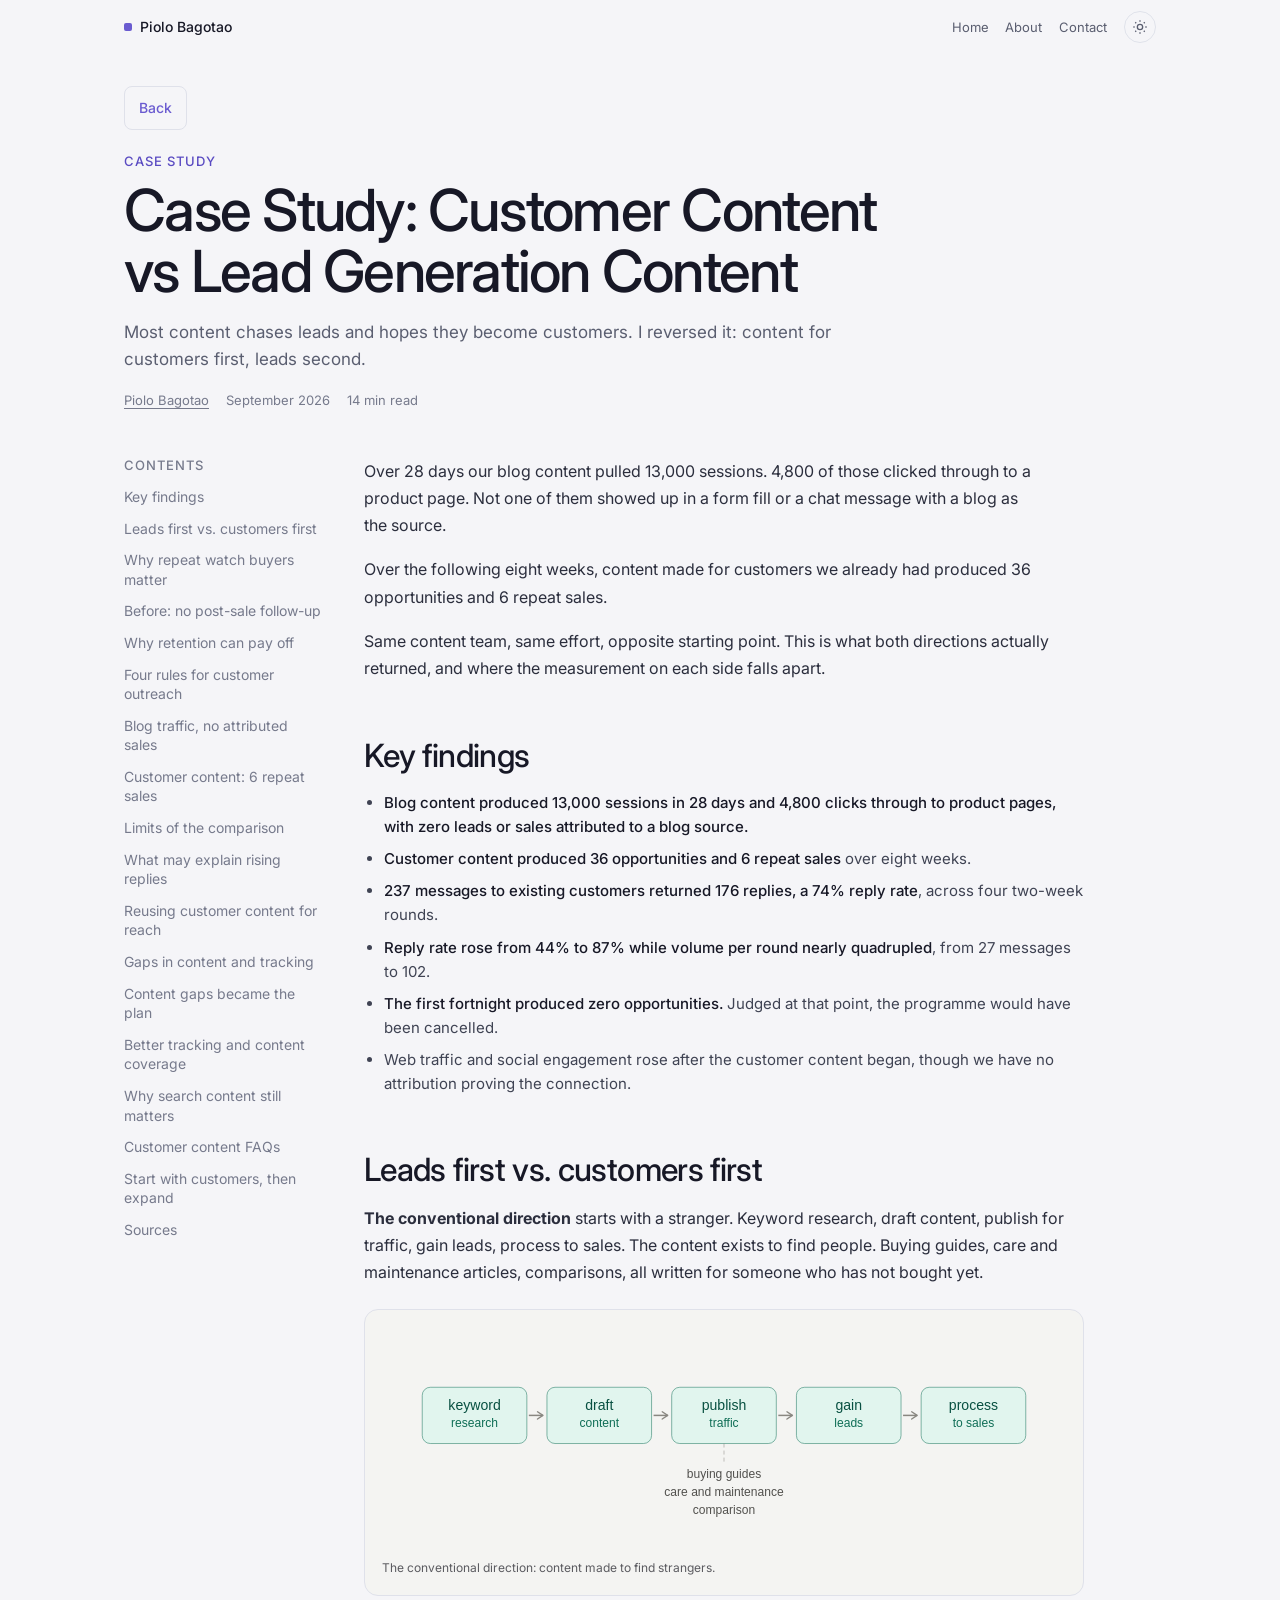
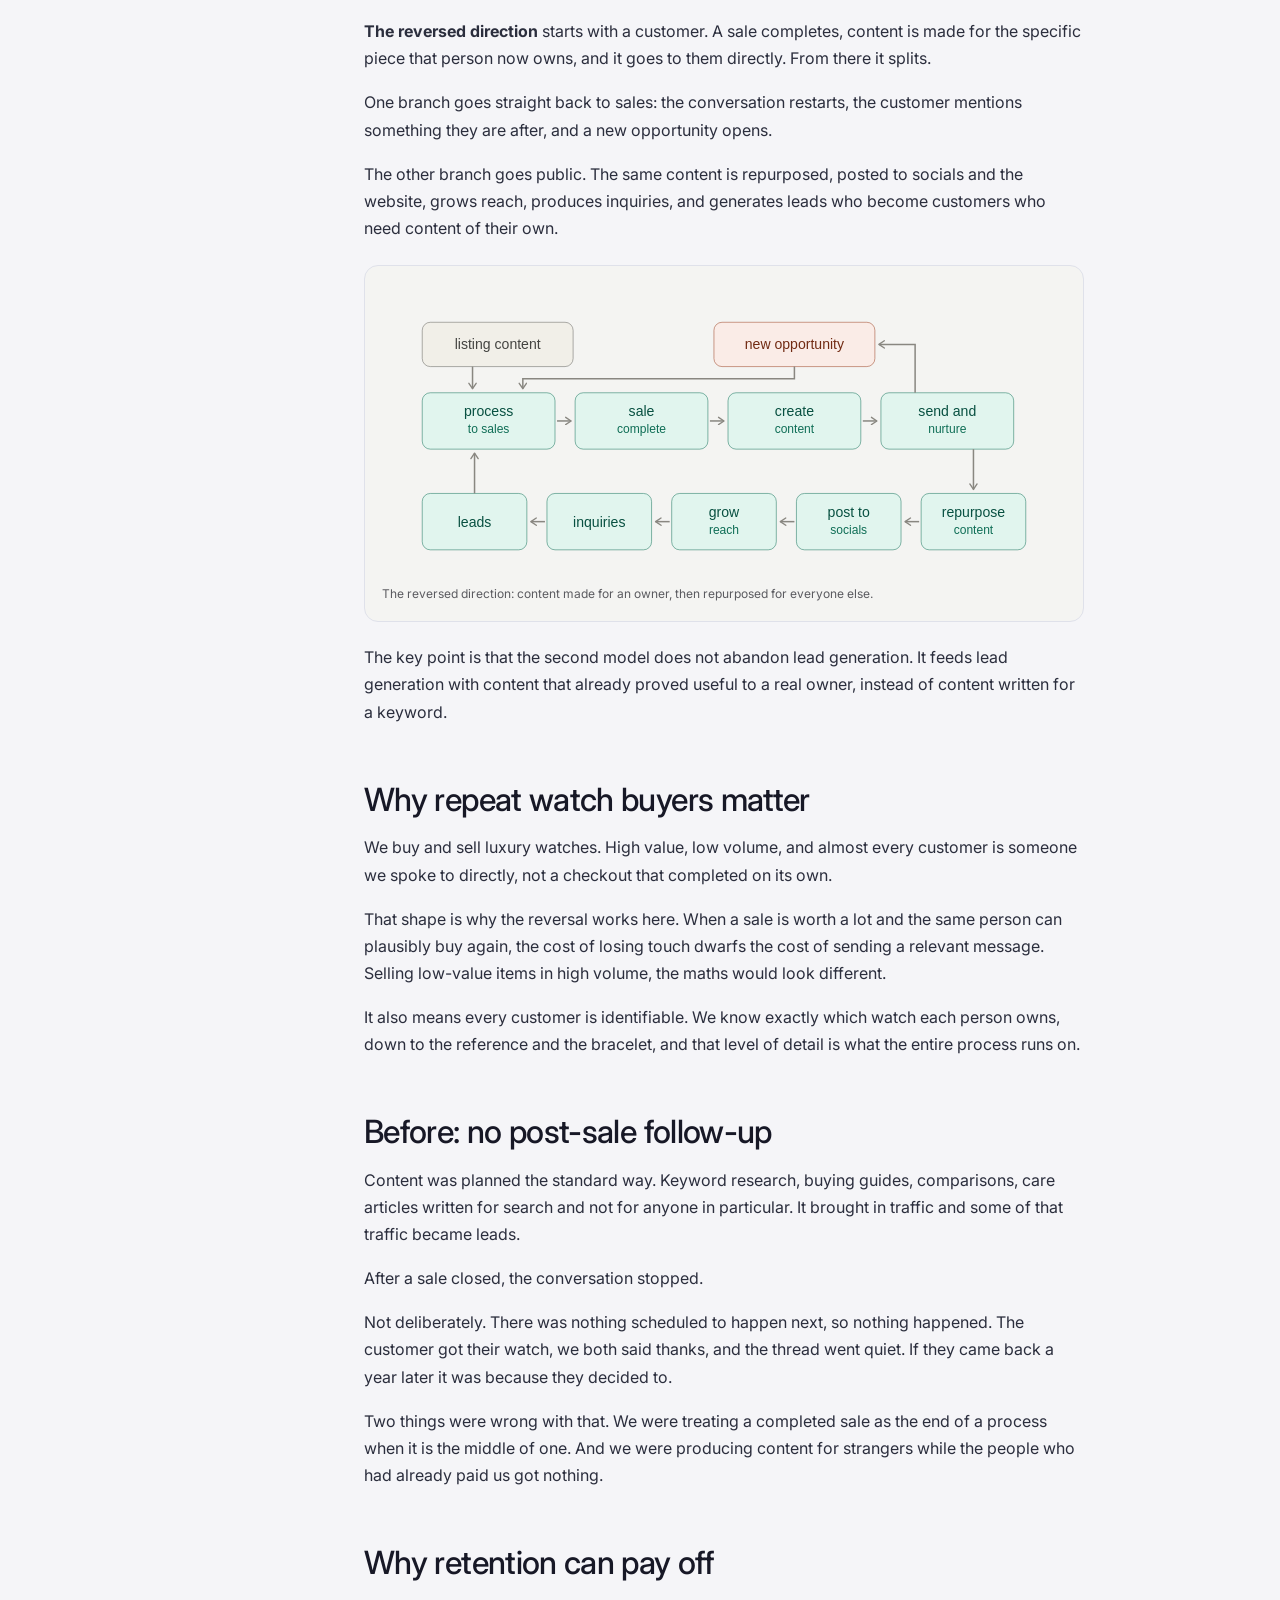
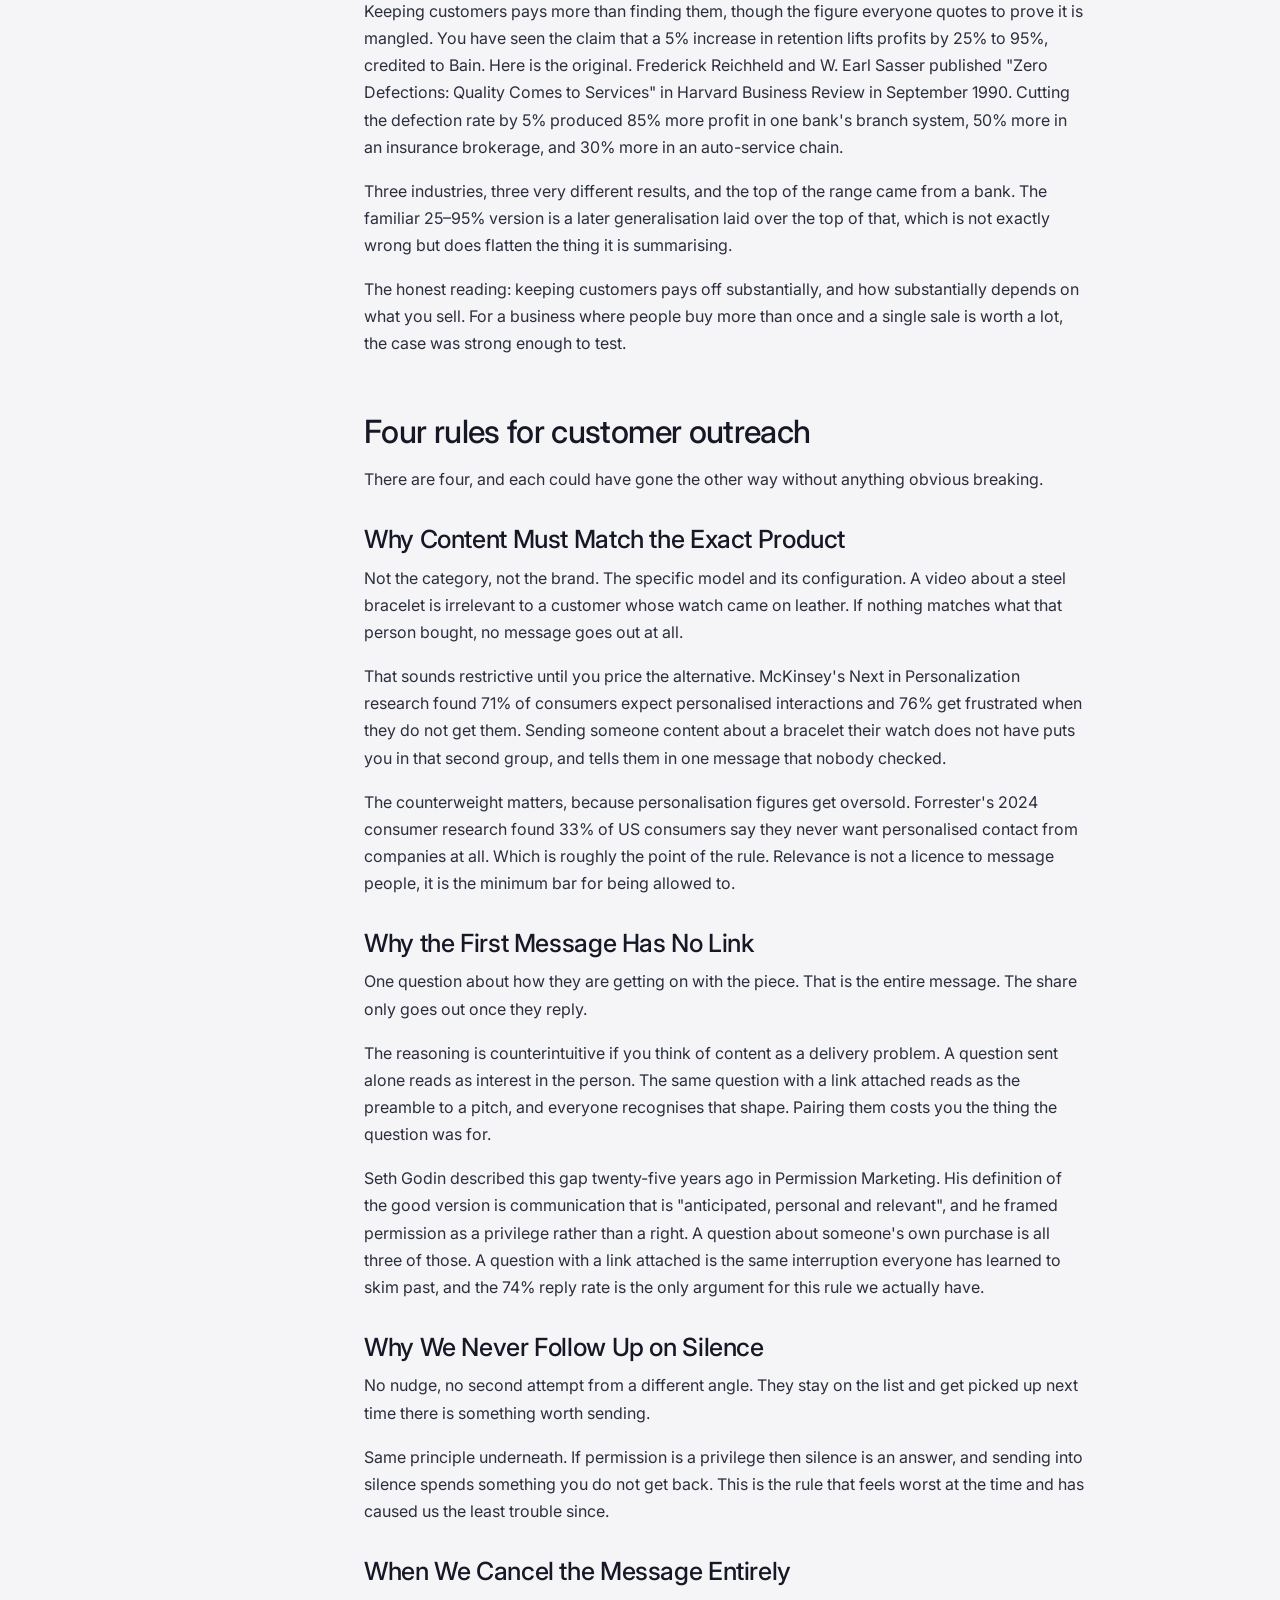
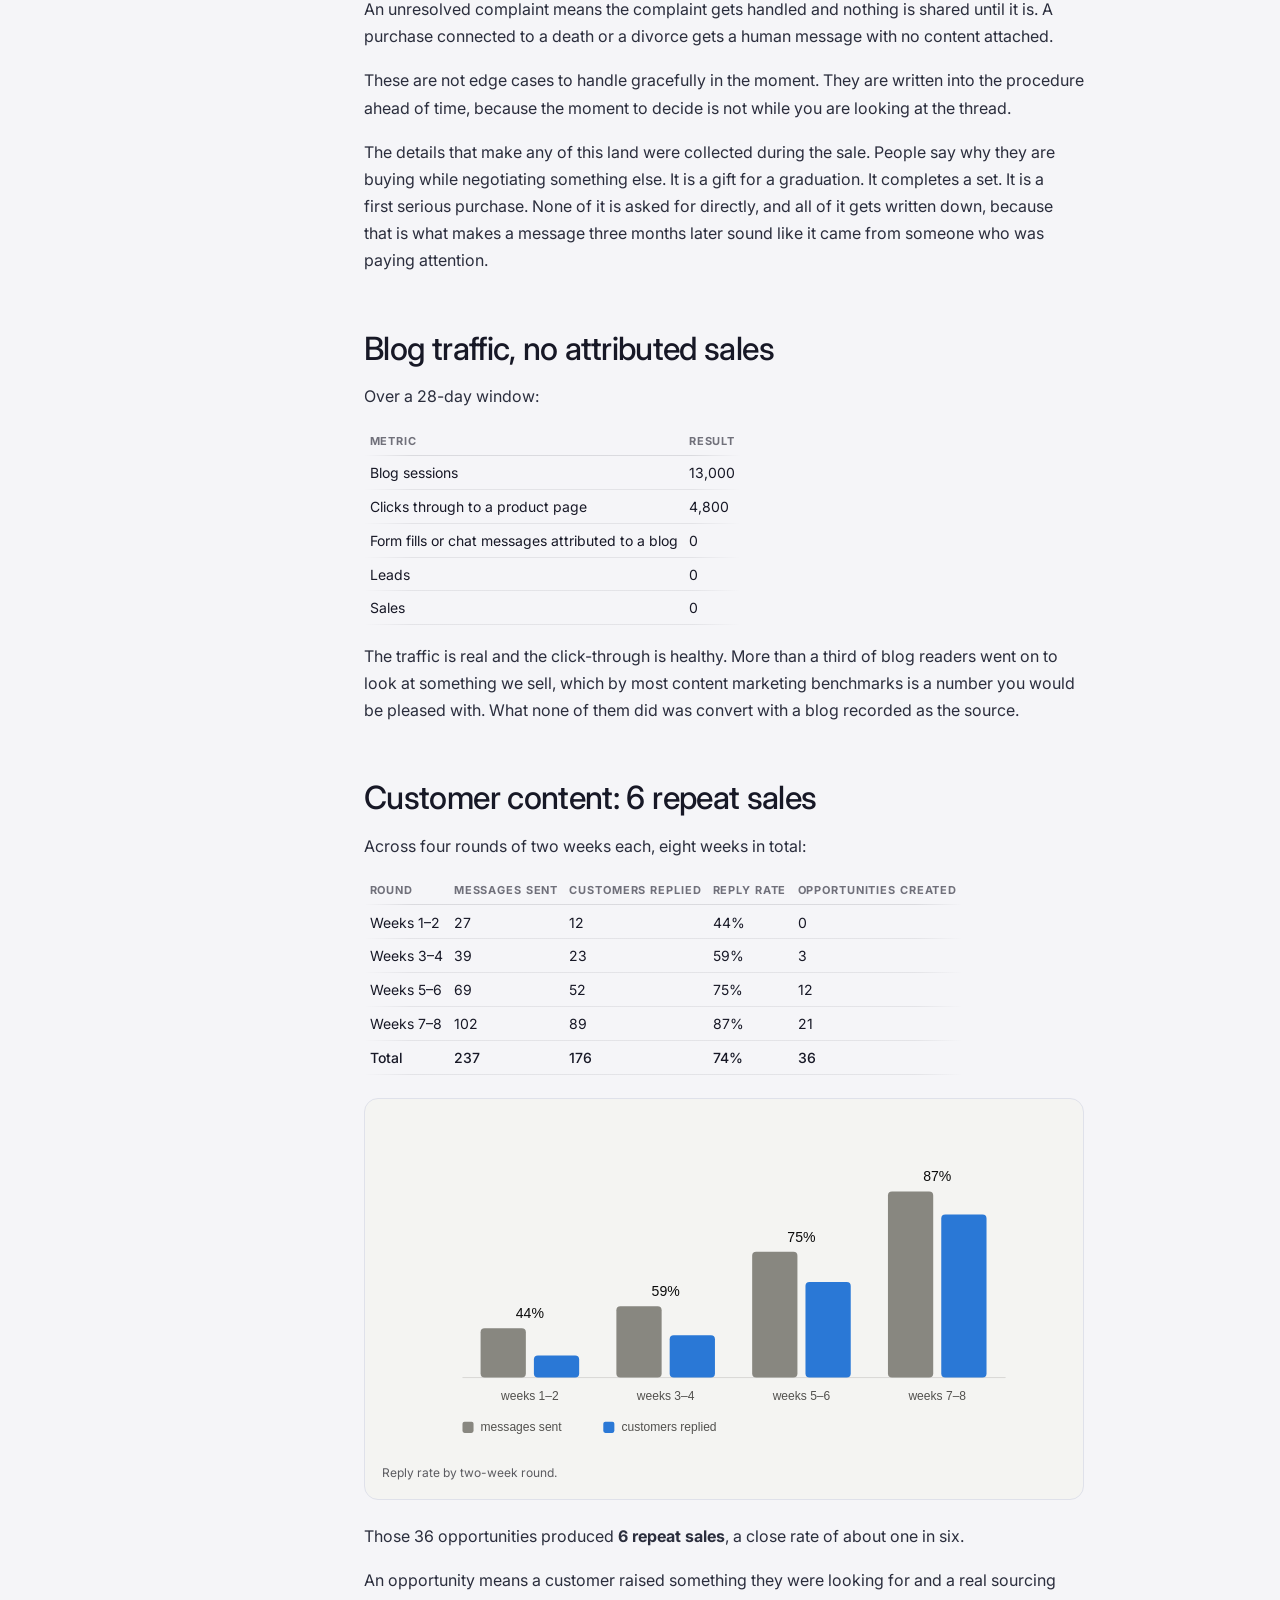
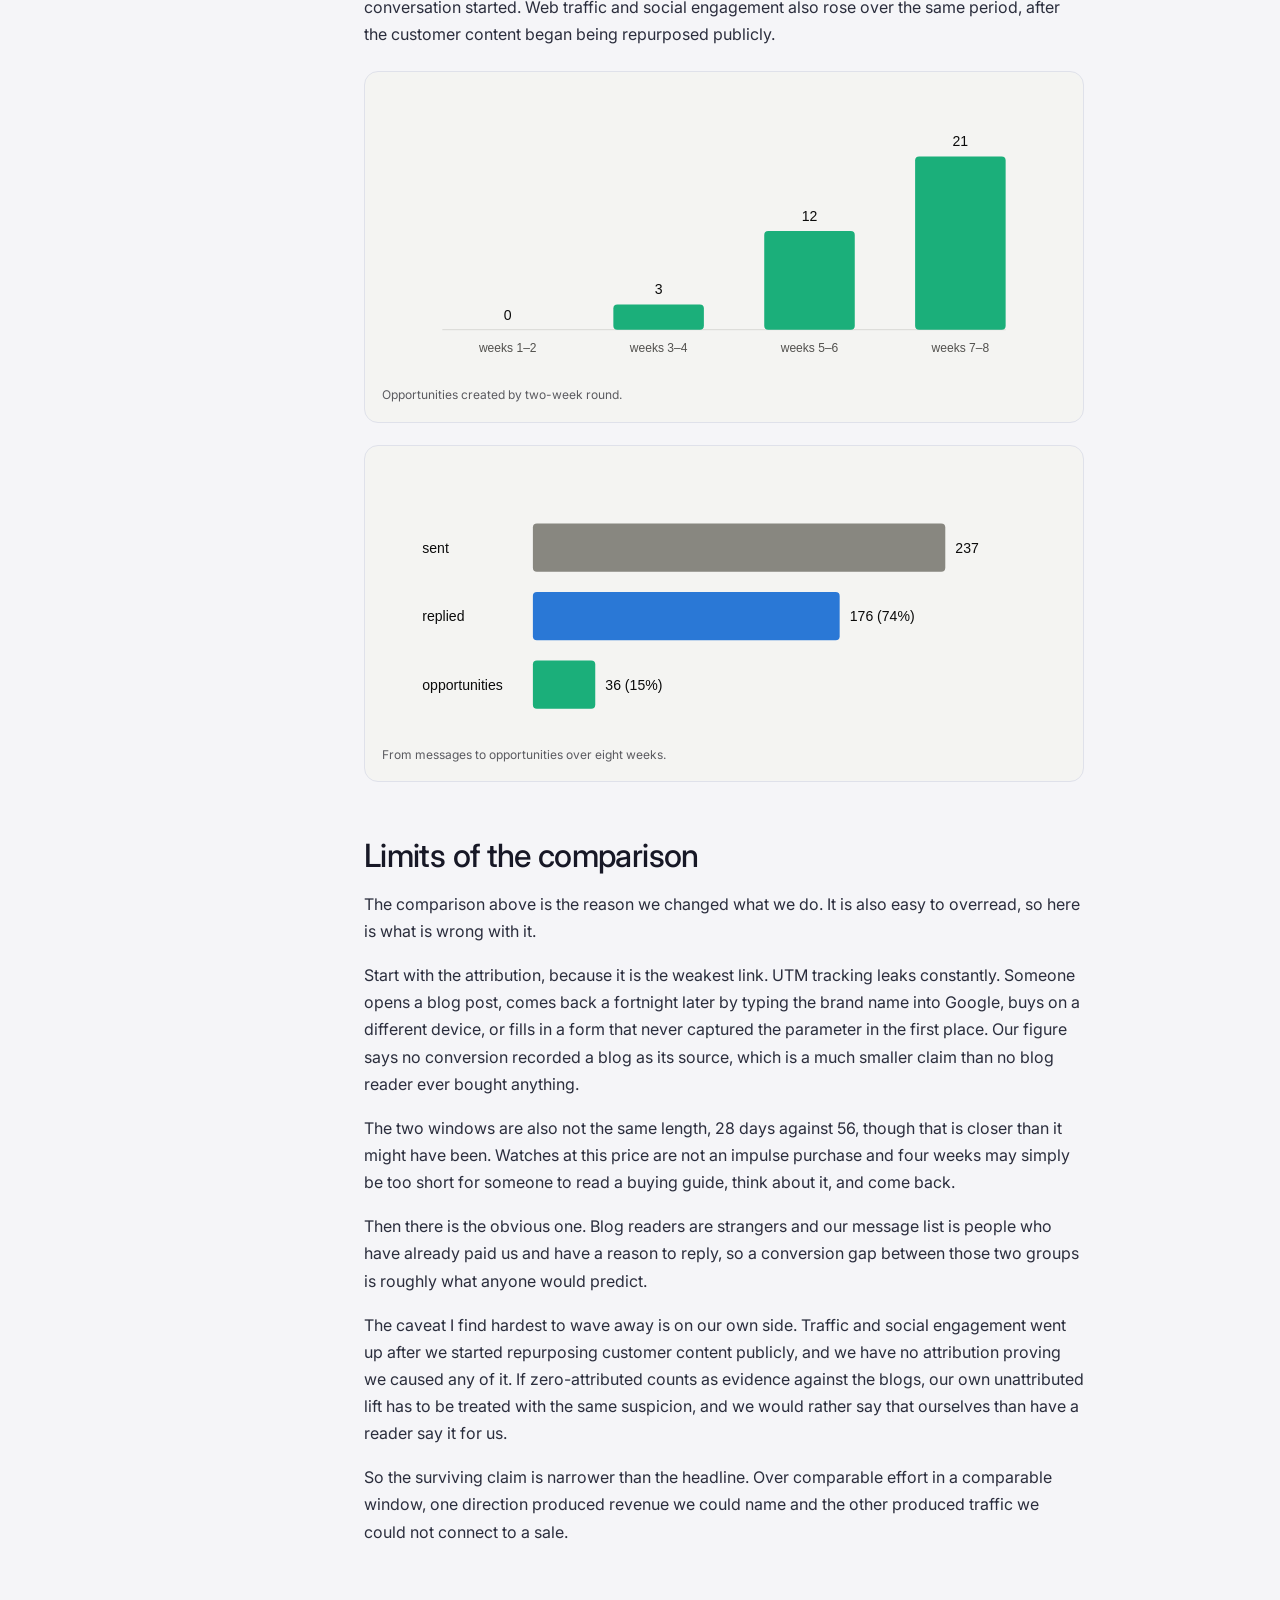
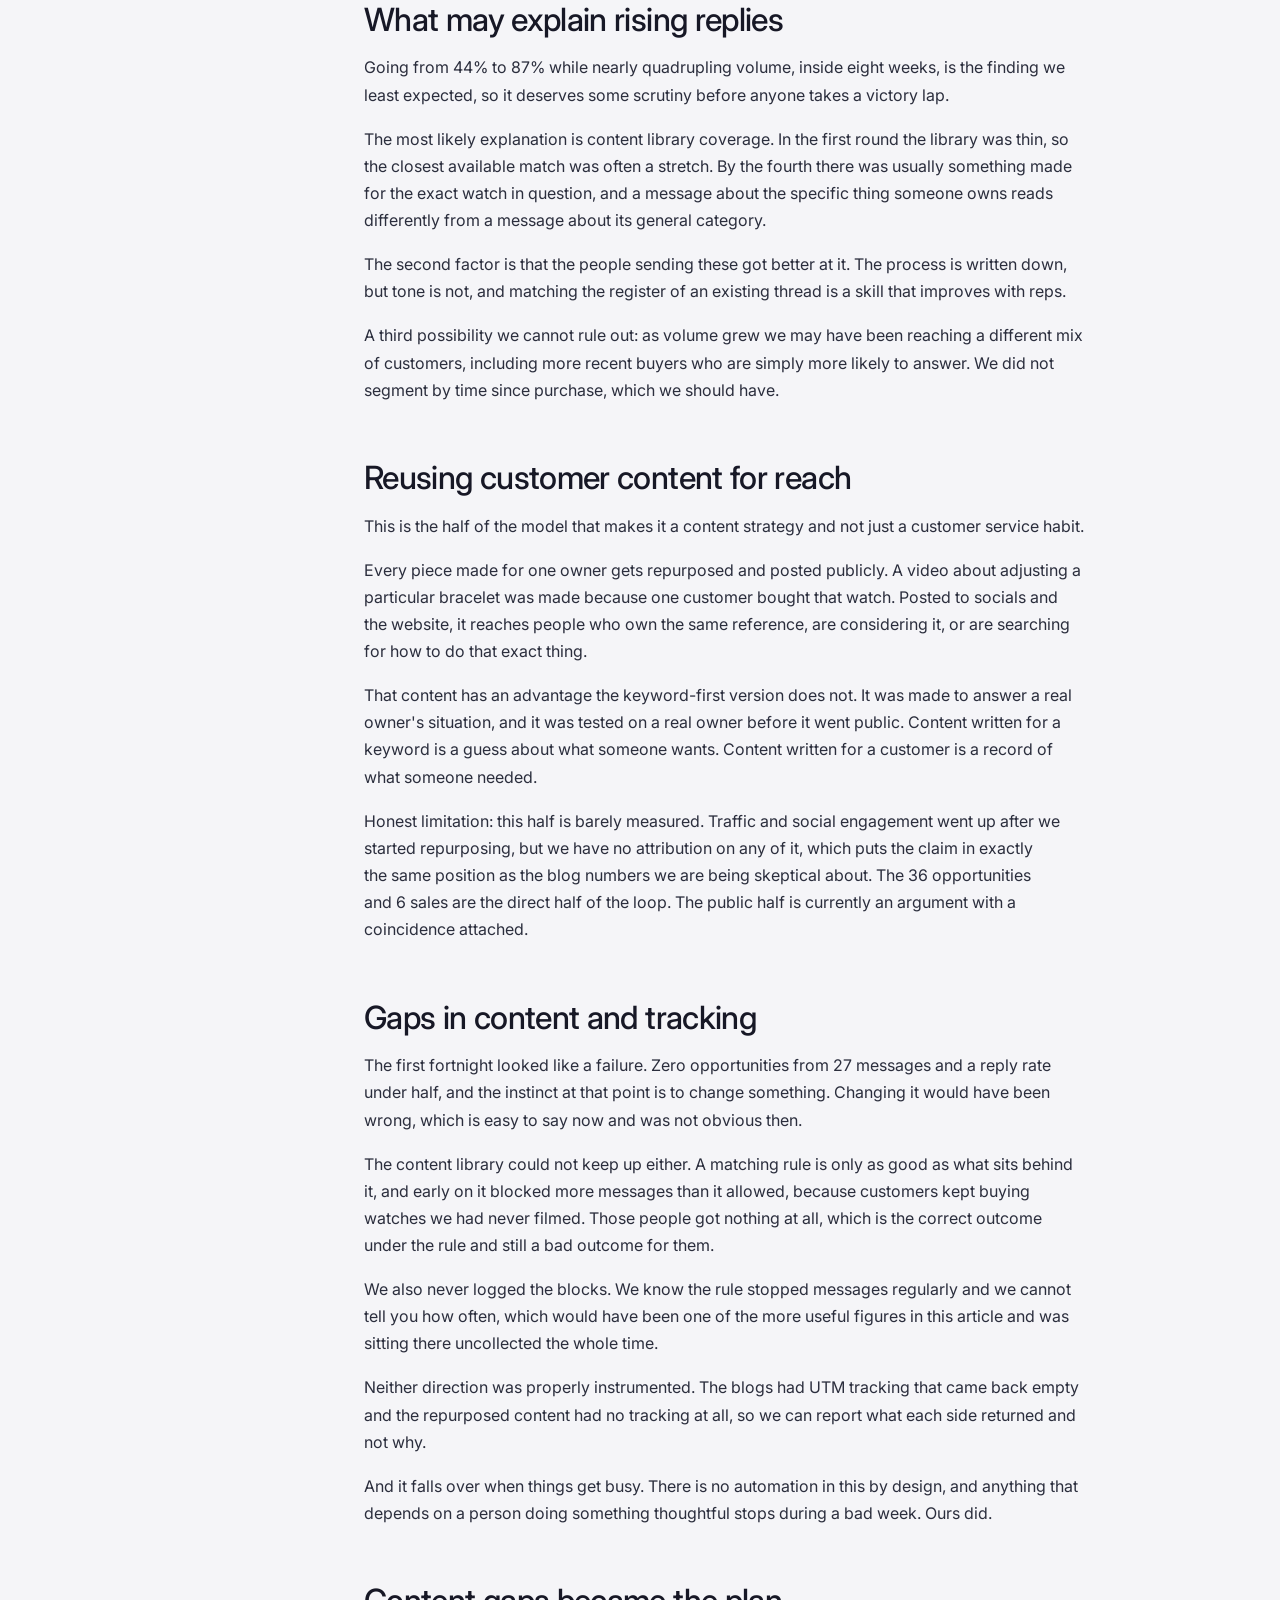
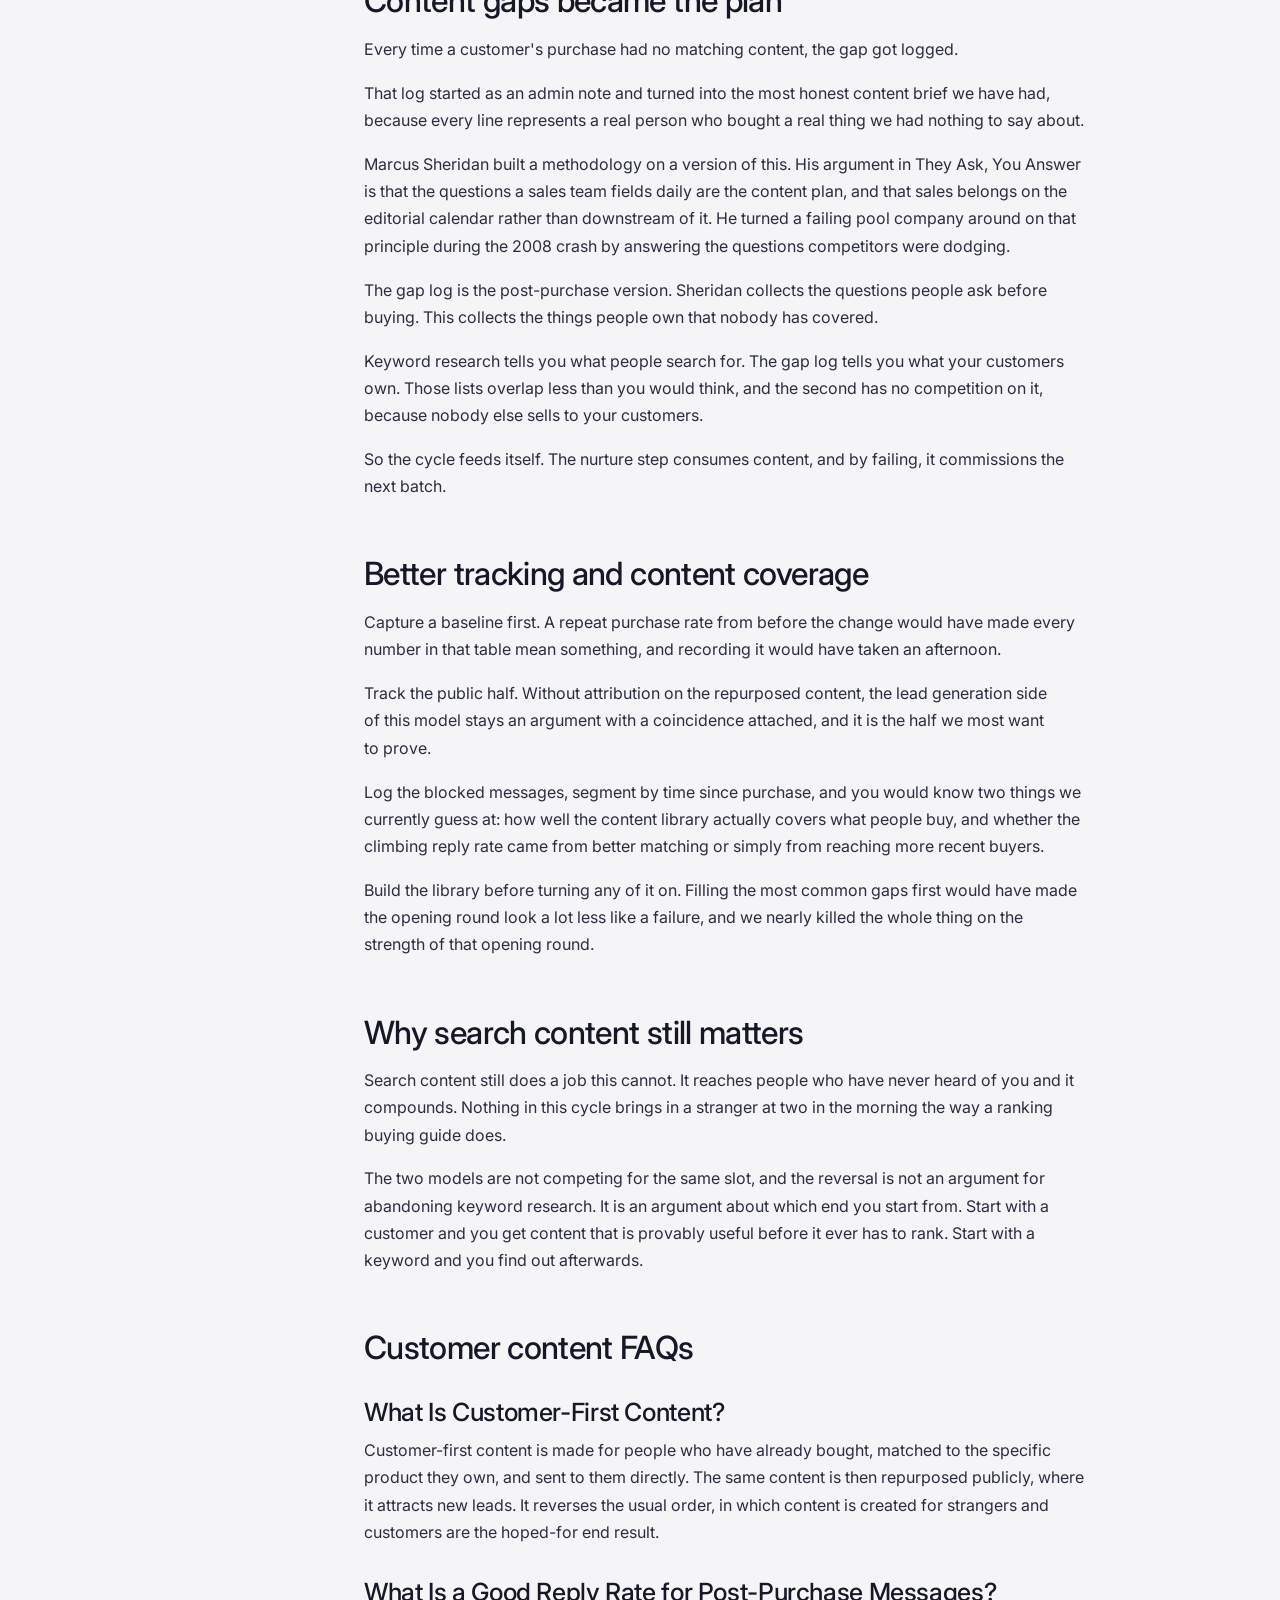
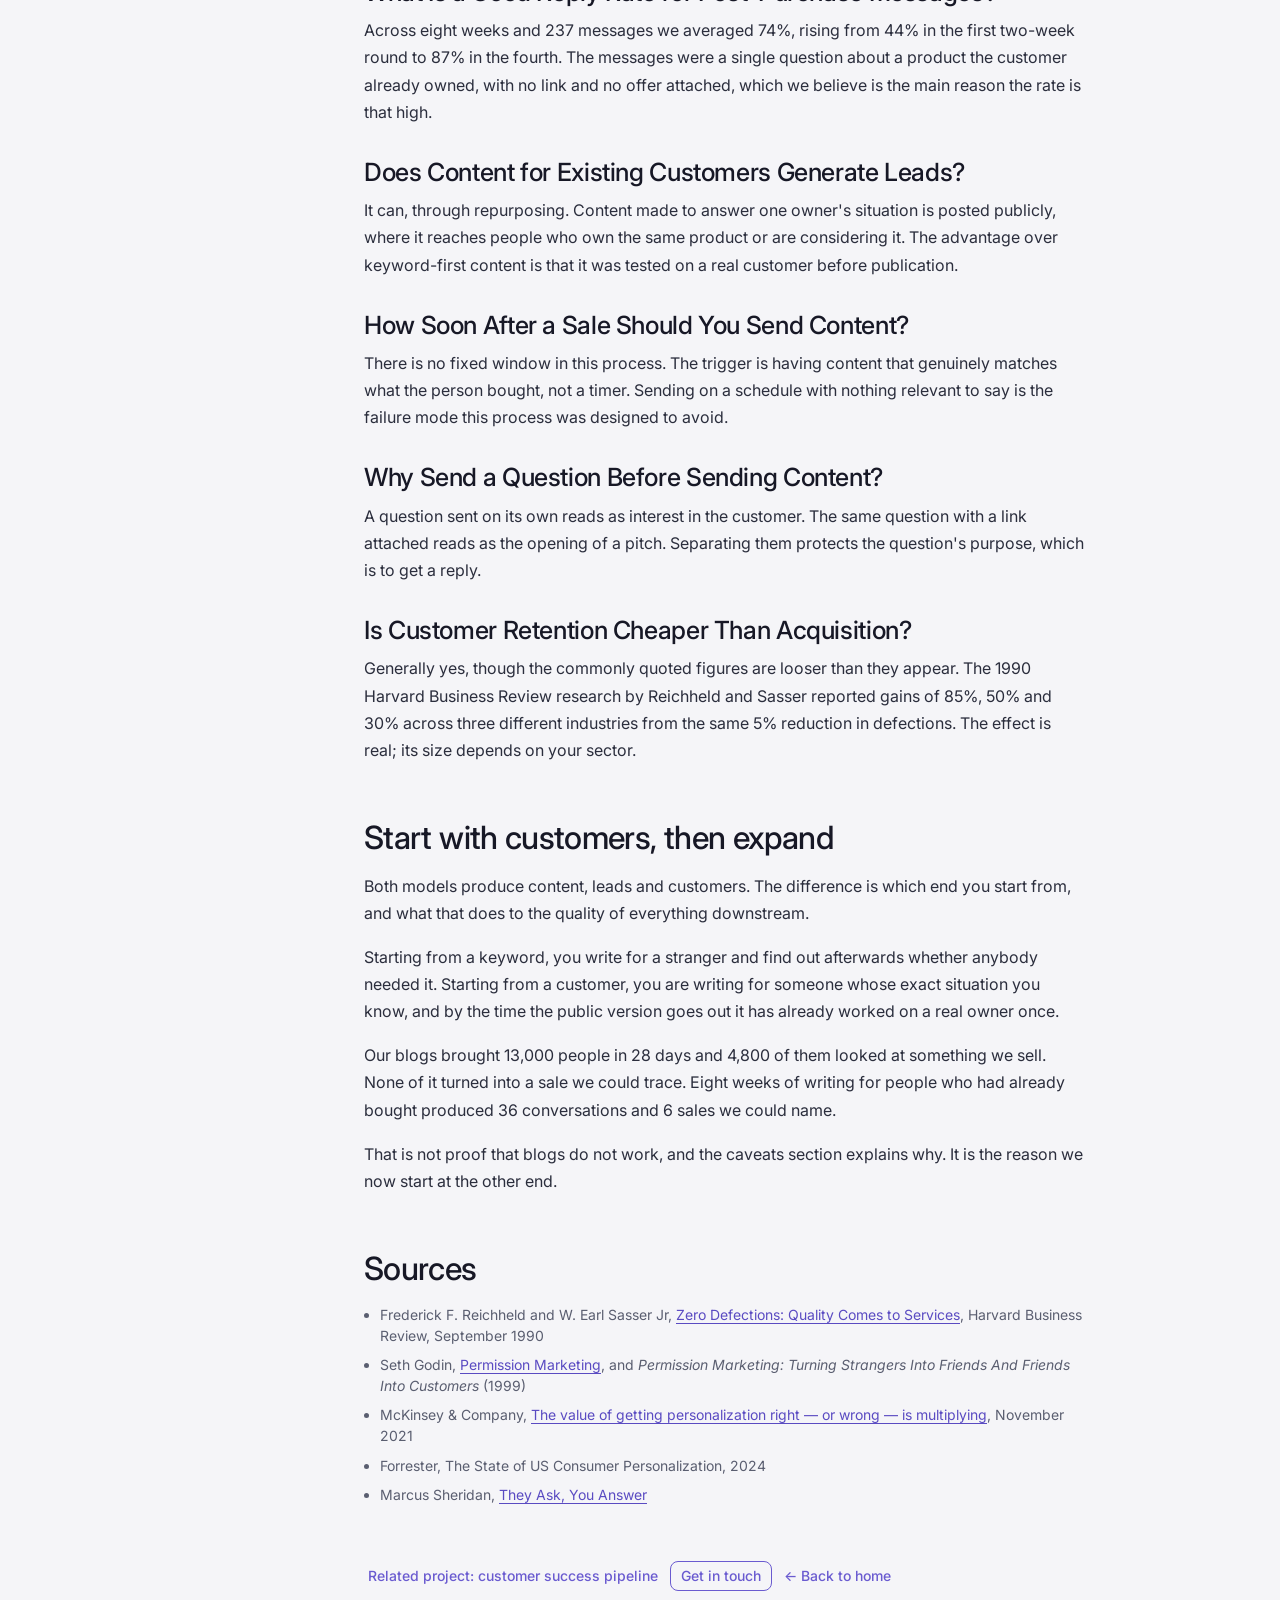
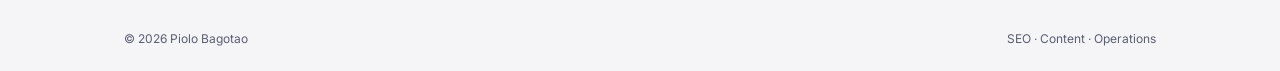
<file: case-study-customer-content.html>
<!DOCTYPE html>
<html lang="en">
<head><meta charset="utf-8"><meta name="viewport" content="width=device-width, initial-scale=1"><title>Customer Content vs Lead Generation | Piolo Bagotao</title><link rel="stylesheet" href="assets/theme.css">

  <link rel="stylesheet" href="assets/color-modes.css">

  <style>
    html{scroll-behavior:smooth}
    a{color:var(--color-accent-300)} a:hover{color:var(--color-accent-400)}
    .navlink{color:var(--color-neutral-400);text-decoration:none;font-size:13px}
    .navlink:hover{color:var(--color-text)}
    .prose p{margin:0 0 var(--space-6);font-size:16px;line-height:1.7;color:var(--color-neutral-200);text-wrap:pretty}
    .prose h2{margin:56px 0 var(--space-6);letter-spacing:-0.02em}
    .prose h3{margin:32px 0 var(--space-4)}
    .prose blockquote{margin:var(--space-8) 0;padding:16px var(--space-6);border-radius:var(--radius-md);background:var(--color-neutral-900);color:var(--color-neutral-400);font-size:14px;line-height:1.6}
    .prose blockquote p{margin:0 0 var(--space-3);font-size:14px;color:var(--color-neutral-400)} .prose blockquote p:last-child{margin:0}
    .prose blockquote ul{margin:0;padding-left:16px} .prose blockquote li{margin:var(--space-2) 0}
    .prose ul.key{padding-left:20px;margin:0 0 var(--space-6)} .prose ul.key li{margin:0 0 var(--space-3);font-size:15px;line-height:1.6;color:var(--color-neutral-300)} .prose ul.key strong{color:var(--color-text);font-weight:500}
    .prose ul.src{padding-left:16px;margin:0} .prose ul.src li{margin:0 0 var(--space-3);font-size:14px;color:var(--color-neutral-400);line-height:1.5}
    .fig{margin:var(--space-8) 0;padding:var(--space-6);border-radius:var(--radius-lg);background:#f4f4f2;border:1px solid var(--color-neutral-800)}
    .fig img{display:block;width:100%;height:auto}
    .fig figcaption{margin-top:var(--space-4);font-size:12px;color:#5b5b60}
    .toc a{display:block;padding:6px 0;font-size:13px;color:var(--color-neutral-500);text-decoration:none;line-height:1.4}
    .toc a:hover{color:var(--color-text)}
    .reveal{opacity:0;transform:translateY(18px);transition:opacity .7s cubic-bezier(.2,.7,.2,1),transform .7s cubic-bezier(.2,.7,.2,1)}
    .reveal.in{opacity:1;transform:none}
    @keyframes rise{from{opacity:0;transform:translateY(18px)}to{opacity:1;transform:none}}
    .rise{animation:rise .7s cubic-bezier(.2,.7,.2,1) both}
    @media(prefers-reduced-motion:reduce){.reveal,.rise{animation:none;transition:none;opacity:1;transform:none}}
  </style>
<script src="assets/color-modes.js"></script>
<link rel="stylesheet" href="assets/portfolio.css"><script defer src="assets/portfolio.js"></script><script defer src="assets/enhancements.js"></script>
  <link rel="canonical" href="https://piolobagotao.vercel.app/case-study-customer-content.html">
  <meta name="description" content="Piolo Bagotao’s case study on customer-first content, post-sale messaging, reply rates, and repeat sales compared with lead-generation content.">
  <meta name="robots" content="index, follow, max-image-preview:large">
  <meta property="og:type" content="article">
  <meta property="og:site_name" content="Piolo Bagotao">
  <meta property="og:title" content="Case Study: Customer Content vs Lead Generation Content">
  <meta property="og:description" content="Piolo Bagotao’s case study on customer-first content, post-sale messaging, reply rates, and repeat sales compared with lead-generation content.">
  <meta property="og:url" content="https://piolobagotao.vercel.app/case-study-customer-content.html">
  <meta property="og:image" content="https://piolobagotao.vercel.app/assets/customer-content-reply-rate.png">
  <meta property="og:image:type" content="image/png">
  <meta property="og:image:width" content="1200">
  <meta property="og:image:height" content="591">
  <meta property="og:image:alt" content="Customer content reply rates across four two-week rounds: 44%, 59%, 75%, and 87%.">
  <meta name="twitter:card" content="summary_large_image">
  <meta name="twitter:title" content="Case Study: Customer Content vs Lead Generation Content">
  <meta name="twitter:description" content="Piolo Bagotao’s case study on customer-first content, post-sale messaging, reply rates, and repeat sales compared with lead-generation content.">
  <meta name="twitter:image" content="https://piolobagotao.vercel.app/assets/customer-content-reply-rate.png">
  <meta name="twitter:image:alt" content="Customer content reply rates across four two-week rounds: 44%, 59%, 75%, and 87%.">
  <script type="application/ld+json">{"@context": "https://schema.org", "@graph": [{"@type": "Person", "@id": "https://piolobagotao.vercel.app/#person", "name": "Piolo Bagotao", "jobTitle": "SEO Specialist & Content Operations", "url": "https://piolobagotao.vercel.app/", "description": "Piolo Bagotao is an SEO Specialist & Content Operations professional specializing in SEO strategy, content optimization, internal linking, publishing workflows, organic search growth, and automation.", "image": "https://piolobagotao.vercel.app/assets/piolo-bagotao-seo-specialist.webp", "sameAs": ["https://www.linkedin.com/in/piolo-bagotao-a421131ba/", "https://medium.com/@piolobagotao"], "alumniOf": {"@type": "CollegeOrUniversity", "name": "Western Mindanao State University"}}, {"@type": "WebSite", "@id": "https://piolobagotao.vercel.app/#website", "url": "https://piolobagotao.vercel.app/", "name": "Piolo Bagotao", "publisher": {"@id": "https://piolobagotao.vercel.app/#person"}, "inLanguage": "en"}, {"@type": "WebPage", "@id": "https://piolobagotao.vercel.app/case-study-customer-content.html#webpage", "url": "https://piolobagotao.vercel.app/case-study-customer-content.html", "name": "Customer Content vs Lead Generation | Piolo Bagotao", "description": "Piolo Bagotao’s case study on customer-first content, post-sale messaging, reply rates, and repeat sales compared with lead-generation content.", "isPartOf": {"@id": "https://piolobagotao.vercel.app/#website"}, "mainEntity": {"@id": "https://piolobagotao.vercel.app/case-study-customer-content.html#article"}, "inLanguage": "en"}, {"@type": "Article", "@id": "https://piolobagotao.vercel.app/case-study-customer-content.html#article", "headline": "Case Study: Customer Content vs Lead Generation Content", "description": "Piolo Bagotao’s case study on customer-first content, post-sale messaging, reply rates, and repeat sales compared with lead-generation content.", "url": "https://piolobagotao.vercel.app/case-study-customer-content.html", "mainEntityOfPage": {"@id": "https://piolobagotao.vercel.app/case-study-customer-content.html#webpage"}, "author": {"@type": "Person", "@id": "https://piolobagotao.vercel.app/#person", "name": "Piolo Bagotao", "url": "https://piolobagotao.vercel.app/about.html"}, "image": "https://piolobagotao.vercel.app/assets/customer-content-reply-rate.png", "inLanguage": "en", "articleSection": "Case studies"}]}</script>

<link rel="icon" href="/favicon.ico" sizes="16x16 32x32 48x48">
<link rel="icon" type="image/png" sizes="96x96" href="/favicon.png">
<link rel="apple-touch-icon" sizes="180x180" href="/apple-touch-icon.png">
</head>
<body>
<a class="skip-link" href="#main-content">Skip to content</a>


<div style="min-height:100vh;background:var(--color-bg);color:var(--color-text);font-family:var(--font-body)">
  <nav aria-label="Main navigation" style="position:sticky;top:0;z-index:5;background:color-mix(in srgb,var(--color-bg) 92%,transparent)">
    <span data-progress style="position:absolute;left:0;bottom:-1px;height:1px;width:100%;background:var(--color-accent);transform:scaleX(0);transform-origin:left"></span>
    <div style="max-width:1080px;margin:0 auto;padding:var(--space-4) 24px;display:flex;align-items:center;justify-content:space-between;gap:var(--space-6)">
      <a href="index.html" style="color:var(--color-text);text-decoration:none;font-weight:500;font-size:14px;display:flex;align-items:center;gap:var(--space-3)"><span style="width:8px;height:8px;border-radius:2px;background:var(--color-accent)"></span>Piolo Bagotao</a>
      <div style="display:flex;align-items:center;gap:var(--space-6);flex-wrap:wrap">
        <div style="display:flex;gap:var(--space-6);flex-wrap:wrap">
        <a class="navlink" href="index.html">Home</a>
        <a class="navlink" href="about.html">About</a>
        <a class="navlink" href="index.html#contact">Contact</a>
        </div>
        <button class="theme-toggle" type="button" aria-label="Toggle light mode" data-theme-toggle title="Toggle theme"><svg viewBox="0 0 24 24" fill="none" stroke="currentColor" stroke-width="2" aria-hidden="true"><circle cx="12" cy="12" r="4"/><path d="M12 2v2M12 20v2M4.9 4.9l1.4 1.4M17.7 17.7l1.4 1.4M2 12h2M20 12h2M4.9 19.1l1.4-1.4M17.7 6.3l1.4-1.4"/></svg></button>
      </div>
    </div>
  </nav>

  <main id="main-content" tabindex="-1" style="max-width:1080px;margin:0 auto;padding:0 24px">
    <header data-screen-label="Case study hero" style="padding:32px 0 48px;max-width:760px">
      <a href="index.html#casestudy" class="btn btn-ghost" style="display:inline-flex;align-items:center;gap:8px;min-height:44px;padding:8px 14px;margin-bottom:24px;border:1px solid var(--color-neutral-800);border-radius:var(--radius-md);font-size:14px;text-decoration:none">Back</a>
      <p class="eyebrow rise" style="color:var(--color-accent-300);margin-bottom:var(--space-4)">Case study</p>
      <h1 class="rise" style="animation-delay:.08s;font-size:clamp(34px,5vw,58px);line-height:1.05;letter-spacing:-0.03em;margin:0 0 var(--space-6);text-wrap:balance">Case Study: Customer Content vs Lead Generation Content</h1>
      <p class="rise" style="animation-delay:.16s;font-size:17px;line-height:1.6;color:var(--color-neutral-400);margin:0 0 var(--space-6);text-wrap:pretty">Most content chases leads and hopes they become customers. I reversed it: content for customers first, leads second.</p>
      <div class="rise" style="animation-delay:.24s;display:flex;gap:var(--space-6);font-size:13px;color:var(--color-neutral-500);flex-wrap:wrap"><a rel="author" href="about.html" style="color:inherit">Piolo Bagotao</a><span>September 2026</span><span>14 min read</span></div>
    </header>

    <div style="display:grid;grid-template-columns:minmax(0,1fr);gap:40px;align-items:start" class="layout">
      <aside class="toc" style="position:sticky;top:72px;display:none">
        <p class="eyebrow" style="color:var(--color-neutral-500);margin-bottom:var(--space-3)">Contents</p>
        <a href="#findings">Key findings</a>
        <a href="#directions">Leads first vs. customers first</a>
        <a href="#sell">Why repeat watch buyers matter</a>
        <a href="#before">Before: no post-sale follow-up</a>
        <a href="#why">Why retention can pay off</a>
        <a href="#rules">Four rules for customer outreach</a>
        <a href="#leadgen-results">Blog traffic, no attributed sales</a>
        <a href="#results">Customer content: 6 repeat sales</a>
        <a href="#fair">Limits of the comparison</a>
        <a href="#climb">What may explain rising replies</a>
        <a href="#leadgen">Reusing customer content for reach</a>
        <a href="#didnt">Gaps in content and tracking</a>
        <a href="#gaplog">Content gaps became the plan</a>
        <a href="#differently">Better tracking and content coverage</a>
        <a href="#replace">Why search content still matters</a>
        <a href="#faq">Customer content FAQs</a>
        <a href="#closing">Start with customers, then expand</a>
        <a href="#sources">Sources</a>
      </aside>

      <article class="prose" style="max-width:720px;min-width:0">
        <p>Over 28 days our blog content pulled 13,000 sessions. 4,800 of those clicked through to a product page. Not one of them showed up in a form fill or a chat message with a blog as the source.</p>
        <p>Over the following eight weeks, content made for customers we already had produced 36 opportunities and 6 repeat sales.</p>
        <p>Same content team, same effort, opposite starting point. This is what both directions actually returned, and where the measurement on each side falls apart.</p>

        <h2 id="findings" class="reveal">Key findings</h2>
        <ul class="key">
          <li><strong>Blog content produced 13,000 sessions in 28 days and 4,800 clicks through to product pages, with zero leads or sales attributed to a blog source.</strong></li>
          <li><strong>Customer content produced 36 opportunities and 6 repeat sales</strong> over eight weeks.</li>
          <li><strong>237 messages to existing customers returned 176 replies, a 74% reply rate</strong>, across four two-week rounds.</li>
          <li><strong>Reply rate rose from 44% to 87% while volume per round nearly quadrupled</strong>, from 27 messages to 102.</li>
          <li><strong>The first fortnight produced zero opportunities.</strong> Judged at that point, the programme would have been cancelled.</li>
          <li>Web traffic and social engagement rose after the customer content began, though we have no attribution proving the connection.</li>
        </ul>

        <h2 id="directions" class="reveal">Leads first vs. customers first</h2>
        <p><strong>The conventional direction</strong> starts with a stranger. Keyword research, draft content, publish for traffic, gain leads, process to sales. The content exists to find people. Buying guides, care and maintenance articles, comparisons, all written for someone who has not bought yet.</p>
        <figure class="fig reveal"><img src="assets/cs2-leadgen-linear.svg" alt="Lead generation content stages: keyword research, draft content, publish, traffic, gain leads, process to sales" width="680" height="220" loading="lazy" decoding="async"><figcaption>The conventional direction: content made to find strangers.</figcaption></figure>
        <p><strong>The reversed direction</strong> starts with a customer. A sale completes, content is made for the specific piece that person now owns, and it goes to them directly. From there it splits.</p>
        <p>One branch goes straight back to sales: the conversation restarts, the customer mentions something they are after, and a new opportunity opens.</p>
        <p>The other branch goes public. The same content is repurposed, posted to socials and the website, grows reach, produces inquiries, and generates leads who become customers who need content of their own.</p>
        <figure class="fig reveal"><img src="assets/cs2-customer-cycle.svg" alt="Customer-first content cycle: sale completes, create content, send to customer, back to sales or repurposed publicly" width="680" height="290" loading="lazy" decoding="async"><figcaption>The reversed direction: content made for an owner, then repurposed for everyone else.</figcaption></figure>
        <p>The key point is that the second model does not abandon lead generation. It feeds lead generation with content that already proved useful to a real owner, instead of content written for a keyword.</p>

        <h2 id="sell" class="reveal">Why repeat watch buyers matter</h2>
        <p>We buy and sell luxury watches. High value, low volume, and almost every customer is someone we spoke to directly, not a checkout that completed on its own.</p>
        <p>That shape is why the reversal works here. When a sale is worth a lot and the same person can plausibly buy again, the cost of losing touch dwarfs the cost of sending a relevant message. Selling low-value items in high volume, the maths would look different.</p>
        <p>It also means every customer is identifiable. We know exactly which watch each person owns, down to the reference and the bracelet, and that level of detail is what the entire process runs on.</p>

        <h2 id="before" class="reveal">Before: no post-sale follow-up</h2>
        <p>Content was planned the standard way. Keyword research, buying guides, comparisons, care articles written for search and not for anyone in particular. It brought in traffic and some of that traffic became leads.</p>
        <p>After a sale closed, the conversation stopped.</p>
        <p>Not deliberately. There was nothing scheduled to happen next, so nothing happened. The customer got their watch, we both said thanks, and the thread went quiet. If they came back a year later it was because they decided to.</p>
        <p>Two things were wrong with that. We were treating a completed sale as the end of a process when it is the middle of one. And we were producing content for strangers while the people who had already paid us got nothing.</p>

        <h2 id="why" class="reveal">Why retention can pay off</h2>
        <p>Keeping customers pays more than finding them, though the figure everyone quotes to prove it is mangled. You have seen the claim that a 5% increase in retention lifts profits by 25% to 95%, credited to Bain. Here is the original. Frederick Reichheld and W. Earl Sasser published "Zero Defections: Quality Comes to Services" in Harvard Business Review in September 1990. Cutting the defection rate by 5% produced 85% more profit in one bank's branch system, 50% more in an insurance brokerage, and 30% more in an auto-service chain.</p>
        <p>Three industries, three very different results, and the top of the range came from a bank. The familiar 25–95% version is a later generalisation laid over the top of that, which is not exactly wrong but does flatten the thing it is summarising.</p>
        <p>The honest reading: keeping customers pays off substantially, and how substantially depends on what you sell. For a business where people buy more than once and a single sale is worth a lot, the case was strong enough to test.</p>

        <h2 id="rules" class="reveal">Four rules for customer outreach</h2>
        <p>There are four, and each could have gone the other way without anything obvious breaking.</p>
        <h3>Why Content Must Match the Exact Product</h3>
        <p>Not the category, not the brand. The specific model and its configuration. A video about a steel bracelet is irrelevant to a customer whose watch came on leather. If nothing matches what that person bought, no message goes out at all.</p>
        <p>That sounds restrictive until you price the alternative. McKinsey's Next in Personalization research found 71% of consumers expect personalised interactions and 76% get frustrated when they do not get them. Sending someone content about a bracelet their watch does not have puts you in that second group, and tells them in one message that nobody checked.</p>
        <p>The counterweight matters, because personalisation figures get oversold. Forrester's 2024 consumer research found 33% of US consumers say they never want personalised contact from companies at all. Which is roughly the point of the rule. Relevance is not a licence to message people, it is the minimum bar for being allowed to.</p>
        <h3>Why the First Message Has No Link</h3>
        <p>One question about how they are getting on with the piece. That is the entire message. The share only goes out once they reply.</p>
        <p>The reasoning is counterintuitive if you think of content as a delivery problem. A question sent alone reads as interest in the person. The same question with a link attached reads as the preamble to a pitch, and everyone recognises that shape. Pairing them costs you the thing the question was for.</p>
        <p>Seth Godin described this gap twenty-five years ago in Permission Marketing. His definition of the good version is communication that is "anticipated, personal and relevant", and he framed permission as a privilege rather than a right. A question about someone's own purchase is all three of those. A question with a link attached is the same interruption everyone has learned to skim past, and the 74% reply rate is the only argument for this rule we actually have.</p>
        <h3>Why We Never Follow Up on Silence</h3>
        <p>No nudge, no second attempt from a different angle. They stay on the list and get picked up next time there is something worth sending.</p>
        <p>Same principle underneath. If permission is a privilege then silence is an answer, and sending into silence spends something you do not get back. This is the rule that feels worst at the time and has caused us the least trouble since.</p>
        <h3>When We Cancel the Message Entirely</h3>
        <p>An unresolved complaint means the complaint gets handled and nothing is shared until it is. A purchase connected to a death or a divorce gets a human message with no content attached.</p>
        <p>These are not edge cases to handle gracefully in the moment. They are written into the procedure ahead of time, because the moment to decide is not while you are looking at the thread.</p>
        <p>The details that make any of this land were collected during the sale. People say why they are buying while negotiating something else. It is a gift for a graduation. It completes a set. It is a first serious purchase. None of it is asked for directly, and all of it gets written down, because that is what makes a message three months later sound like it came from someone who was paying attention.</p>

        <h2 id="leadgen-results" class="reveal">Blog traffic, no attributed sales</h2>
        <p>Over a 28-day window:</p>
        <div class="reveal" style="overflow-x:auto;margin:0 0 var(--space-6)">
          <table class="table" style="width:100%;font-size:14px">
            <thead><tr><th scope="col">Metric</th><th scope="col">Result</th></tr></thead>
            <tbody>
              <tr><td>Blog sessions</td><td>13,000</td></tr>
              <tr><td>Clicks through to a product page</td><td>4,800</td></tr>
              <tr><td>Form fills or chat messages attributed to a blog</td><td>0</td></tr>
              <tr><td>Leads</td><td>0</td></tr>
              <tr><td>Sales</td><td>0</td></tr>
            </tbody>
          </table>
        </div>
        <p>The traffic is real and the click-through is healthy. More than a third of blog readers went on to look at something we sell, which by most content marketing benchmarks is a number you would be pleased with. What none of them did was convert with a blog recorded as the source.</p>

        <h2 id="results" class="reveal">Customer content: 6 repeat sales</h2>
        <p>Across four rounds of two weeks each, eight weeks in total:</p>
        <div class="reveal" style="overflow-x:auto;margin:0 0 var(--space-6)">
          <table class="table" style="width:100%;font-size:14px">
            <thead><tr><th scope="col">Round</th><th scope="col">Messages sent</th><th scope="col">Customers replied</th><th scope="col">Reply rate</th><th scope="col">Opportunities created</th></tr></thead>
            <tbody>
              <tr><td>Weeks 1–2</td><td>27</td><td>12</td><td>44%</td><td>0</td></tr>
              <tr><td>Weeks 3–4</td><td>39</td><td>23</td><td>59%</td><td>3</td></tr>
              <tr><td>Weeks 5–6</td><td>69</td><td>52</td><td>75%</td><td>12</td></tr>
              <tr><td>Weeks 7–8</td><td>102</td><td>89</td><td>87%</td><td>21</td></tr>
              <tr style="font-weight:500"><td>Total</td><td>237</td><td>176</td><td>74%</td><td>36</td></tr>
            </tbody>
          </table>
        </div>
        <figure class="fig reveal"><img src="assets/cs2-reply-rate.svg" alt="Reply rate by two-week round: 44%, 59%, 75%, 87%" width="680" height="335" loading="lazy" decoding="async"><figcaption>Reply rate by two-week round.</figcaption></figure>
        <p>Those 36 opportunities produced <strong>6 repeat sales</strong>, a close rate of about one in six.</p>
        <p>An opportunity means a customer raised something they were looking for and a real sourcing conversation started. Web traffic and social engagement also rose over the same period, after the customer content began being repurposed publicly.</p>
        <figure class="fig reveal"><img src="assets/cs2-opps-month.svg" alt="Opportunities created by two-week round: 0, 3, 12, 21" width="680" height="285" loading="lazy" decoding="async"><figcaption>Opportunities created by two-week round.</figcaption></figure>
        <figure class="fig reveal"><img src="assets/cs2-funnel.svg" alt="Funnel: 237 messages sent, 176 replied (74%), 36 opportunities (15%)" width="680" height="270" loading="lazy" decoding="async"><figcaption>From messages to opportunities over eight weeks.</figcaption></figure>

        <h2 id="fair" class="reveal">Limits of the comparison</h2>
        <p>The comparison above is the reason we changed what we do. It is also easy to overread, so here is what is wrong with it.</p>
        <p>Start with the attribution, because it is the weakest link. UTM tracking leaks constantly. Someone opens a blog post, comes back a fortnight later by typing the brand name into Google, buys on a different device, or fills in a form that never captured the parameter in the first place. Our figure says no conversion recorded a blog as its source, which is a much smaller claim than no blog reader ever bought anything.</p>
        <p>The two windows are also not the same length, 28 days against 56, though that is closer than it might have been. Watches at this price are not an impulse purchase and four weeks may simply be too short for someone to read a buying guide, think about it, and come back.</p>
        <p>Then there is the obvious one. Blog readers are strangers and our message list is people who have already paid us and have a reason to reply, so a conversion gap between those two groups is roughly what anyone would predict.</p>
        <p>The caveat I find hardest to wave away is on our own side. Traffic and social engagement went up after we started repurposing customer content publicly, and we have no attribution proving we caused any of it. If zero-attributed counts as evidence against the blogs, our own unattributed lift has to be treated with the same suspicion, and we would rather say that ourselves than have a reader say it for us.</p>
        <p>So the surviving claim is narrower than the headline. Over comparable effort in a comparable window, one direction produced revenue we could name and the other produced traffic we could not connect to a sale.</p>

        <h2 id="climb" class="reveal">What may explain rising replies</h2>
        <p>Going from 44% to 87% while nearly quadrupling volume, inside eight weeks, is the finding we least expected, so it deserves some scrutiny before anyone takes a victory lap.</p>
        <p>The most likely explanation is content library coverage. In the first round the library was thin, so the closest available match was often a stretch. By the fourth there was usually something made for the exact watch in question, and a message about the specific thing someone owns reads differently from a message about its general category.</p>
        <p>The second factor is that the people sending these got better at it. The process is written down, but tone is not, and matching the register of an existing thread is a skill that improves with reps.</p>
        <p>A third possibility we cannot rule out: as volume grew we may have been reaching a different mix of customers, including more recent buyers who are simply more likely to answer. We did not segment by time since purchase, which we should have.</p>

        <h2 id="leadgen" class="reveal">Reusing customer content for reach</h2>
        <p>This is the half of the model that makes it a content strategy and not just a customer service habit.</p>
        <p>Every piece made for one owner gets repurposed and posted publicly. A video about adjusting a particular bracelet was made because one customer bought that watch. Posted to socials and the website, it reaches people who own the same reference, are considering it, or are searching for how to do that exact thing.</p>
        <p>That content has an advantage the keyword-first version does not. It was made to answer a real owner's situation, and it was tested on a real owner before it went public. Content written for a keyword is a guess about what someone wants. Content written for a customer is a record of what someone needed.</p>
        <p>Honest limitation: this half is barely measured. Traffic and social engagement went up after we started repurposing, but we have no attribution on any of it, which puts the claim in exactly the same position as the blog numbers we are being skeptical about. The 36 opportunities and 6 sales are the direct half of the loop. The public half is currently an argument with a coincidence attached.</p>

        <h2 id="didnt" class="reveal">Gaps in content and tracking</h2>
        <p>The first fortnight looked like a failure. Zero opportunities from 27 messages and a reply rate under half, and the instinct at that point is to change something. Changing it would have been wrong, which is easy to say now and was not obvious then.</p>
        <p>The content library could not keep up either. A matching rule is only as good as what sits behind it, and early on it blocked more messages than it allowed, because customers kept buying watches we had never filmed. Those people got nothing at all, which is the correct outcome under the rule and still a bad outcome for them.</p>
        <p>We also never logged the blocks. We know the rule stopped messages regularly and we cannot tell you how often, which would have been one of the more useful figures in this article and was sitting there uncollected the whole time.</p>
        <p>Neither direction was properly instrumented. The blogs had UTM tracking that came back empty and the repurposed content had no tracking at all, so we can report what each side returned and not why.</p>
        <p>And it falls over when things get busy. There is no automation in this by design, and anything that depends on a person doing something thoughtful stops during a bad week. Ours did.</p>

        <h2 id="gaplog" class="reveal">Content gaps became the plan</h2>
        <p>Every time a customer's purchase had no matching content, the gap got logged.</p>
        <p>That log started as an admin note and turned into the most honest content brief we have had, because every line represents a real person who bought a real thing we had nothing to say about.</p>
        <p>Marcus Sheridan built a methodology on a version of this. His argument in They Ask, You Answer is that the questions a sales team fields daily are the content plan, and that sales belongs on the editorial calendar rather than downstream of it. He turned a failing pool company around on that principle during the 2008 crash by answering the questions competitors were dodging.</p>
        <p>The gap log is the post-purchase version. Sheridan collects the questions people ask before buying. This collects the things people own that nobody has covered.</p>
        <p>Keyword research tells you what people search for. The gap log tells you what your customers own. Those lists overlap less than you would think, and the second has no competition on it, because nobody else sells to your customers.</p>
        <p>So the cycle feeds itself. The nurture step consumes content, and by failing, it commissions the next batch.</p>

        <h2 id="differently" class="reveal">Better tracking and content coverage</h2>
        <p>Capture a baseline first. A repeat purchase rate from before the change would have made every number in that table mean something, and recording it would have taken an afternoon.</p>
        <p>Track the public half. Without attribution on the repurposed content, the lead generation side of this model stays an argument with a coincidence attached, and it is the half we most want to prove.</p>
        <p>Log the blocked messages, segment by time since purchase, and you would know two things we currently guess at: how well the content library actually covers what people buy, and whether the climbing reply rate came from better matching or simply from reaching more recent buyers.</p>
        <p>Build the library before turning any of it on. Filling the most common gaps first would have made the opening round look a lot less like a failure, and we nearly killed the whole thing on the strength of that opening round.</p>

        <h2 id="replace" class="reveal">Why search content still matters</h2>
        <p>Search content still does a job this cannot. It reaches people who have never heard of you and it compounds. Nothing in this cycle brings in a stranger at two in the morning the way a ranking buying guide does.</p>
        <p>The two models are not competing for the same slot, and the reversal is not an argument for abandoning keyword research. It is an argument about which end you start from. Start with a customer and you get content that is provably useful before it ever has to rank. Start with a keyword and you find out afterwards.</p>

        <h2 id="faq" class="reveal">Customer content FAQs</h2>
        <h3>What Is Customer-First Content?</h3>
        <p>Customer-first content is made for people who have already bought, matched to the specific product they own, and sent to them directly. The same content is then repurposed publicly, where it attracts new leads. It reverses the usual order, in which content is created for strangers and customers are the hoped-for end result.</p>
        <h3>What Is a Good Reply Rate for Post-Purchase Messages?</h3>
        <p>Across eight weeks and 237 messages we averaged 74%, rising from 44% in the first two-week round to 87% in the fourth. The messages were a single question about a product the customer already owned, with no link and no offer attached, which we believe is the main reason the rate is that high.</p>
        <h3>Does Content for Existing Customers Generate Leads?</h3>
        <p>It can, through repurposing. Content made to answer one owner's situation is posted publicly, where it reaches people who own the same product or are considering it. The advantage over keyword-first content is that it was tested on a real customer before publication.</p>
        <h3>How Soon After a Sale Should You Send Content?</h3>
        <p>There is no fixed window in this process. The trigger is having content that genuinely matches what the person bought, not a timer. Sending on a schedule with nothing relevant to say is the failure mode this process was designed to avoid.</p>
        <h3>Why Send a Question Before Sending Content?</h3>
        <p>A question sent on its own reads as interest in the customer. The same question with a link attached reads as the opening of a pitch. Separating them protects the question's purpose, which is to get a reply.</p>
        <h3>Is Customer Retention Cheaper Than Acquisition?</h3>
        <p>Generally yes, though the commonly quoted figures are looser than they appear. The 1990 Harvard Business Review research by Reichheld and Sasser reported gains of 85%, 50% and 30% across three different industries from the same 5% reduction in defections. The effect is real; its size depends on your sector.</p>

        <h2 id="closing" class="reveal">Start with customers, then expand</h2>
        <p>Both models produce content, leads and customers. The difference is which end you start from, and what that does to the quality of everything downstream.</p>
        <p>Starting from a keyword, you write for a stranger and find out afterwards whether anybody needed it. Starting from a customer, you are writing for someone whose exact situation you know, and by the time the public version goes out it has already worked on a real owner once.</p>
        <p>Our blogs brought 13,000 people in 28 days and 4,800 of them looked at something we sell. None of it turned into a sale we could trace. Eight weeks of writing for people who had already bought produced 36 conversations and 6 sales we could name.</p>
        <p>That is not proof that blogs do not work, and the caveats section explains why. It is the reason we now start at the other end.</p>

        <h2 id="sources" class="reveal">Sources</h2>
        <ul class="src">
          <li>Frederick F. Reichheld and W. Earl Sasser Jr, <a href="https://store.hbr.org/product/zero-defections-quality-comes-to-services/90508" target="_blank" rel="noreferrer">Zero Defections: Quality Comes to Services</a>, Harvard Business Review, September 1990</li>
          <li>Seth Godin, <a href="https://seths.blog/2008/01/permission-mark/" target="_blank" rel="noreferrer">Permission Marketing</a>, and <em>Permission Marketing: Turning Strangers Into Friends And Friends Into Customers</em> (1999)</li>
          <li>McKinsey &amp; Company, <a href="https://www.mckinsey.com/capabilities/growth-marketing-and-sales/our-insights/the-value-of-getting-personalization-right-or-wrong-is-multiplying" target="_blank" rel="noreferrer">The value of getting personalization right — or wrong — is multiplying</a>, November 2021</li>
          <li>Forrester, The State of US Consumer Personalization, 2024</li>
          <li>Marcus Sheridan, <a href="https://marcussheridan.com/they-ask-you-answer/" target="_blank" rel="noreferrer">They Ask, You Answer</a></li>
        </ul>

        <div style="display:flex;gap:var(--space-3);flex-wrap:wrap;margin:56px 0 var(--space-8)">
          <a href="index.html#customer-success-pipeline" class="btn btn-ghost" style="text-decoration:none">Related project: customer success pipeline</a>
          <a href="index.html#contact" class="btn btn-primary" style="text-decoration:none">Get in touch</a>
          <a href="index.html" class="btn btn-ghost" style="text-decoration:none">← Back to home</a>
        </div>
      </article>
    </div>

    <footer style="display:flex;justify-content:space-between;gap:var(--space-4);flex-wrap:wrap;padding:var(--space-6) 0 var(--space-8);font-size:12px;color:var(--color-neutral-400)">
      <span>© 2026 Piolo Bagotao</span>
      <span>SEO · Content · Operations</span>
    </footer>
  </main>
</div>

<dialog id="image-preview" aria-label="Workflow screenshot preview"><button type="button" class="preview-close" aria-label="Close image preview">×</button><img alt=""><p></p></dialog>
</body></html>
</file>
<file: assets/theme.css>
/* Nocturne — design-system tokens and component classes. This file is the source of truth for the system's look; retune it here and see readme.md. */
@import url('https://fonts.googleapis.com/css2?family=Inter:wght@400;500;600;700&display=swap');

:root {
  --color-bg: #161826;
  --color-surface: #232532;
  --color-text: #e9e9ed;
  --color-accent: #9184d9; /* review round 7 (Barron): the accent moves to
     the product's blurple — OKLCH hue 289.2, the hue of the app's own Pro
     accent (#9a8fe0, --om-accent-pro) — at the same lightness the steel
     accent held (L 0.660, so the documented ratios survive) and chroma
     in the product blurple's own range (its token sits at C 0.118; the
     accent takes 0.125, from the old steel's 0.030):
     the accent now reads as an accent rather than another neutral. */
  --color-accent-2: #a7a1db; /* the machine-derived stand-in follows: same
     hue, same L 0.734, chroma at the same 2:3 proportion it held */
  --color-divider: color-mix(in srgb, #e9e9ed 16%, transparent);

  /* Tonal ramps — generated in OKLCH on one shared lightness scale, so the
     same step of any role matches the others in visual value. */
  --color-neutral-100: #f3f5fe;
  --color-neutral-200: #e4e7f5;
  --color-neutral-300: #cfd3e5;
  --color-neutral-400: #b2b6ca;
  --color-neutral-500: #9397ab;
  --color-neutral-600: #75798c;
  --color-neutral-700: #595d6c;
  --color-neutral-800: #3f424d;
  --color-neutral-900: #292b31;

  --color-accent-100: #f5f4ff;
  --color-accent-200: #e7e5fe;
  --color-accent-300: #d2cefd;
  --color-accent-400: #b5abfc;
  --color-accent-500: #968ae0;
  --color-accent-600: #796cbf;
  --color-accent-700: #5d5294;
  --color-accent-800: #423a6a;
  --color-accent-900: #2b2741;

  --color-accent-2-100: #f5f4ff;
  --color-accent-2-200: #e7e5fe;
  --color-accent-2-300: #d2cefd;
  --color-accent-2-400: #b5afe8;
  --color-accent-2-500: #9690c9;
  --color-accent-2-600: #7972a9;
  --color-accent-2-700: #5c5783;
  --color-accent-2-800: #423e5d;
  --color-accent-2-900: #2b293a;

  /* Deck section-divider ground — review round 3: saturation as presence.
     Dividers take a saturated deep indigo (hue 277, the neutral ramp's own
     family; C 0.094 — written when the accent held C 0.030, before the
     round-7 blurple raised it past the ground's) with a lighter bloom and
     a ghost tint of the same hue, while the slide grounds stay
     desaturated. Deck-scale fills only — not interface colors. */
  --color-section: #262a60;
  --color-section-glow: #353b80;
  --color-section-ghost: #4c5397;

  --font-heading: "Inter", system-ui, sans-serif;
  --font-heading-weight: 500;
  --font-body: "Inter", system-ui, sans-serif;

  --space-1: 2.8px;
  --space-2: 5.6px;
  --space-3: 8.4px;
  --space-4: 11.2px;
  --space-6: 16.8px;
  --space-8: 22.4px;

  --radius-sm: 4px;
  --radius-md: 8px;
  --radius-lg: 14px;

  /* Elevation — derived from the ground: soft ink-tinted shadows on a
     light theme, a hairline edge + ambient darkness on a dark one. */
  --shadow-sm: 0 0 0 1px #3f424d;
  --shadow-md: 0 0 0 1px #595d6c, 0 6px 18px rgba(0,0,0,0.55);
  --shadow-lg: 0 0 0 1px #9397ab, 0 16px 40px rgba(0,0,0,0.65);
}

body {
  background: var(--color-bg);
  color: var(--color-text);
  font-family: var(--font-body);
}
h1, h2, h3, h4 { font-family: var(--font-heading); font-weight: var(--font-heading-weight); }

.lighten{mix-blend-mode:lighten;background-color:transparent}

/* ══════════════════════════════════════════════════════════════════════════
   Components — built with the tokens above. Plain CSS
   on plain HTML: no JavaScript, no build step. Each class is documented in
   readme.md and demonstrated in foundations/ and components/.
   ══════════════════════════════════════════════════════════════════════ */

*, *::before, *::after { box-sizing: border-box; }
body { margin: 0; font-size: 15px; line-height: 1.55; font-weight: 400; }
h1, h2, h3, h4, h5, h6 {
  font-family: var(--font-heading); font-weight: var(--font-heading-weight);
  line-height: 1.12; letter-spacing: -0.015em; margin: 0 0 var(--space-2);
}
h1 { font-size: 42px; }
h2 { font-size: 32px; }
h3 { font-size: 25px; }
h4 { font-size: 20px; }
h5 { font-size: 16px; }
h6 { font-size: 13px; }
h6 { letter-spacing: 0.08em; text-transform: uppercase; }
p { margin: 0 0 var(--space-3); }
a { color: var(--color-accent); text-underline-offset: 3px; }
img { display: block; max-width: 100%; }
figure { margin: 0; }
figcaption {
  font-size: 11px; margin-top: var(--space-1);
  color: color-mix(in srgb, var(--color-text) 55%, transparent);
}
.text-muted { color: color-mix(in srgb, var(--color-text) 55%, transparent); }
:focus { outline: none; }
:focus-visible { outline: 2px solid var(--color-accent); outline-offset: 2px; }
::selection { background: color-mix(in srgb, var(--color-accent) 30%, transparent); }

/* — rules — */
/* Rules fade to transparent at both ends instead of stopping cleanly — a
   Nocturne signature. The ramp is 48px an end (one deck baseline unit),
   painted from the same divider token. Freestanding rules fade; box
   outlines, in-control separators, and short accent marks stay solid. */
.hr {
  height: 1px; border: 0; margin: var(--space-4) 0;
  background: linear-gradient(to right,
    transparent, var(--color-divider) 48px,
    var(--color-divider) calc(100% - 48px), transparent);
}

/* — buttons — */
.btn {
  display: inline-flex; align-items: center; justify-content: center; gap: 6px;
  cursor: pointer; text-decoration: none;
  font-family: var(--font-heading); font-weight: var(--font-heading-weight);
  font-size: 14px; line-height: 1.2; color: var(--color-text); /* matches the .input's 14px —
     the pair sits side by side in sign-up rows */
  background: transparent; border: 1px solid transparent;
  padding: var(--space-2) calc(var(--space-3) * 1.2);
  border-radius: var(--radius-md);
}
.btn svg { display: block; }
.btn:disabled { opacity: 0.45; cursor: not-allowed; }
.btn-primary { color: var(--color-accent); border-color: var(--color-accent); }
.btn-primary:hover { background: color-mix(in srgb, var(--color-accent) 12%, transparent); }
.btn-primary:active { background: color-mix(in srgb, var(--color-accent) 22%, transparent); }
.btn-secondary { border-color: var(--color-divider); }
.btn-secondary:hover { background: color-mix(in srgb, var(--color-text) 7%, transparent); }
.btn-secondary:active { background: color-mix(in srgb, var(--color-text) 14%, transparent); }
.btn-ghost { color: var(--color-accent); padding-inline: var(--space-1); }
.btn-ghost:hover { background: color-mix(in srgb, var(--color-accent) 10%, transparent); }
.btn-ghost:active { background: color-mix(in srgb, var(--color-accent) 18%, transparent); }
.btn-icon { width: 36px; height: 36px; padding: 0; }
.btn-block { width: 100%; margin-top: var(--space-2); }

/* — forms — */
.field > label {
  display: block; font-size: 12px; margin-bottom: 5px;
  color: color-mix(in srgb, var(--color-text) 70%, transparent);
}
.input {
  width: 100%; min-height: 36px; padding: 6px 10px; font: inherit;
  font-size: 14px; color: var(--color-text); caret-color: var(--color-accent);
  background: var(--color-surface);
  border: 1px solid var(--color-divider); border-radius: var(--radius-md);
}
.input:hover { border-color: color-mix(in srgb, var(--color-text) 45%, transparent); }
.input:focus-visible { border-color: var(--color-accent); outline-offset: 0; }
textarea.input { min-height: 90px; resize: vertical; }
.radio { display: inline-flex; align-items: center; gap: 8px; cursor: pointer; font-size: 14px; }
.radio input, .seg-opt input {
  position: absolute; opacity: 0; width: 0; height: 0; pointer-events: none;
}
.radio .dot {
  width: 16px; height: 16px; flex: none; border-radius: 50%;
  border: 1.5px solid var(--color-divider);
}
.radio:hover .dot { border-color: var(--color-accent); }
.radio input:checked + .dot {
  border-color: var(--color-accent); background: var(--color-accent);
  box-shadow: inset 0 0 0 4px var(--color-bg);
}
.radio input:focus-visible + .dot { outline: 2px solid var(--color-accent); outline-offset: 2px; }
.seg {
  display: inline-flex; overflow: hidden;
  border: 1px solid var(--color-divider); border-radius: var(--radius-md);
}
.seg-opt {
  display: inline-flex; align-items: center; gap: 6px;
  padding: 7px 12px; font-size: 13px; cursor: pointer;
}
.seg-opt + .seg-opt { border-left: 1px solid var(--color-divider); }
.seg-opt:has(input:checked) { color: var(--color-accent); box-shadow: inset 0 0 0 1px var(--color-accent); }
.seg-opt:not(:has(input:checked)):hover { background: color-mix(in srgb, var(--color-text) 7%, transparent); }
.seg-opt:has(input:focus-visible) { outline: 2px solid var(--color-accent); outline-offset: -2px; }

/* — cards — */
.card {
  display: flex; flex-direction: column; gap: var(--space-2);
  padding: var(--space-3); border-radius: var(--radius-md); background: var(--color-surface);
}
.card-kicker { font-size: 10px; letter-spacing: 0.1em; text-transform: uppercase; color: var(--color-accent); }
.card-title {
  font-family: var(--font-heading); font-weight: var(--font-heading-weight);
  font-size: 17px; line-height: 1.2;
}
.card-body { margin: 0; font-size: 13px; opacity: 0.8; flex: 1; }
.card-meta {
  display: flex; align-items: center; gap: 6px; font-size: 11px;
  color: color-mix(in srgb, var(--color-text) 50%, transparent);
}
.elev-sm { box-shadow: var(--shadow-sm); }
.elev-md { box-shadow: var(--shadow-md); }
.elev-lg { box-shadow: var(--shadow-lg); }

/* — tags — */
.tag {
  display: inline-flex; align-items: center; font-size: 11px;
  letter-spacing: 0.02em; padding: 3px 10px;
  border-radius: calc(var(--radius-md) * 0.75);
}
.tag-accent { background: var(--color-accent-800); color: var(--color-accent-100); }
.tag-accent-2 { background: var(--color-accent-2-800); color: var(--color-accent-2-100); }
.tag-neutral { background: var(--color-neutral-800); color: var(--color-neutral-100); }
.tag-outline { border: 1px solid var(--color-accent); color: var(--color-accent); }

/* — navigation — */
.nav {
  display: flex; align-items: center; gap: var(--space-4);
  padding: var(--space-3) var(--space-4);
  border-bottom: none;
}
.nav-brand {
  font-family: var(--font-heading); font-weight: var(--font-heading-weight);
  font-size: 18px; margin-right: auto;
}
.nav a { color: inherit; text-decoration: none; font-size: 14px; }
.nav a:hover, .nav a[aria-current='page'] { color: var(--color-accent); }

/* — tables — */
.table { width: 100%; border-collapse: collapse; font-size: 14px; }
.table th {
  text-align: left; font-size: 11px; letter-spacing: 0.08em; text-transform: uppercase;
  color: color-mix(in srgb, var(--color-text) 60%, transparent);
  padding: var(--space-2); border-bottom: 1px solid transparent; /* keeps layout; the row paints the fading rule */
}
.table td {
  padding: var(--space-2);
  border-bottom: 1px solid transparent;
}
/* Row rules as row-level strips so the end-fade spans the row, not each cell. */
.table thead tr {
  background: linear-gradient(to right,
    transparent, var(--color-divider) 48px,
    var(--color-divider) calc(100% - 48px), transparent) no-repeat bottom / 100% 1px;
}
.table tbody tr {
  background: linear-gradient(to right,
    transparent, color-mix(in srgb, var(--color-text) 8%, transparent) 48px,
    color-mix(in srgb, var(--color-text) 8%, transparent) calc(100% - 48px), transparent) no-repeat bottom / 100% 1px;
}
.table tbody tr:hover {
  /* the hover tint layers over the row rule, which keeps painting */
  background:
    linear-gradient(color-mix(in srgb, var(--color-text) 4%, transparent),
                    color-mix(in srgb, var(--color-text) 4%, transparent)) no-repeat 0 0 / 100% 100%,
    linear-gradient(to right,
      transparent, color-mix(in srgb, var(--color-text) 8%, transparent) 48px,
      color-mix(in srgb, var(--color-text) 8%, transparent) calc(100% - 48px), transparent) no-repeat bottom / 100% 1px;
}

/* — dialog — */
.dialog-backdrop {
  position: fixed; inset: 0; display: grid; place-items: center;
  padding: var(--space-4);
  background: color-mix(in srgb, var(--color-neutral-900) 50%, transparent);
}
.dialog {
  width: min(440px, 100%); display: flex; flex-direction: column; gap: var(--space-3);
  padding: var(--space-4); border-radius: var(--radius-lg);
  background: var(--color-surface); box-shadow: var(--shadow-lg);
}
.dialog-title {
  font-family: var(--font-heading); font-weight: var(--font-heading-weight);
  font-size: 20px;
}
.dialog-body { font-size: 14px; opacity: 0.85; }
.dialog-actions { display: flex; justify-content: flex-end; gap: var(--space-2); margin-top: var(--space-2); }
</file>
<file: assets/color-modes.css>
/* Light mode: flips Nocturne's tokens. Applied via html[data-theme="light"]. */
html[data-theme="light"] {
  --color-bg: #f5f5f8;
  --color-surface: #ffffff;
  --color-text: #171826;
  --color-divider: color-mix(in srgb, #171826 12%, transparent);
  --color-neutral-100: #1c1e2b;
  --color-neutral-200: #2b2e3d;
  --color-neutral-300: #3f4353;
  --color-neutral-400: #5a5e70;
  --color-neutral-500: #767a8c;
  --color-neutral-600: #9397ab;
  --color-neutral-700: #c3c6d6;
  --color-neutral-800: #dfe1ea;
  --color-neutral-900: #ecedf3;
  --color-accent: #6a5bd0;
  --color-accent-300: #5a4bc2;
  --color-accent-400: #6a5bd0;
  --color-accent-800: #d6d1f5;
  --color-accent-900: #e8e5fa;
  --color-section: #e6e4fb;
  --color-section-glow: #d3cff7;
  --color-section-ghost: #bdb7ef;
  --shadow-sm: 0 1px 2px rgba(23,24,38,.06), 0 2px 8px rgba(23,24,38,.06);
  --shadow-md: 0 4px 14px rgba(23,24,38,.10);
  --shadow-lg: 0 12px 40px rgba(23,24,38,.16);
  color-scheme: light;
}
html[data-theme="light"] body { background: var(--color-bg); color: var(--color-text); }
html[data-theme="light"] .cursor-glow { mix-blend-mode: multiply; }
html, body { transition: background-color .3s ease, color .3s ease; }
.theme-toggle { display:inline-flex; align-items:center; justify-content:center; width:32px; height:32px; border-radius:999px; border:1px solid var(--color-neutral-800); background:transparent; color:var(--color-neutral-400); cursor:pointer; transition:border-color .25s, color .25s, transform .25s; }
.theme-toggle:hover { border-color: var(--color-accent); color: var(--color-text); }
.theme-toggle:focus-visible { outline: 2px solid var(--color-accent); outline-offset: 2px; }
.theme-toggle svg { width:16px; height:16px; }
</file>
<file: assets/portfolio.css>
:root{--space-10:28px;--space-12:33.6px}
html{scroll-padding-top:120px}
body{font-size:16px}
img{max-width:100%}
a,button{-webkit-tap-highlight-color:transparent}
a:focus-visible,button:focus-visible{outline:2px solid var(--color-accent-300);outline-offset:5px}
nav{backdrop-filter:blur(16px)}
[data-progress]{width:100%!important;transform:scaleX(0)}
[hidden]{display:none!important}
section{min-width:0}
.section-intro{color:var(--color-neutral-400);margin:0 0 var(--space-8)}
.brand-grid{display:grid;grid-template-columns:repeat(4,minmax(0,1fr));gap:var(--space-4)}
.brand-card{display:grid;justify-items:center;align-content:center;gap:14px;min-height:156px;padding:24px 16px;background:var(--color-neutral-900);border:1px solid var(--color-neutral-800);border-radius:var(--radius-lg);text-decoration:none;color:var(--color-neutral-200);transition:border-color .25s,transform .25s}
.brand-card:hover{border-color:var(--color-accent);transform:translateY(-3px)}
.brand-card img{width:100%;max-width:180px;height:70px;object-fit:contain}
.brand-card span{font-size:14px}
.workflow-grid{display:grid;grid-template-columns:repeat(2,minmax(0,1fr));gap:var(--space-6)}
.workflow-card{margin:0;display:grid;align-content:start;gap:var(--space-4);padding:var(--space-4);border-radius:var(--radius-lg);background:var(--color-neutral-900);border:1px solid var(--color-neutral-800)}
.workflow-image{display:block;aspect-ratio:16/9;border-radius:var(--radius-md);overflow:hidden;background:#212121;cursor:zoom-in}
.workflow-image img{display:block;width:100%;height:100%;object-fit:contain;transition:transform .3s}
.workflow-image:hover img{transform:scale(1.025)}
.workflow-card figcaption{padding:0 var(--space-2) var(--space-2)}
.workflow-label{font-size:12px;letter-spacing:.08em;text-transform:uppercase;color:var(--color-accent-300)}
.workflow-card h3{font-size:19px;line-height:1.35;margin:8px 0}
.workflow-card p{font-size:16px;color:var(--color-neutral-400);margin:0;text-wrap:pretty}
.proj .tools{opacity:1!important;transform:none!important}
html:not(.motion-ready) .reveal,html:not(.motion-ready) .reveal .stagger,html:not(.motion-ready) .reveal .fig,html:not(.motion-ready) .reveal .hd{opacity:1;transform:none;clip-path:none}
#image-preview{max-width:min(96vw,1600px);max-height:94vh;padding:48px 16px 16px;border:1px solid var(--color-neutral-700);border-radius:14px;background:var(--color-bg);color:var(--color-text)}
#image-preview::backdrop{background:rgba(0,0,0,.88)}
#image-preview img{display:block;max-height:76vh;width:auto;object-fit:contain;margin:auto}
#image-preview p{font-size:14px;margin:12px 0 0}
.preview-close{position:absolute;right:8px;top:2px;font:32px/1 system-ui;min-width:44px;min-height:44px;color:var(--color-text);background:transparent;border:0;cursor:pointer}
@media(max-width:760px){
nav>div{flex-direction:column;align-items:flex-start!important;gap:12px!important}
nav>div>div{gap:12px 16px!important}
.navlink{font-size:14px!important;min-height:30px;display:flex;align-items:center}
section[data-screen-label="Hero"],section[data-screen-label="About hero"]{grid-template-columns:minmax(0,1fr)!important;gap:24px!important}
section[data-screen-label="Hero"]>.rise,section[data-screen-label="About hero"]>.rise{justify-self:center;width:min(320px,100%)!important;height:320px!important}
.brand-grid{grid-template-columns:repeat(2,minmax(0,1fr))}
.workflow-grid{grid-template-columns:minmax(0,1fr)}
.proj,#contact>div{grid-template-columns:minmax(0,1fr)!important}
#contact a{overflow-wrap:anywhere}
#contact>div>div>div{flex-wrap:wrap}
}
@media(prefers-reduced-motion:reduce){
html{scroll-behavior:auto}
*,*::before,*::after{animation:none!important;transition:none!important}
.reveal,.reveal .stagger,.reveal .fig,.reveal .hd{opacity:1!important;transform:none!important;clip-path:none!important}
}

/* Layout for the supplied case-study pages and screenshot links. */
@media(min-width:960px){.layout{grid-template-columns:200px minmax(0,1fr)!important}.toc{display:block!important;max-height:calc(100vh - 100px);overflow:auto}}
.toc a{font-size:14px}
.prose{overflow-wrap:anywhere}
.prose table{display:block;max-width:100%;overflow-x:auto}
.zoomcard [data-lightbox]{display:block;width:100%;height:100%;cursor:zoom-in}
.zoomcard [data-lightbox] img{object-fit:contain!important}
@media(max-width:760px){#automations>div{grid-template-columns:minmax(0,1fr)!important}.layout{gap:24px!important}}
@media(max-width:760px){
nav>div{position:relative;padding-right:64px!important}
nav>div>div>div{gap:4px 14px!important}
nav .theme-toggle{position:absolute;right:24px;top:12px}
nav .navlink{font-size:13px!important;min-height:28px}
html{scroll-padding-top:180px}
}

/* Identity links use the existing typography and spacing. */
.related-link{margin:var(--space-4) 0 0;font-size:14px;line-height:1.6;color:var(--color-neutral-400)}

/* Semantic equivalents retain the existing label and skill typography. */
.eyebrow{font-family:var(--font-heading);font-weight:var(--font-heading-weight);font-size:13px;line-height:1.12;letter-spacing:.08em;text-transform:uppercase;margin:0 0 var(--space-2)}
.legacy-h4{font-size:20px}
.skip-link{position:fixed;z-index:100;top:8px;left:12px;padding:10px 16px;background:var(--color-bg);color:var(--color-text);border:1px solid var(--color-accent);border-radius:var(--radius-md);transform:translateY(-200%)}
.skip-link:focus{transform:none}
</file>
